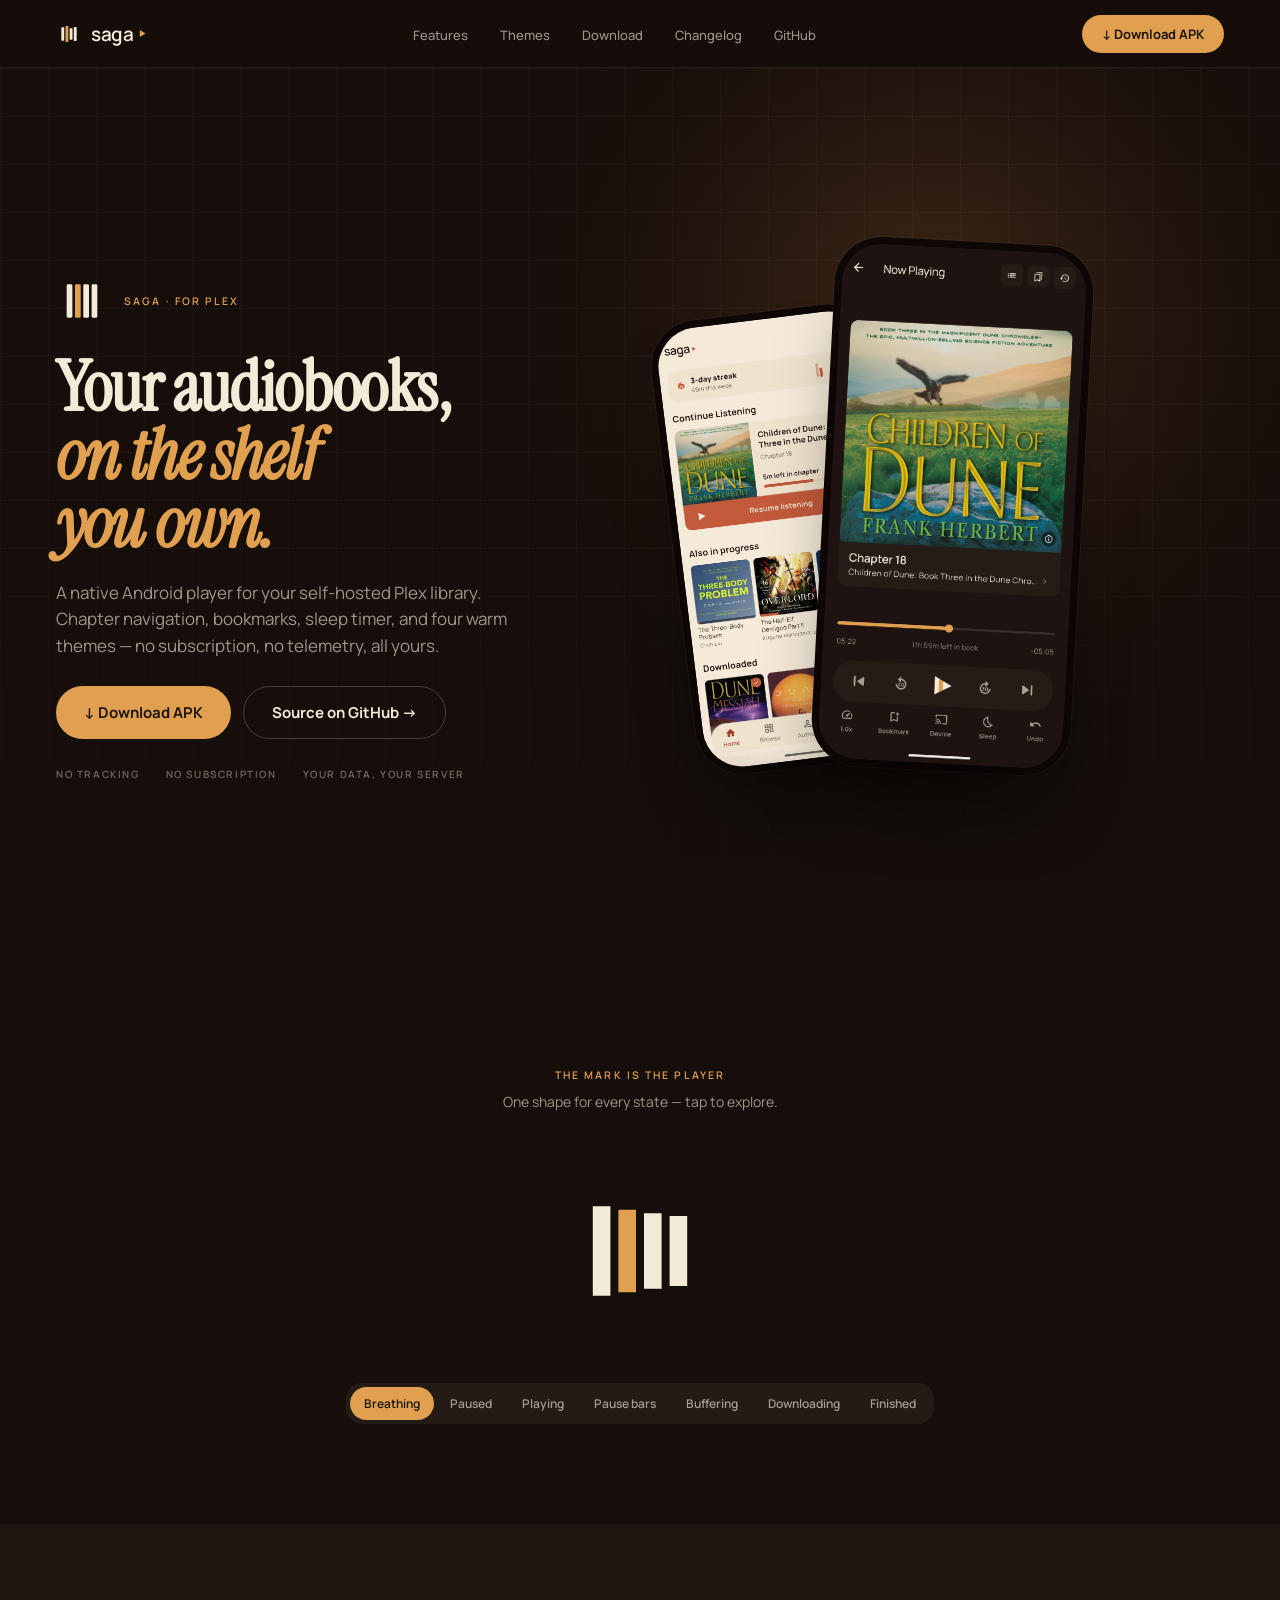
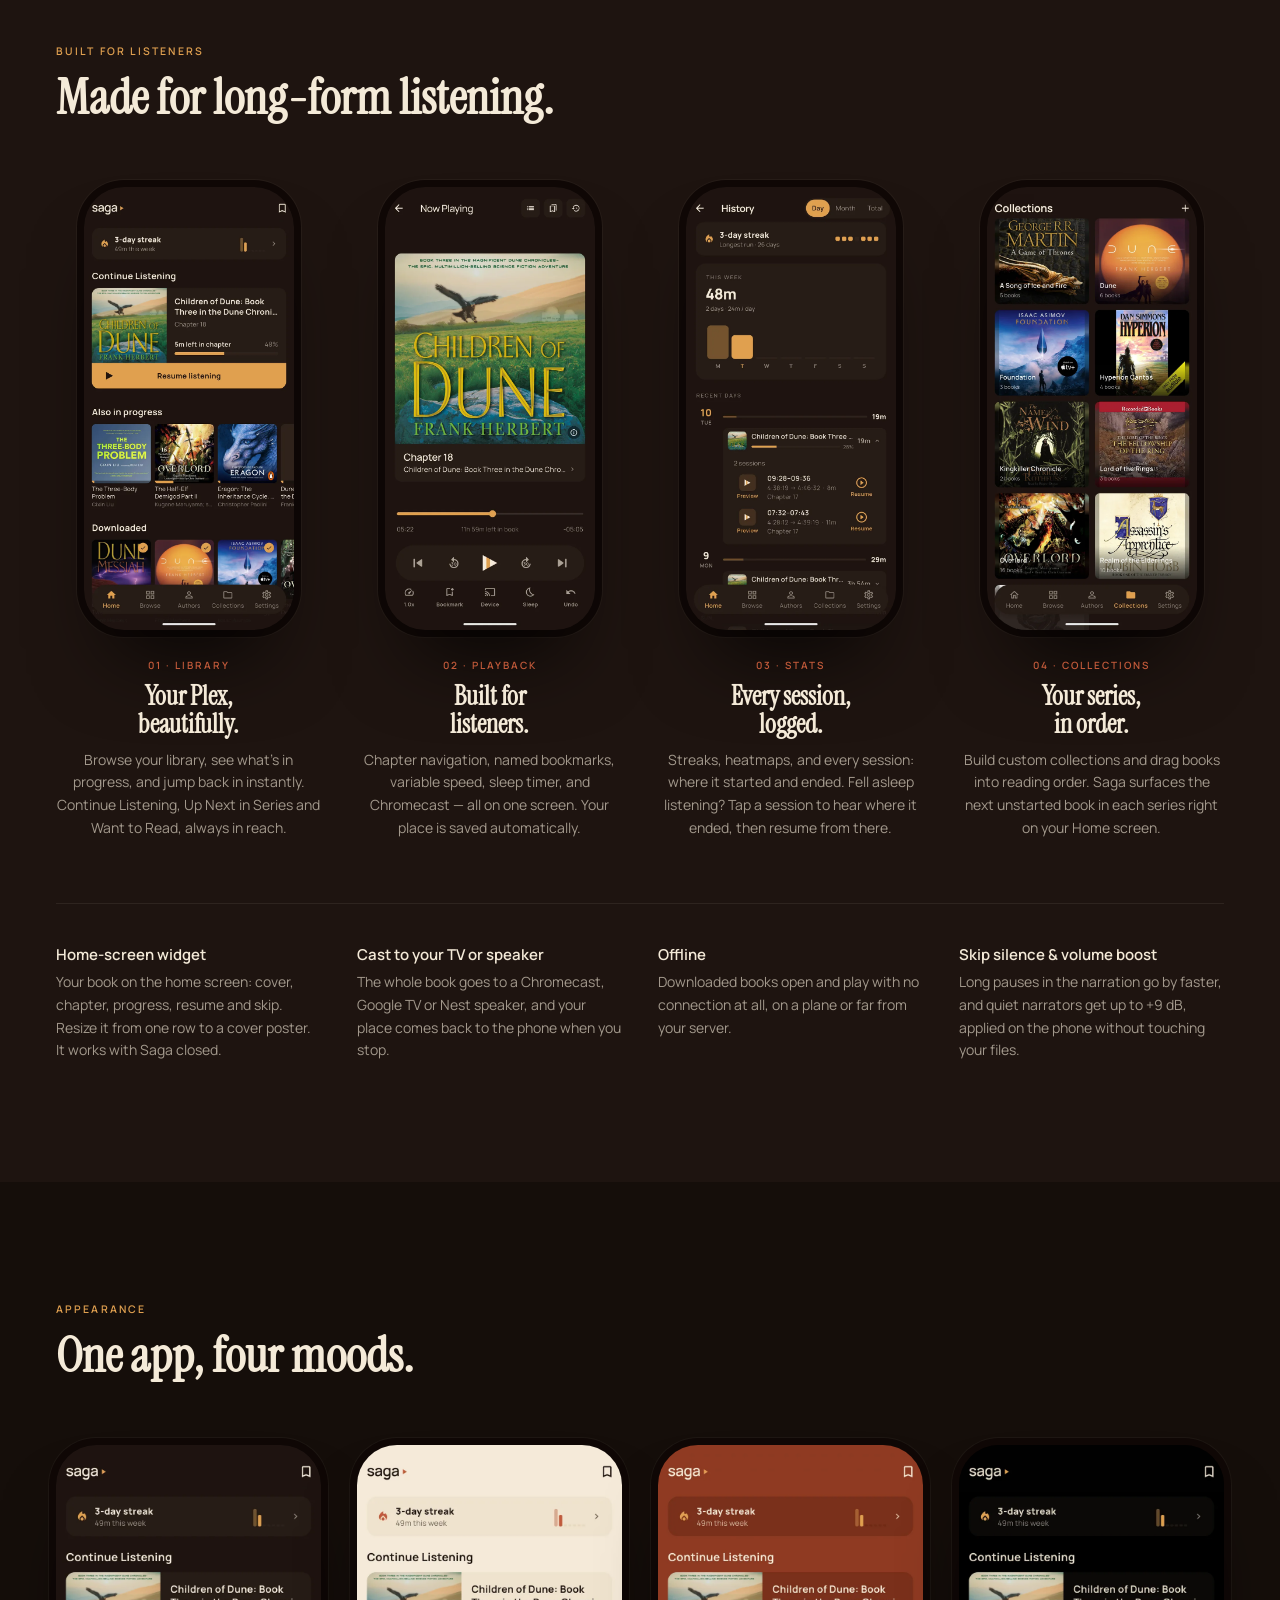
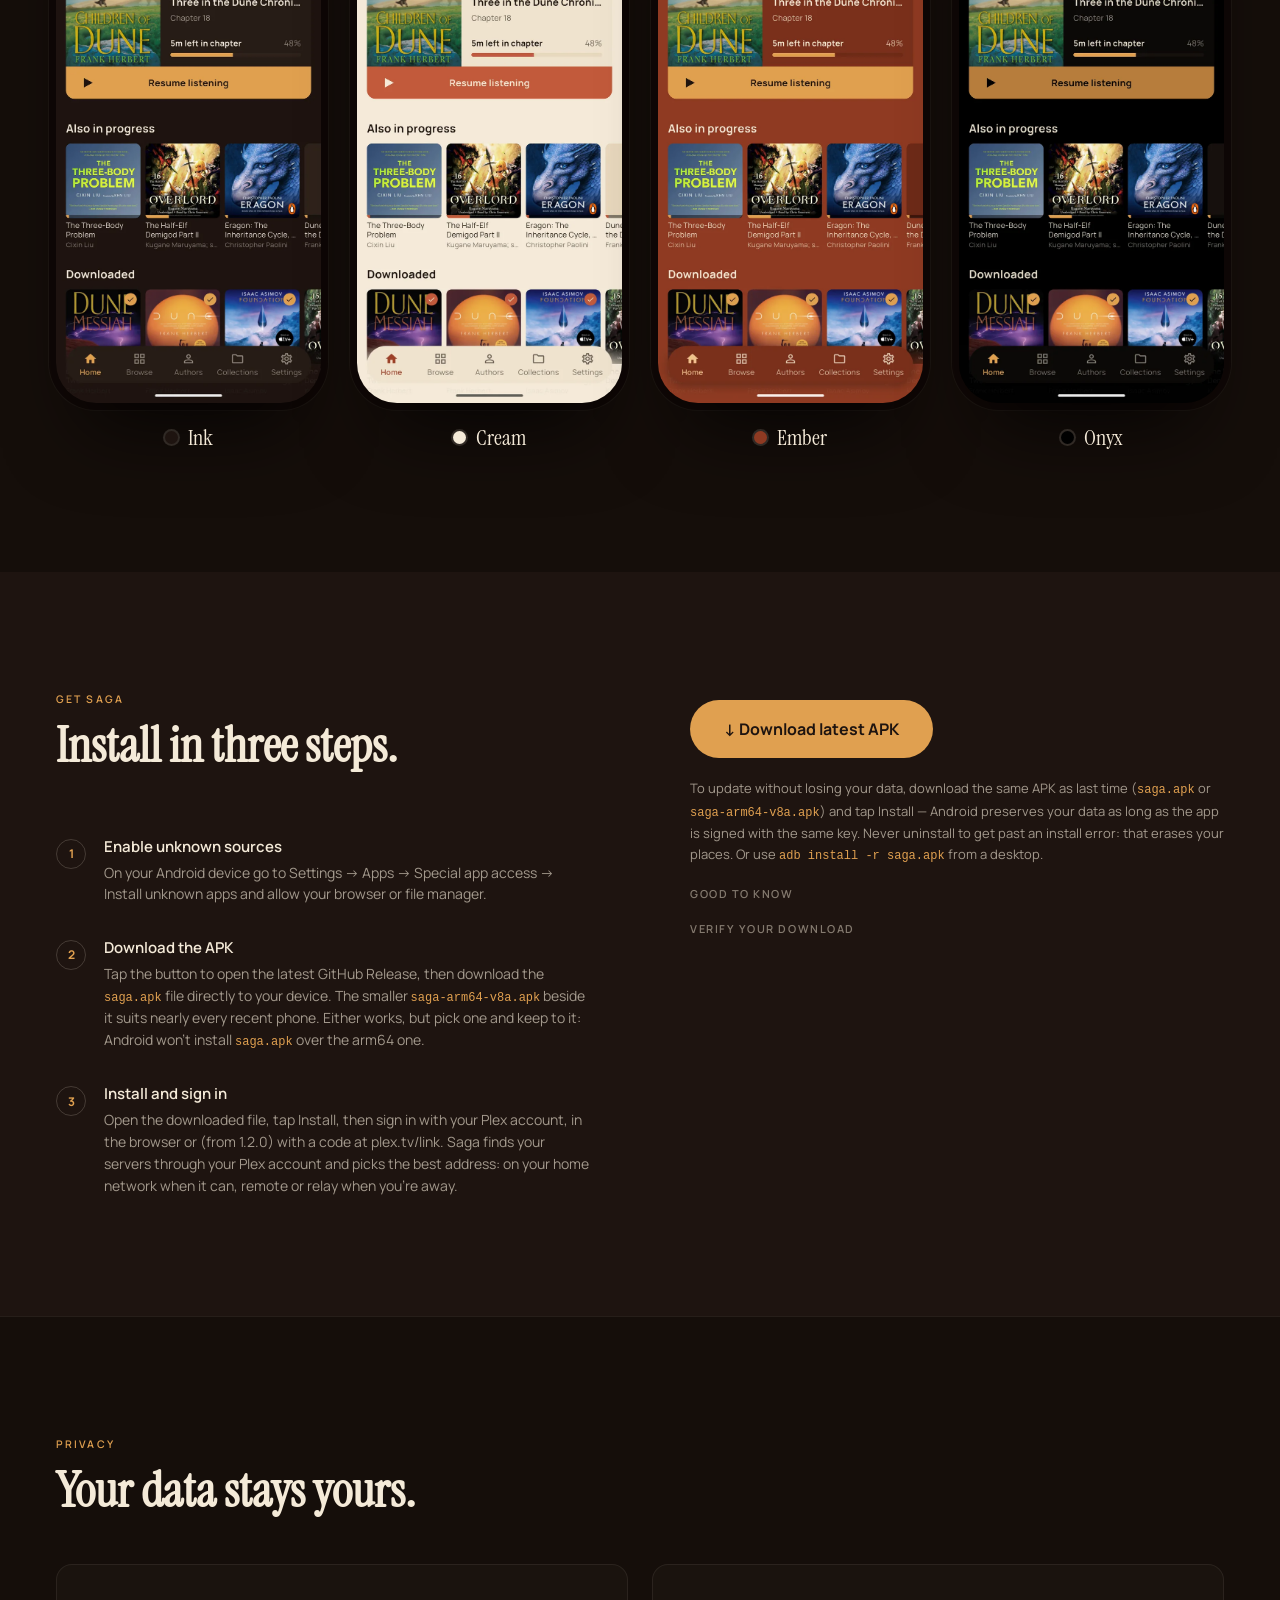
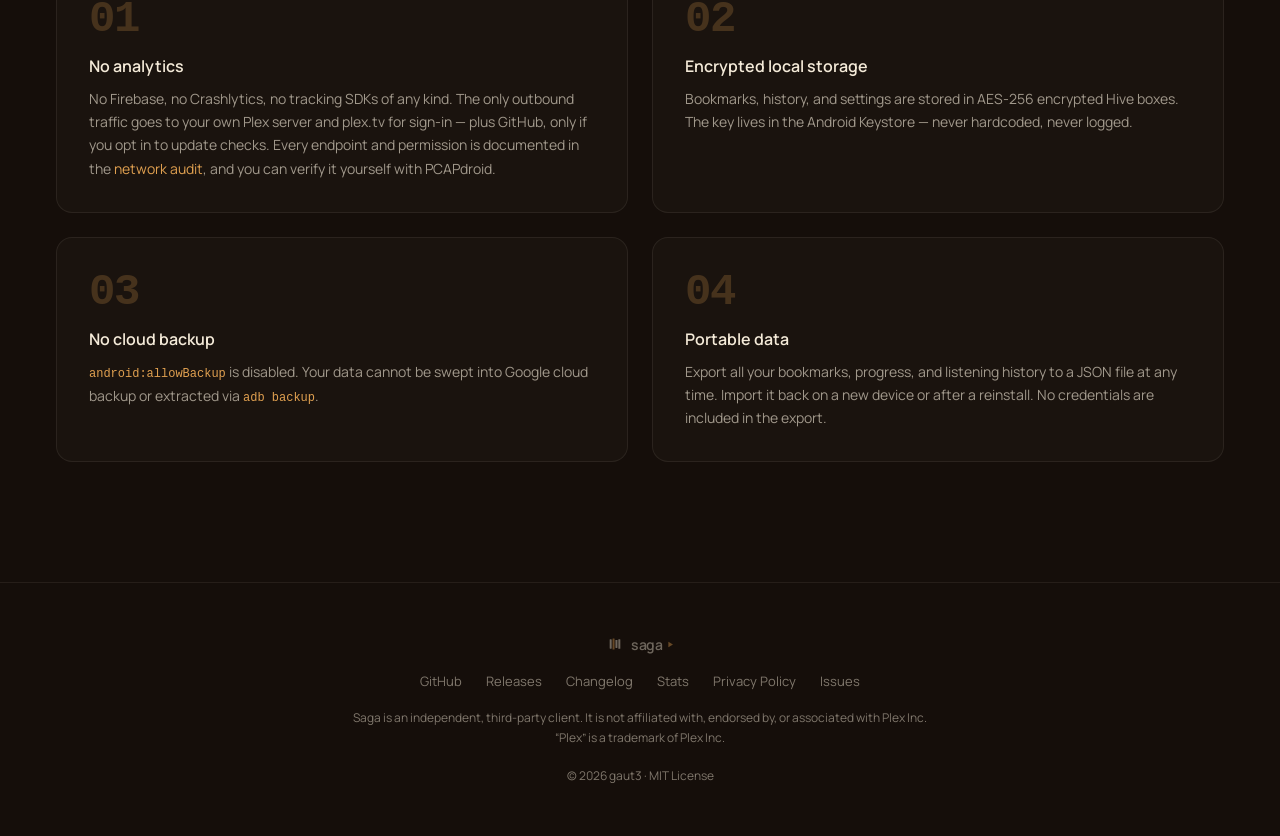
<file: docs/index.html>
<!doctype html>
<html lang="en">
<head>
  <meta charset="utf-8" />
  <title>Saga — Audiobook player for Plex</title>
  <meta name="viewport" content="width=device-width, initial-scale=1" />
  <meta name="description" content="A native Android audiobook player for your self-hosted Plex library. Stream, download offline, and track your listening. Free and open source." />
  <meta property="og:title" content="Saga — Audiobook player for Plex" />
  <meta property="og:description" content="Stream audiobooks from your Plex server. No subscription, no telemetry, all yours." />
  <meta property="og:type" content="website" />

  <link rel="icon" type="image/svg+xml" href="assets/svg/mark/saga-mark-ink-bg.svg" />
  <link rel="icon" type="image/png" sizes="96x96" href="favicon-96x96.png" />
  <link rel="icon" type="image/png" sizes="192x192" href="favicon-192x192.png" />
  <link rel="icon" href="favicon.ico" sizes="48x48" />
  <link rel="apple-touch-icon" href="apple-touch-icon.png" />

  <link rel="stylesheet" href="saga.css" />

  <style>
    body { overflow-x: hidden; }

    /* ─── ANIMATED MARK ─── */
    /* Uniform bar geometry for ALL animated states: y=36 h=128, centred at y=100.
       Logo-pose (varied heights) is static-only — nav and footer only. */
    .mark .sp, .demo-mark .sp {
      transform-box: fill-box;
      transform-origin: center center;
    }

    /* Scrolled out of view — stop repainting (toggled by the observer in JS). */
    .mark.offscreen .sp { animation-play-state: paused; }

    /* Playing — synthetic RMS envelope per spec:
       levels[i] = master + 0.18·sin(phase·rate[i] + off[i])
       rate=[1,1.6,1.3,2.0]  off=[0,1.1,2.3,3.4]  master≈0.68
       → periods from rate: 2.4 / rate[i] */
    @keyframes sp1 {
      0%,100% { transform: scaleY(0.78); }
      40%     { transform: scaleY(0.50); }
      70%     { transform: scaleY(0.86); }
    }
    @keyframes sp2 {
      0%,100% { transform: scaleY(0.72); }
      35%     { transform: scaleY(0.90); }
      65%     { transform: scaleY(0.50); }
    }
    @keyframes sp3 {
      0%,100% { transform: scaleY(0.80); }
      50%     { transform: scaleY(0.48); }
    }
    @keyframes sp4 {
      0%,100% { transform: scaleY(0.65); }
      30%     { transform: scaleY(0.94); }
      68%     { transform: scaleY(0.54); }
    }

    @media (prefers-reduced-motion: no-preference) {
      /* periods: 2.4s / rate;  delays: off/(2π) × period */
      .mark.playing .sp1 { animation: sp1 2.40s ease-in-out infinite 0.00s; }
      .mark.playing .sp2 { animation: sp2 1.50s ease-in-out infinite 0.26s; }
      .mark.playing .sp3 { animation: sp3 1.85s ease-in-out infinite 0.68s; }
      .mark.playing .sp4 { animation: sp4 1.20s ease-in-out infinite 0.65s; }
    }

    /* ─── PHONE FRAME ─── */
    .phone {
      border-radius: 40px; overflow: hidden; background: #060302;
      box-shadow:
        0 50px 80px -30px rgba(0,0,0,.75),
        0 0 0 7px #100806,
        0 0 0 8px rgba(244,234,216,.04);
      flex-shrink: 0;
    }
    /* height:auto lets the intrinsic width/height attrs reserve space without
       forcing the pixel height. */
    .phone img { display: block; width: 100%; height: auto; }

    /* ─── HERO ─── */
    #hero {
      position: relative; overflow: hidden;
      min-height: 100svh;
      display: flex; align-items: center;
      padding: 100px 56px 80px;
    }

    .hero-glow {
      position: absolute; right: -80px; top: -180px;
      width: 860px; height: 860px; pointer-events: none;
      /* No filter: blur() — an 18px blur on an 860px box forced a large offscreen
         buffer for softening a gradient that already falls off over ~390px.
         The extra stops carry the same tail at zero compositor cost. */
      background: radial-gradient(circle,
        rgba(224,160,80,.20)  0%,
        rgba(210,125,70,.11) 26%,
        rgba(194,90,58,.06)  45%,
        rgba(194,90,58,.02)  58%,
        transparent          72%);
    }

    .hero-grid {
      position: absolute; inset: 0; pointer-events: none; opacity: .032;
      background-image:
        linear-gradient(rgba(244,234,216,1) 1px, transparent 1px),
        linear-gradient(90deg, rgba(244,234,216,1) 1px, transparent 1px);
      background-size: 48px 48px;
      -webkit-mask-image: linear-gradient(to bottom, black 40%, transparent 100%);
      mask-image: linear-gradient(to bottom, black 40%, transparent 100%);
    }

    #hero::after {
      content: '';
      position: absolute; bottom: 0; left: 0; right: 0;
      height: 220px; pointer-events: none;
      background: linear-gradient(to bottom, transparent, var(--ink-bg));
    }

    .hero-inner {
      position: relative;
      max-width: 1240px; margin: 0 auto; width: 100%;
      display: grid; grid-template-columns: 1fr 1fr;
      gap: 80px; align-items: center;
    }

    .hero-copy { display: flex; flex-direction: column; gap: 22px; }

    .hero-h1 {
      font-family: var(--ff-display);
      font-size: clamp(50px, 5.5vw, 84px);
      line-height: .97; letter-spacing: -.02em;
    }
    .hero-h1 em { color: var(--amber); font-style: italic; }

    .hero-sub {
      font-size: 17px; line-height: 1.58;
      color: var(--sub); max-width: 460px;
    }

    .hero-ctas { display: flex; gap: 12px; flex-wrap: wrap; margin-top: 4px; }

    .hero-trust {
      display: flex; gap: 26px; flex-wrap: wrap; margin-top: 6px;
    }
    .hero-trust span {
      font-size: 10px; font-weight: 600;
      letter-spacing: .16em; text-transform: uppercase;
      color: var(--sub2);
    }

    .hero-phones {
      position: relative; height: 580px;
    }
    .hero-phones .phone-a {
      position: absolute; left: 0; top: 80px;
      width: 210px; transform: rotate(-7deg);
    }
    .hero-phones .phone-b {
      position: absolute; left: 150px; top: 10px;
      width: 245px; transform: rotate(3deg); z-index: 2;
    }

    /* ─── SHARED SECTION CHROME ─── */
    .section { padding: 120px 56px; }
    .section-inner { max-width: 1200px; margin: 0 auto; }

    .section-h2 {
      font-family: var(--ff-display);
      font-size: clamp(34px, 3.8vw, 52px);
      line-height: 1.05; margin: 14px 0 64px;
    }

    /* ─── MARK DEMO ─── */
    /* Animations are JS-driven (rAF morph engine). Only layout here. */
    #mark-demo { padding: 100px 56px; text-align: center; }
    .demo-caption { font-size: 14px; color: var(--sub); margin-top: 10px; }
    .demo-stage {
      display: flex; justify-content: center; align-items: center;
      height: 200px; margin: 40px 0 32px;
    }

    /* state bar */
    .state-bar {
      display: flex; flex-wrap: wrap; justify-content: center;
      background: rgba(244,234,216,0.06);
      border-radius: 16px; padding: 4px; gap: 2px;
      width: fit-content; max-width: 100%; margin: 0 auto;
    }
    .state-btn {
      font-family: var(--ff-body); font-size: 12px; font-weight: 600;
      color: var(--sub); background: transparent; border: none;
      padding: 8px 14px; border-radius: 99px; cursor: pointer;
      transition: background .15s, color .15s; white-space: nowrap;
    }
    .state-btn:hover { color: var(--cream); }
    .state-btn.active { background: var(--amber); color: var(--ink); }

    /* ─── FEATURES ─── */
    #features { background: var(--ink); }

    .features-grid {
      display: grid; grid-template-columns: repeat(4,1fr);
      gap: 36px; align-items: start;
    }

    .feature-card {
      display: flex; flex-direction: column;
      align-items: center; gap: 28px;
    }
    .feature-card .phone { width: min(210px, 100%); }

    .feature-copy { text-align: center; min-height: 100px; }
    .feature-copy .feature-eyebrow {
      font-size: 10px; font-weight: 600;
      letter-spacing: .2em; text-transform: uppercase;
      color: var(--terracotta); margin-bottom: 10px;
    }
    .feature-copy h3 {
      font-family: var(--ff-display);
      font-size: 26px; line-height: 1.1; margin-bottom: 10px;
    }
    .feature-copy p { font-size: 14px; line-height: 1.62; color: var(--sub); }

    .features-more {
      display: grid; grid-template-columns: repeat(auto-fit, minmax(200px, 1fr));
      gap: 28px 36px; margin-top: 64px; padding-top: 40px;
      border-top: 1px solid var(--border); text-align: left;
    }
    .features-more h4 { font-size: 15px; font-weight: 600; margin-bottom: 6px; }
    .features-more p { font-size: 14px; line-height: 1.62; color: var(--sub); }
    .beta-tag {
      display: inline-block; margin-left: 6px; padding: 1px 7px;
      border: 1px solid var(--amber); border-radius: 999px;
      font-size: 10px; font-weight: 600; letter-spacing: .08em;
      text-transform: uppercase; color: var(--amber); vertical-align: 2px;
    }
    .beta-note { margin-top: 28px; font-size: 13px; color: var(--sub); text-align: center; }
    .beta-note a { color: var(--amber); text-decoration: none; }

    /* ─── THEMES ─── */
    .themes-grid {
      display: grid; grid-template-columns: repeat(4,1fr);
      gap: 36px;
    }

    .theme-card {
      display: flex; flex-direction: column;
      align-items: center; gap: 20px;
    }
    .theme-card .phone { width: 100%; max-width: 300px; }

    .theme-label {
      display: flex; align-items: center; gap: 10px;
    }
    .theme-swatch {
      width: 13px; height: 13px; border-radius: 50%;
      box-shadow: 0 0 0 2px rgba(244,234,216,.14);
    }
    .theme-name {
      font-family: var(--ff-display); font-size: 22px;
    }

    /* ─── DOWNLOAD ─── */
    #download { background: var(--ink); }

    .download-layout {
      display: grid; grid-template-columns: 1fr 1fr;
      gap: 100px; align-items: start;
    }

    .steps { display: flex; flex-direction: column; gap: 32px; }

    .step { display: flex; gap: 18px; align-items: flex-start; }

    .step-num {
      width: 30px; height: 30px; border-radius: 50%; flex-shrink: 0;
      border: 1px solid rgba(244,234,216,.18);
      display: flex; align-items: center; justify-content: center;
      font-size: 12px; font-weight: 700; color: var(--amber);
      margin-top: 3px;
    }
    .step-body h4 { font-size: 15px; font-weight: 600; margin-bottom: 5px; }
    .step-body p  { font-size: 14px; line-height: 1.55; color: var(--sub); }

    .download-aside {
      display: flex; flex-direction: column; gap: 20px;
      padding-top: 8px; align-items: flex-start;
    }
    .download-note {
      font-size: 13px; line-height: 1.6; color: var(--sub2);
    }
    .download-note code {
      font-family: 'SF Mono', 'Fira Code', monospace;
      color: var(--amber); font-size: 12px;
    }
    .download-note--important { color: var(--sub); }
    .download-details { display: flex; flex-direction: column; gap: 14px; }
    .download-details summary {
      font-size: 11px; font-weight: 600;
      letter-spacing: .14em; text-transform: uppercase;
      color: var(--sub2); cursor: pointer; list-style: none;
      user-select: none;
    }
    .download-details summary::-webkit-details-marker { display: none; }

    /* ─── HERO MARK ─── */
    .hero-mark-wrap {
      display: flex; align-items: center; gap: 16px; margin-bottom: 4px;
    }

    /* ─── PRIVACY ─── */
    #privacy { border-top: 1px solid var(--border); }

    .privacy-grid {
      display: grid; grid-template-columns: repeat(2,1fr);
      gap: 24px; margin-top: 0;
    }

    .privacy-card {
      padding: 32px;
      border: 1px solid var(--border);
      border-radius: 16px;
      background: rgba(244,234,216,.025);
    }
    .privacy-card h3 { font-size: 16px; font-weight: 600; margin-bottom: 10px; }
    .privacy-card p  { font-size: 14px; line-height: 1.65; color: var(--sub); }
    .privacy-card::before {
      content: attr(data-index);
      display: block;
      font-family: 'SF Mono', 'Fira Code', monospace;
      font-size: 44px; font-weight: 700;
      color: var(--amber); opacity: 0.22;
      line-height: 1; margin-bottom: 14px;
      letter-spacing: -0.03em;
    }

    /* ─── RESPONSIVE ─── */
    @media (max-width: 860px) {
      #hero { padding: 80px 24px 60px; }
      .hero-inner { grid-template-columns: 1fr; gap: 56px; }
      .hero-copy { align-items: center; text-align: center; }
      .hero-ctas { justify-content: center; }
      .hero-phones { height: 340px; width: 300px; margin: 0 auto; }
      .hero-phones .phone-a { width: 160px; top: 40px; }
      .hero-phones .phone-b { left: 110px; top: 0; width: 190px; }

      .section { padding: 80px 24px; }
      .section-inner { text-align: center; }
      .section-inner .eyebrow { display: block; }

      .features-grid,
      .themes-grid,
      .download-layout { grid-template-columns: 1fr; gap: 40px; }

      .privacy-grid { grid-template-columns: 1fr; gap: 20px; }

      .feature-card { align-items: center; }
      .feature-card .phone,
      .theme-card .phone { max-width: 260px; }

      .download-layout > div { text-align: center; }
      .steps { text-align: left; display: inline-block; }
      .download-aside { align-items: center; }
    }
  </style>
</head>
<body>

<!-- NAV -->
<nav>
  <a class="nav-logo" href="#">
    <svg viewBox="0 0 200 200" width="26" height="26" aria-hidden="true">
      <rect x="41"  y="48" width="22" height="104" rx="5" fill="#F4EAD8"/>
      <rect x="73"  y="38" width="22" height="124" rx="5" fill="#E0A050"/>
      <rect x="105" y="56" width="22" height="88"  rx="5" fill="#F4EAD8"/>
      <rect x="137" y="46" width="22" height="108" rx="5" fill="#F4EAD8"/>
    </svg>
    <span class="nav-wordmark">saga<svg width="9" height="9" viewBox="0 0 40 40" aria-hidden="true"><path d="M8 4 L34 20 L8 36 Z" fill="#E0A050"/></svg></span>
  </a>
  <ul class="nav-links">
    <li><a href="#features">Features</a></li>
    <li><a href="#themes">Themes</a></li>
    <li><a href="#download">Download</a></li>
    <li><a href="changelog.html">Changelog</a></li>
    <li><a href="https://github.com/gaut3/saga" target="_blank" rel="noopener">GitHub</a></li>
  </ul>
  <button class="nav-toggle" id="nav-toggle" aria-label="Open navigation" aria-expanded="false">
    <svg width="18" height="14" viewBox="0 0 18 14" fill="none" aria-hidden="true">
      <rect y="0" width="18" height="2" rx="1" fill="currentColor"/>
      <rect y="6" width="18" height="2" rx="1" fill="currentColor"/>
      <rect y="12" width="18" height="2" rx="1" fill="currentColor"/>
    </svg>
  </button>
  <a class="btn btn-amber btn-sm" href="https://github.com/gaut3/saga/releases/latest">&#8595; Download APK</a>
</nav>

<!-- HERO -->
<section id="hero">
  <div class="hero-glow"></div>
  <div class="hero-grid"></div>
  <div class="hero-inner">

    <div class="hero-copy">
      <div class="hero-mark-wrap">
        <svg class="mark playing" viewBox="0 0 200 200" width="52" height="52" aria-hidden="true">
          <rect class="sp sp1" x="41"  y="36" width="22" height="128" rx="5" fill="#F4EAD8"/>
          <rect class="sp sp2" x="73"  y="36" width="22" height="128" rx="5" fill="#E0A050"/>
          <rect class="sp sp3" x="105" y="36" width="22" height="128" rx="5" fill="#F4EAD8"/>
          <rect class="sp sp4" x="137" y="36" width="22" height="128" rx="5" fill="#F4EAD8"/>
        </svg>
        <div class="eyebrow" id="hero-version">Saga &middot; For Plex</div>
      </div>
      <h1 class="hero-h1">
        Your audiobooks,<br>
        <em>on the shelf<br>you own.</em>
      </h1>
      <p class="hero-sub">
        A native Android player for your self-hosted Plex library.
        Chapter navigation, bookmarks, sleep timer, and four warm themes &mdash;
        no subscription, no telemetry, all yours.
      </p>
      <div class="hero-ctas">
        <a class="btn btn-amber btn-md" href="https://github.com/gaut3/saga/releases/latest">&#8595; Download APK</a>
        <a class="btn btn-ghost btn-md" href="https://github.com/gaut3/saga" target="_blank" rel="noopener">Source on GitHub &rarr;</a>
      </div>
      <div class="hero-trust">
        <span>No tracking</span>
        <span>No subscription</span>
        <span>Your data, your server</span>
      </div>
    </div>

    <div class="hero-phones">
      <div class="phone phone-a">
        <img src="screens/home-cream.webp" alt="Home screen, cream theme"
             width="720" height="1517" decoding="async" fetchpriority="high" />
      </div>
      <div class="phone phone-b">
        <img src="screens/player-ink.webp" alt="Now Playing screen"
             width="720" height="1517" decoding="async" fetchpriority="high" />
      </div>
    </div>

  </div>
</section>

<!-- MARK DEMO -->
<section id="mark-demo" class="section">
  <div class="section-inner">
    <div class="eyebrow">The mark is the player</div>
    <p class="demo-caption">One shape for every state &mdash; tap to explore.</p>
    <div class="demo-stage">
      <!-- JS morph engine sets polygon points each frame.
           4 polygons = 4 bar/triangle slices; z-order handles pause-bar colour. -->
      <!-- Click advances the state for pointer users; the state bar's real
           buttons are the accessible path, so the svg is hidden from AT rather
           than announced as a button a keyboard can't press. -->
      <svg id="demo-mark" viewBox="0 0 200 200" width="160" height="160" overflow="visible" style="cursor:pointer" aria-hidden="true">
        <polygon class="sp sp1" fill="#F4EAD8"/>
        <polygon class="sp sp2" fill="#E0A050"/>
        <polygon class="sp sp3" fill="#F4EAD8"/>
        <polygon class="sp sp4" fill="#F4EAD8"/>
      </svg>
    </div>
    <div class="state-bar">
      <button class="state-btn active" data-state="breathing">Breathing</button>
      <button class="state-btn" data-state="paused">Paused</button>
      <button class="state-btn" data-state="playing">Playing</button>
      <button class="state-btn" data-state="pausebars">Pause bars</button>
      <button class="state-btn" data-state="buffering">Buffering</button>
      <button class="state-btn" data-state="downloading">Downloading</button>
      <button class="state-btn" data-state="finished">Finished</button>
    </div>
  </div>
</section>

<!-- FEATURES -->
<section id="features" class="section">
  <div class="section-inner">
    <div class="eyebrow">Built for listeners</div>
    <h2 class="section-h2">Made for long-form listening.</h2>
    <div class="features-grid">

      <div class="feature-card">
        <div class="phone"><img src="screens/home-ink.webp" alt="Library screen" width="720" height="1517" loading="lazy" decoding="async" /></div>
        <div class="feature-copy">
          <div class="feature-eyebrow">01 &middot; Library</div>
          <h3>Your Plex,<br>beautifully.</h3>
          <p>Browse your library, see what&rsquo;s in progress, and jump back in instantly. Continue Listening, Up Next in Series and Want to Read, always in reach.</p>
        </div>
      </div>

      <div class="feature-card">
        <div class="phone"><img src="screens/player-ink.webp" alt="Player screen" width="720" height="1517" loading="lazy" decoding="async" /></div>
        <div class="feature-copy">
          <div class="feature-eyebrow">02 &middot; Playback</div>
          <h3>Built for<br>listeners.</h3>
          <p>Chapter navigation, named bookmarks, variable speed, sleep timer, and Chromecast &mdash; all on one screen. Your place is saved automatically.</p>
        </div>
      </div>

      <div class="feature-card">
        <div class="phone"><img src="screens/history-day-ink.webp" alt="History screen" width="720" height="1517" loading="lazy" decoding="async" /></div>
        <div class="feature-copy">
          <div class="feature-eyebrow">03 &middot; Stats</div>
          <h3>Every session,<br>logged.</h3>
          <p>Streaks, heatmaps, and every session: where it started and ended. Fell asleep listening? Tap a session to hear where it ended, then resume from there.</p>
        </div>
      </div>

      <div class="feature-card">
        <div class="phone"><img src="screens/collections-ink.webp" alt="Collections screen" width="720" height="1517" loading="lazy" decoding="async" /></div>
        <div class="feature-copy">
          <div class="feature-eyebrow">04 &middot; Collections</div>
          <h3>Your series,<br>in order.</h3>
          <p>Build custom collections and drag books into reading order. Saga surfaces the next unstarted book in each series right on your Home screen.</p>
        </div>
      </div>

    </div>
    <div class="features-more">
      <div>
        <h4>Home-screen widget</h4>
        <p>Your book on the home screen: cover, chapter, progress, resume and skip. Resize it from one row to a cover poster. It works with Saga closed.</p>
      </div>
      <div>
        <h4>Cast to your TV or speaker</h4>
        <p>The whole book goes to a Chromecast, Google TV or Nest speaker, and your place comes back to the phone when you stop.</p>
      </div>
      <div>
        <h4>Offline</h4>
        <p>Downloaded books open and play with no connection at all, on a plane or far from your server.</p>
      </div>
      <div>
        <h4>Skip silence &amp; volume boost</h4>
        <p>Long pauses in the narration go by faster, and quiet narrators get up to +9&nbsp;dB, applied on the phone without touching your files.</p>
      </div>
    </div>
  </div>
</section>

<!-- THEMES -->
<section id="themes" class="section">
  <div class="section-inner">
    <div class="eyebrow">Appearance</div>
    <h2 class="section-h2">One app, four moods.</h2>
    <div class="themes-grid">

      <div class="theme-card">
        <div class="phone"><img src="screens/home-ink.webp" alt="Ink theme" width="720" height="1517" loading="lazy" decoding="async" /></div>
        <div class="theme-label">
          <div class="theme-swatch" style="background:#1E1410"></div>
          <span class="theme-name">Ink</span>
        </div>
      </div>

      <div class="theme-card">
        <div class="phone"><img src="screens/home-cream.webp" alt="Cream theme" width="720" height="1517" loading="lazy" decoding="async" /></div>
        <div class="theme-label">
          <div class="theme-swatch" style="background:#F4EAD8"></div>
          <span class="theme-name">Cream</span>
        </div>
      </div>

      <div class="theme-card">
        <div class="phone"><img src="screens/home-ember.webp" alt="Ember theme" width="720" height="1517" loading="lazy" decoding="async" /></div>
        <div class="theme-label">
          <div class="theme-swatch" style="background:#8E3A22"></div>
          <span class="theme-name">Ember</span>
        </div>
      </div>

      <div class="theme-card">
        <div class="phone"><img src="screens/home-onyx.webp" alt="Onyx theme — true black for OLED" width="720" height="1517" loading="lazy" decoding="async" /></div>
        <div class="theme-label">
          <div class="theme-swatch" style="background:#000"></div>
          <span class="theme-name">Onyx</span>
        </div>
      </div>

    </div>
  </div>
</section>

<!-- DOWNLOAD -->
<section id="download" class="section">
  <div class="section-inner">
    <div class="download-layout">

      <div>
        <div class="eyebrow">Get Saga</div>
        <h2 class="section-h2">Install in three steps.</h2>
        <div class="steps">
          <div class="step">
            <div class="step-num">1</div>
            <div class="step-body">
              <h4>Enable unknown sources</h4>
              <p>On your Android device go to Settings &rarr; Apps &rarr; Special app access &rarr; Install unknown apps and allow your browser or file manager.</p>
            </div>
          </div>
          <div class="step">
            <div class="step-num">2</div>
            <div class="step-body">
              <h4>Download the APK</h4>
              <p>Tap the button to open the latest GitHub Release, then download the <code style="font-family:monospace;color:var(--amber);font-size:12px">saga.apk</code> file directly to your device. The smaller <code style="font-family:monospace;color:var(--amber);font-size:12px">saga-arm64-v8a.apk</code> beside it suits nearly every recent phone. Either works, but pick one and keep to it: Android won't install <code style="font-family:monospace;color:var(--amber);font-size:12px">saga.apk</code> over the arm64 one.</p>
            </div>
          </div>
          <div class="step">
            <div class="step-num">3</div>
            <div class="step-body">
              <h4>Install and sign in</h4>
              <p>Open the downloaded file, tap Install, then sign in with your Plex account, in the browser or (from 1.2.0) with a code at plex.tv/link. Saga finds your servers through your Plex account and picks the best address: on your home network when it can, remote or relay when you&rsquo;re away.</p>
            </div>
          </div>
        </div>
      </div>

      <div class="download-aside">
        <a class="btn btn-amber btn-lg" href="https://github.com/gaut3/saga/releases/latest">&#8595; Download latest APK</a>
        <p class="download-note download-note--important">
          To update without losing your data, download the same APK as last time
          (<code>saga.apk</code> or <code>saga-arm64-v8a.apk</code>) and tap Install &mdash; Android
          preserves your data as long as the app is signed with the same key. Never uninstall
          to get past an install error: that erases your places. Or use
          <code>adb install -r saga.apk</code> from a desktop.
        </p>
        <details class="download-details">
          <summary>Good to know</summary>
          <p class="download-note">Requires Android 7.0+. A running Plex Media Server with an audiobook library is required.</p>
          <p class="download-note">Prefer not to use mobile data? Enable Wi-Fi-only downloads in Settings &mdash; Saga checks your connection before each job and downloads only on Wi-Fi or ethernet.</p>
          <p class="download-note">Using Android Auto? It only lists apps from the Play Store until you allow others: in Android Auto's settings, tap <em>Version</em> about ten times, then &#8942; &rarr; Developer settings &rarr; Unknown sources. Without it, Saga&rsquo;s audio still plays through the car; you just can&rsquo;t pick books on the car&rsquo;s screen. <a href="https://github.com/gaut3/saga#troubleshooting" style="color:var(--amber);text-decoration:none">Step by step &rarr;</a></p>
          <p class="download-note">
            Prefer to build from source?<br>
            <a href="https://github.com/gaut3/saga" style="color:var(--amber);text-decoration:none">See the README &rarr;</a>
          </p>
        </details>
        <details class="download-details">
          <summary>Verify your download</summary>
          <p class="download-note">
            Every release ships a SHA-256 checksum. Compare it against the
            <code style="font-family:monospace;color:var(--amber);font-size:12px">saga.apk.sha256</code>
            file on the release page:<br>
            Windows: <code style="font-family:monospace;color:var(--amber);font-size:12px">certutil -hashfile saga.apk SHA256</code><br>
            Linux / macOS: <code style="font-family:monospace;color:var(--amber);font-size:12px">sha256sum saga.apk</code>
          </p>
          <p class="download-note">
            Releases also carry Sigstore build provenance &mdash; cryptographic proof the APK
            was built by GitHub Actions from this repository's public source. With the
            GitHub CLI:<br>
            <code style="font-family:monospace;color:var(--amber);font-size:12px">gh attestation verify saga.apk --repo gaut3/saga</code>
          </p>
          <p class="download-note">
            Releases are published <em>immutable</em>: assets cannot be modified or replaced
            after publishing.
          </p>
        </details>
      </div>

    </div>
  </div>
</section>

<!-- PRIVACY -->
<section id="privacy" class="section">
  <div class="section-inner">
    <div class="eyebrow">Privacy</div>
    <h2 class="section-h2" style="margin-bottom:48px">Your data stays yours.</h2>
    <div class="privacy-grid">

      <div class="privacy-card" data-index="01">
        <h3>No analytics</h3>
        <p>No Firebase, no Crashlytics, no tracking SDKs of any kind. The only outbound traffic goes to your own Plex server and plex.tv for sign-in &mdash; plus GitHub, only if you opt in to update checks. Every endpoint and permission is documented in the <a href="https://github.com/gaut3/saga#network-audit--every-endpoint-saga-contacts" style="color:var(--amber);text-decoration:none">network audit</a>, and you can verify it yourself with PCAPdroid.</p>
      </div>

      <div class="privacy-card" data-index="02">
        <h3>Encrypted local storage</h3>
        <p>Bookmarks, history, and settings are stored in AES-256 encrypted Hive boxes. The key lives in the Android Keystore &mdash; never hardcoded, never logged.</p>
      </div>

      <div class="privacy-card" data-index="03">
        <h3>No cloud backup</h3>
        <p><code style="font-family:monospace;font-size:12px;color:var(--amber)">android:allowBackup</code> is disabled. Your data cannot be swept into Google cloud backup or extracted via <code style="font-family:monospace;font-size:12px;color:var(--amber)">adb backup</code>.</p>
      </div>

      <div class="privacy-card" data-index="04">
        <h3>Portable data</h3>
        <p>Export all your bookmarks, progress, and listening history to a JSON file at any time. Import it back on a new device or after a reinstall. No credentials are included in the export.</p>
      </div>

    </div>
  </div>
</section>

<!-- FOOTER -->
<footer>
  <a href="#" style="display:inline-flex;align-items:center;gap:7px;text-decoration:none;opacity:.4;">
    <svg class="mark" viewBox="0 0 200 200" width="18" height="18" aria-hidden="true">
      <rect x="41"  y="48" width="22" height="104" rx="5" fill="#F4EAD8"/>
      <rect x="73"  y="38" width="22" height="124" rx="5" fill="#E0A050"/>
      <rect x="105" y="56" width="22" height="88"  rx="5" fill="#F4EAD8"/>
      <rect x="137" y="46" width="22" height="108" rx="5" fill="#F4EAD8"/>
    </svg>
    <span style="display:inline-flex;align-items:center;gap:4px;font-family:var(--ff-body);font-weight:600;font-size:14px;letter-spacing:-0.025em;color:var(--cream)">saga<svg width="7" height="7" viewBox="0 0 40 40" aria-hidden="true"><path d="M8 4 L34 20 L8 36 Z" fill="#E0A050"/></svg></span>
  </a>
  <div class="footer-links">
    <a href="https://github.com/gaut3/saga" target="_blank" rel="noopener">GitHub</a>
    <a href="https://github.com/gaut3/saga/releases" target="_blank" rel="noopener">Releases</a>
    <a href="changelog.html">Changelog</a>
    <a href="stats.html">Stats</a>
    <a href="https://github.com/gaut3/saga/blob/main/PRIVACY_POLICY.md" target="_blank" rel="noopener">Privacy Policy</a>
    <a href="https://github.com/gaut3/saga/issues" target="_blank" rel="noopener">Issues</a>
  </div>
  <p class="footer-legal">
    Saga is an independent, third-party client. It is not affiliated with, endorsed by,
    or associated with Plex&nbsp;Inc. &ldquo;Plex&rdquo; is a trademark of Plex&nbsp;Inc.
  </p>
  <p class="footer-legal">&copy; 2026 gaut3 &middot; MIT License</p>
</footer>

<script>
(function () {
  const svg = document.getElementById('demo-mark');
  if (!svg) return;
  const polys = Array.from(svg.querySelectorAll('.sp'));

  // ── Spec geometry (200×200 design box) ──────────────────────
  // TRI: four contiguous wedges that form the play triangle
  const TRI = [
    [[41,36],[70.5,52],[70.5,148],[41,164]],
    [[70.5,52],[100,68],[100,132],[70.5,148]],
    [[100,68],[129.5,84],[129.5,116],[100,132]],
    [[129.5,84],[159,100],[159,100],[129.5,116]]
  ];
  // BAR: four uniform upright spines (y=36 h=128, centred at y=100)
  const BAR = [
    [[41,36],[63,36],[63,164],[41,164]],
    [[73,36],[95,36],[95,164],[73,164]],
    [[105,36],[127,36],[127,164],[105,164]],
    [[137,36],[159,36],[159,164],[137,164]]
  ];
  // PB: pause-bars — bar0+1 merge amber-left, bar2+3 merge cream-right
  // z-order: bar1 (amber) paints over bar0 (cream) → left reads amber ✓
  const PB = [
    [[41,36],[95,36],[95,164],[41,164]],
    [[41,36],[95,36],[95,164],[41,164]],
    [[105,36],[159,36],[159,164],[105,164]],
    [[105,36],[159,36],[159,164],[105,164]]
  ];

  const SHAPES  = { paused:TRI, playing:BAR, buffering:BAR, downloading:BAR, breathing:BAR, pausebars:PB, finished:BAR };
  // downloading is the one bottom-anchored exception
  const ORIGINS = { paused:'c', playing:'c', buffering:'c', downloading:'b', breathing:'c', pausebars:'c', finished:'c' };

  const clamp = (v,lo,hi) => Math.max(lo, Math.min(hi, v));
  // easeInOutCubic — spec: cubic-bezier(.66,0,.34,1) ≈ easeInOutCubic
  const eic = t => t < .5 ? 4*t*t*t : 1 - Math.pow(-2*t+2, 3)/2;

  // Celebrate keyframes matching the app: 1 → 0.42 → 1.18 → 0.94 → 1
  // Overshoot at 0.54 pushes bars above their normal height (1.18 = 118%).
  function celebrate(u) {
    const pts = [[0,1.0],[0.26,0.42],[0.54,1.18],[0.76,0.94],[1.0,1.0]];
    for (let i = 0; i < pts.length-1; i++) {
      const [t0,v0] = pts[i], [t1,v1] = pts[i+1];
      if (u <= t1) {
        const f = (u-t0)/(t1-t0);
        const fe = f<.5 ? 2*f*f : 1-Math.pow(-2*f+2,2)/2; // easeInOut per segment
        return v0 + (v1-v0)*fe;
      }
    }
    return 1.0;
  }

  // ── Level functions per state (phase in seconds) ─────────────
  const LEVELS = {
    paused:     ()  => [1, 1, 1, 1],
    playing:     t  => { const r=[1,1.6,1.3,2.0], o=[0,1.1,2.3,3.4], m=0.68;
                         return r.map((v,i) => clamp(m + 0.18*Math.sin(t*v*2 + o[i]), .16, 1)); },
    buffering:   t  => [0,1,2,3].map(i => 0.3 + 0.7*((Math.sin(t*Math.PI*2/1.4 - i*0.5)+1)/2)),
    downloading: t  => { const p=(t%2.8)/2.8; return [0,1,2,3].map(i => clamp(p*4-i, .14, 1)); },
    breathing:   t  => [0,.15,.30,.45].map(s => 0.82 + 0.18*Math.sin(2*Math.PI*(t-s)/2.4)),
    pausebars:  ()  => [1, 1, 1, 1],
    // Matches the app exactly: 4.5s cycle, first half blooms via celebrate()
    // keyframes (overshoot to 1.18), second half rests on the logo pose heights.
    // Bell-weight envelope ensures bars start and end exactly on the logo pose.
    finished:    t  => {
      const logo = [0.78, 1.0, 0.66, 0.86];
      const c = (t / 4.5) % 1.0;
      if (c < 0.5) {
        const cb = c / 0.5;
        const w = Math.sin(Math.PI * cb); // bell: 0 at cycle edges, 1 at peak
        return logo.map((lp, i) => {
          const u = clamp(cb * 1.12 - i * 0.04, 0, 1);
          return clamp(lp + (celebrate(u) - lp) * w, 0.12, 1.4);
        });
      }
      return [...logo];
    },
  };

  // ── Morph state ───────────────────────────────────────────────
  const cp = b => b.map(r => r.map(p => [...p]));  // deep copy
  let state = 'playing';
  let fromShape = cp(BAR), toShape = cp(BAR);
  let morphT = 1, morphStart = null;
  const MORPH_DUR = 470;  // ms, per spec
  let phase = 0, lastTs = null;

  // States whose levels never change: once the morph settles there is nothing left
  // to draw, so the loop stops outright rather than spinning on identical frames.
  const STATIC = new Set(['paused', 'pausebars']);
  const reduceMotion = window.matchMedia('(prefers-reduced-motion: reduce)');
  let rafId = null;                    // null = loop not running
  let inView = false;                  // driven by the IntersectionObserver below
  const lastPoints = ['', '', '', ''];

  function lerpShape(a, b, t) {
    return a.map((bar,i) => bar.map((_,k) => [
      a[i][k][0] + (b[i][k][0]-a[i][k][0])*t,
      a[i][k][1] + (b[i][k][1]-a[i][k][1])*t
    ]));
  }

  // Apply level scaling around bar centre (or bottom for downloading)
  function applyLevel(pts, lv, mt, origin) {
    const el = 1 + (lv-1)*mt;  // blends to 1 at morphT=0 so shape transition is clean
    const cy = origin==='b'
      ? Math.max(pts[2][1], pts[3][1])        // bottom edge
      : (pts[0][1] + pts[2][1]) / 2;          // vertical centre
    return pts.map(p => [p[0], cy + (p[1]-cy)*el]);
  }

  // Draws one frame. Returns false when the mark has nothing further to animate.
  function draw(dt, ts) {
    phase += dt;

    if (morphStart !== null) morphT = Math.min(1, (ts-morphStart)/MORPH_DUR);
    const et = eic(morphT);
    const shape = lerpShape(fromShape, toShape, et);
    const levels = LEVELS[state](phase);
    const origin = ORIGINS[state];

    polys.forEach((poly, i) => {
      const pts = applyLevel(shape[i], levels[i], et, origin);
      const s = pts.map(p => p.map(v => v.toFixed(1)).join(',')).join(' ');
      // The attribute write is the costly half; skip it when geometry is unchanged.
      if (s !== lastPoints[i]) { poly.setAttribute('points', s); lastPoints[i] = s; }
    });

    if (morphT >= 1) morphStart = null;
    return !(morphT >= 1 && STATIC.has(state));
  }

  function tick(ts) {
    const dt = lastTs === null ? 0 : (ts-lastTs)/1000;
    lastTs = ts;
    rafId = (draw(dt, ts) && inView) ? requestAnimationFrame(tick) : null;
  }

  function start() {
    if (rafId !== null || !inView || reduceMotion.matches) return;
    lastTs = null;                 // resume where we paused — no phase jump
    rafId = requestAnimationFrame(tick);
  }

  function stop() {
    if (rafId !== null) { cancelAnimationFrame(rafId); rafId = null; }
  }

  // Reduced motion: no loop at all, just the settled shape for the chosen state.
  function drawStatic() {
    morphT = 1; morphStart = null;
    fromShape = cp(toShape);
    draw(0, 0);
  }

  // Init to breathing (idle/splash state — mark just sits quietly)
  state = 'breathing';
  fromShape = cp(BAR); toShape = cp(BAR);
  polys.forEach((p,i) => {
    lastPoints[i] = BAR[i].map(pt=>pt.join(',')).join(' ');
    p.setAttribute('points', lastPoints[i]);
  });

  // Only run while the demo is actually on screen.
  if ('IntersectionObserver' in window) {
    new IntersectionObserver(entries => {
      inView = entries[0].isIntersecting;
      if (inView) start(); else stop();
    }, { rootMargin: '120px' }).observe(svg);
  } else {
    inView = true;
    start();
  }

  if (reduceMotion.addEventListener) {
    reduceMotion.addEventListener('change', () => {
      if (reduceMotion.matches) { stop(); drawStatic(); } else start();
    });
  }

  // ── State switching ───────────────────────────────────────────
  function setState(s) {
    if (!SHAPES[s]) return;
    const et = eic(morphT);
    fromShape = lerpShape(fromShape, toShape, et);
    toShape   = cp(SHAPES[s]);
    state     = s;
    if (reduceMotion.matches) { drawStatic(); return; }
    morphT    = 0;
    morphStart = performance.now();
    start();                       // restart if a static state had stopped the loop
  }

  // Cycle order — mirrors the natural app experience
  const CYCLE = ['breathing', 'paused', 'playing', 'pausebars', 'buffering', 'downloading', 'finished'];
  let cycleIdx = 0;  // starts at breathing

  function setActiveBtn(s) {
    document.querySelectorAll('.state-btn').forEach(b => {
      b.classList.toggle('active', b.dataset.state === s);
    });
  }

  // Click the mark → advance to next state in cycle
  svg.addEventListener('click', () => {
    cycleIdx = (cycleIdx + 1) % CYCLE.length;
    const s = CYCLE[cycleIdx];
    setState(s);
    setActiveBtn(s);
  });

  // State-bar buttons → jump to that state and sync cycle position
  document.querySelectorAll('.state-btn').forEach(btn => {
    btn.addEventListener('click', () => {
      const s = btn.dataset.state;
      cycleIdx = CYCLE.indexOf(s);
      setState(s);
      setActiveBtn(s);
    });
  });
})();

// Pause the hero mark's CSS animation once it scrolls out of view.
(function () {
  const heroMark = document.querySelector('#hero .mark');
  if (!heroMark || !('IntersectionObserver' in window)) return;
  new IntersectionObserver(entries => {
    heroMark.classList.toggle('offscreen', !entries[0].isIntersecting);
  }, { rootMargin: '80px' }).observe(heroMark);
})();

// Nav toggle
(function () {
  const toggle = document.getElementById('nav-toggle');
  if (!toggle) return;
  const nav = toggle.closest('nav');
  toggle.addEventListener('click', () => {
    const open = nav.classList.toggle('nav-open');
    toggle.setAttribute('aria-expanded', String(open));
  });
  document.addEventListener('click', e => {
    if (!e.target.closest('nav') && nav.classList.contains('nav-open')) {
      nav.classList.remove('nav-open');
      toggle.setAttribute('aria-expanded', 'false');
    }
  });
})();

// Fetch latest release tag and inject into hero eyebrow
fetch('https://api.github.com/repos/gaut3/saga/releases/latest')
  .then(r => r.ok ? r.json() : null)
  .then(data => {
    if (data && data.tag_name) {
      const el = document.getElementById('hero-version');
      if (el) el.textContent = 'Saga · ' + data.tag_name + ' · For Plex';
    }
  })
  .catch(() => {});
</script>
</body>
</html>
</file>
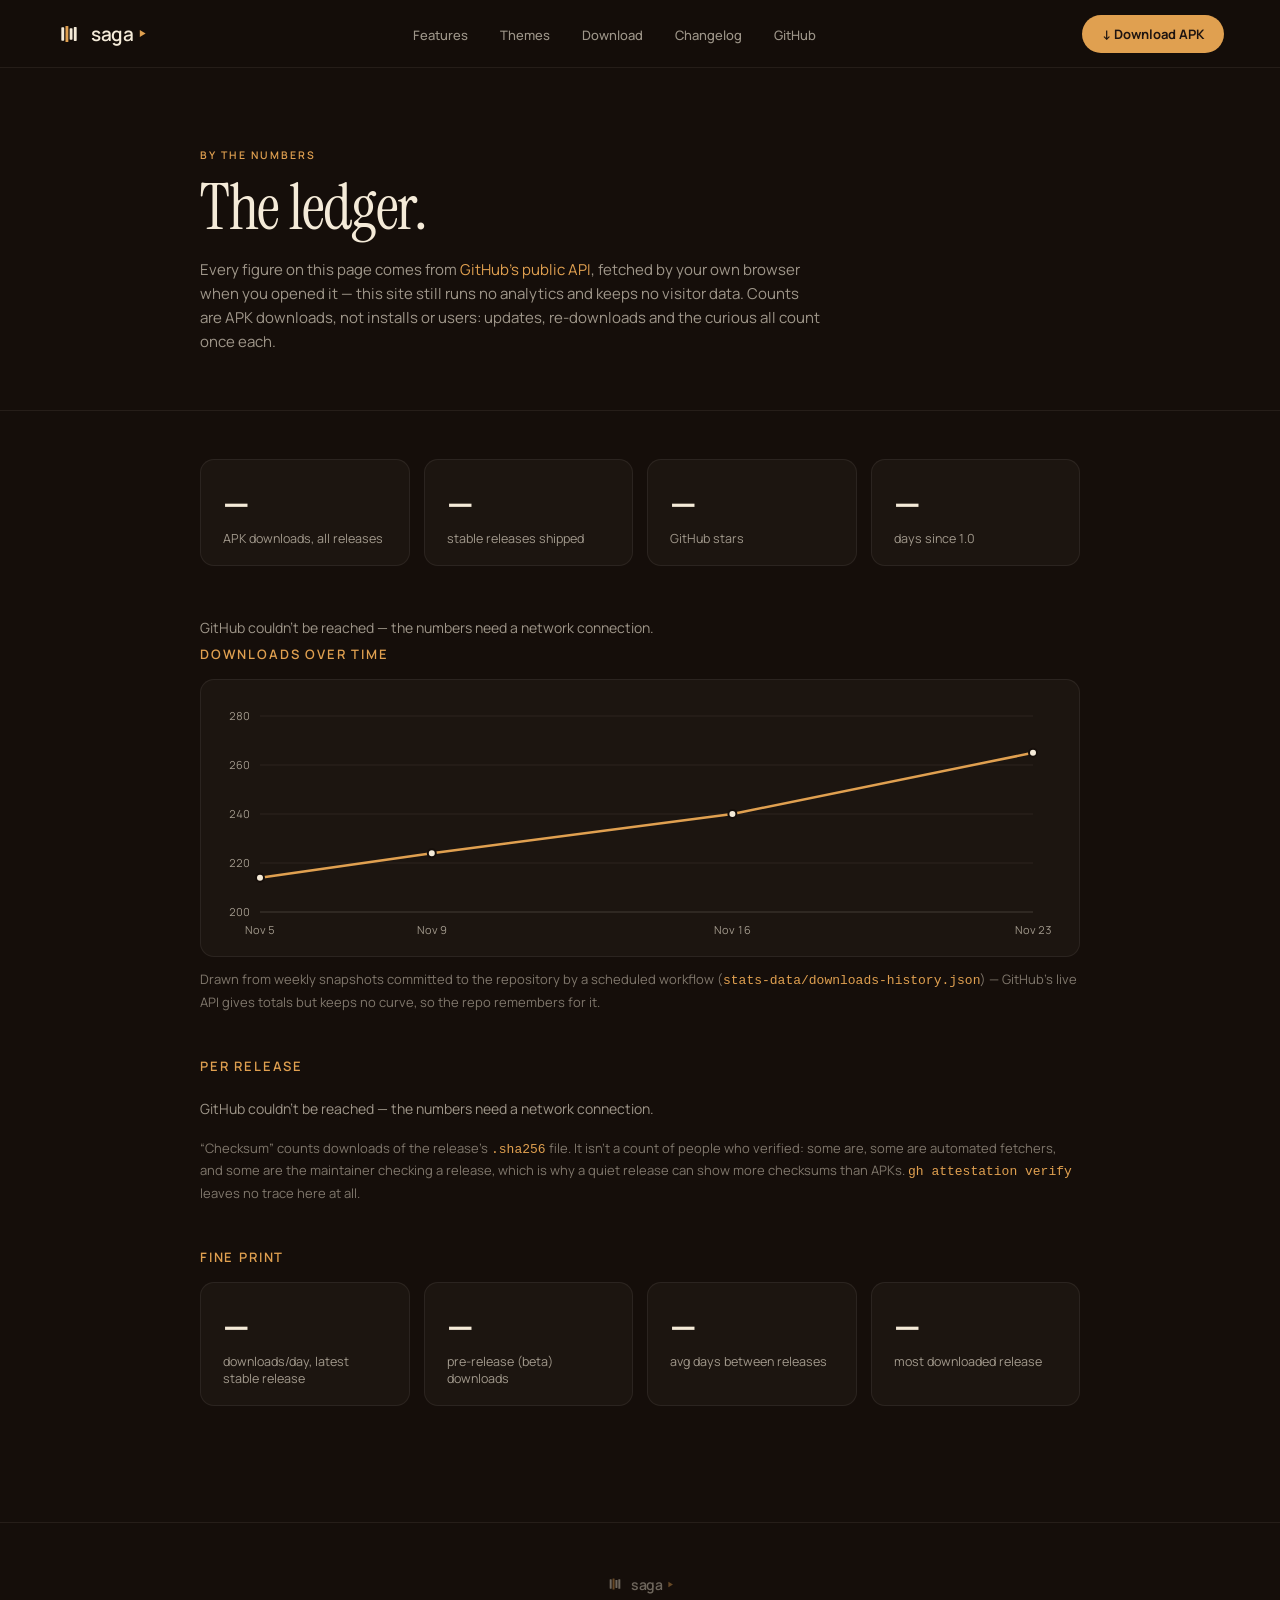
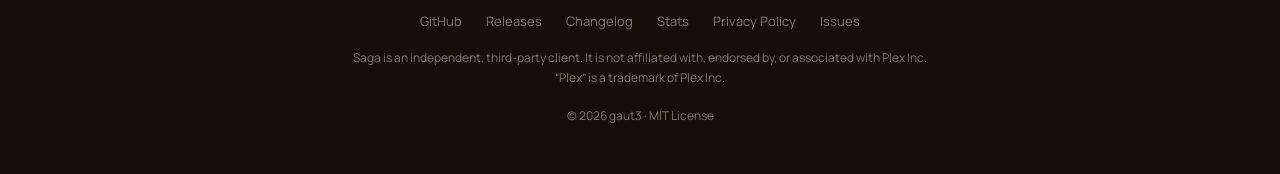
<file: docs/stats.html>
<!doctype html>
<html lang="en">
<head>
  <meta charset="utf-8" />
  <title>Stats — Saga</title>
  <meta name="viewport" content="width=device-width, initial-scale=1" />
  <meta name="description" content="Saga by the numbers — downloads, releases, and project activity, straight from GitHub's public API." />

  <link rel="icon" type="image/svg+xml" href="assets/svg/mark/saga-mark-ink-bg.svg" />
  <link rel="icon" type="image/png" sizes="96x96" href="favicon-96x96.png" />
  <link rel="icon" type="image/png" sizes="192x192" href="favicon-192x192.png" />
  <link rel="icon" href="favicon.ico" sizes="48x48" />
  <link rel="apple-touch-icon" href="apple-touch-icon.png" />

  <link rel="stylesheet" href="saga.css" />

  <style>
    /* ─── PAGE HEADER (same pattern as changelog.html) ─── */
    .page-header { padding: 80px 56px 56px; border-bottom: 1px solid var(--border); }
    .page-header-inner { max-width: 880px; margin: 0 auto; }
    .eyebrow { margin-bottom: 14px; }
    .page-h1 {
      font-family: var(--ff-display);
      font-size: clamp(40px, 5vw, 64px);
      line-height: 1.0; letter-spacing: -.02em; font-weight: 400;
    }
    .page-sub { margin-top: 18px; font-size: 15px; line-height: 1.6; color: var(--sub); max-width: 620px; }
    .page-sub a { color: var(--amber); text-decoration: none; }

    .content { padding: 48px 56px 72px; }
    .content-inner { max-width: 880px; margin: 0 auto; }

    /* ─── STAT CARDS ─── */
    .stat-grid {
      display: grid; grid-template-columns: repeat(4, minmax(0,1fr));
      gap: 14px; margin-bottom: 44px;
    }
    .stat-card {
      border: 1px solid var(--border); border-radius: 14px;
      background: rgba(244,234,216,.03);
      padding: 20px 22px 18px;
    }
    .stat-card .n {
      font-size: clamp(26px, 3vw, 34px); font-weight: 700;
      letter-spacing: -.02em; color: var(--cream);
      font-variant-numeric: tabular-nums;
    }
    .stat-card .n em { font-style: normal; color: var(--amber); }
    .stat-card .l { margin-top: 4px; font-size: 12.5px; color: var(--sub); }

    /* ─── SECTIONS ─── */
    .sec { margin-bottom: 44px; }
    .sec h2 {
      font-size: 13px; font-weight: 600; letter-spacing: .14em;
      text-transform: uppercase; color: var(--amber);
      margin-bottom: 16px;
    }
    .sec .note { font-size: 13px; color: var(--sub2); line-height: 1.6; margin-top: 12px; }

    /* ─── CHART ─── */
    .chart-wrap {
      border: 1px solid var(--border); border-radius: 14px;
      background: rgba(244,234,216,.03); padding: 22px 22px 14px;
    }
    .chart-inner { position: relative; }
    .chart-wrap svg {
      width: 100%; display: block; cursor: crosshair;
      touch-action: pan-y; outline: none; border-radius: 6px;
    }
    .chart-wrap svg:focus-visible { outline: 2px solid var(--amber); outline-offset: 4px; }
    .chart-axis {
      font-size: 11px; fill: var(--sub); font-family: var(--ff-body);
      font-variant-numeric: tabular-nums;
    }
    .chart-tip {
      position: absolute; pointer-events: none; white-space: nowrap;
      background: #2A1D17; border: 1px solid rgba(244,234,216,.16);
      border-radius: 10px; padding: 9px 12px 10px;
      box-shadow: 0 8px 24px rgba(0,0,0,.4);
    }
    .chart-tip .d { font-size: 11.5px; color: var(--sub); }
    .chart-tip .v {
      font-size: 15px; font-weight: 700; color: var(--cream);
      font-variant-numeric: tabular-nums; margin-top: 1px;
    }
    .chart-tip .c { font-size: 11.5px; color: var(--amber); margin-top: 2px; }

    /* ─── RELEASE TABLE ─── */
    table { width: 100%; border-collapse: collapse; font-size: 14px; }
    th {
      text-align: left; font-size: 11px; font-weight: 600;
      letter-spacing: .12em; text-transform: uppercase; color: var(--sub2);
      padding: 0 12px 10px; border-bottom: 1px solid var(--border);
    }
    td {
      padding: 11px 12px; border-bottom: 1px solid var(--border);
      color: var(--cream); font-variant-numeric: tabular-nums;
    }
    td.r, th.r { text-align: right; }
    td .tag { font-weight: 600; }
    td.sub { color: var(--sub); }
    tr.latest td { background: rgba(224,160,80,.05); }

    .state-msg { font-size: 14px; color: var(--sub); padding: 8px 0; }
    /* .btn sets display, which would otherwise beat the hidden attribute. */
    [hidden] { display: none !important; }

    @media (max-width: 860px) {
      .page-header, .content { padding-left: 24px; padding-right: 24px; }
      .stat-grid { grid-template-columns: repeat(2, minmax(0,1fr)); }
    }
    @media (max-width: 520px) {
      th:nth-child(2), td:nth-child(2) { display: none; } /* date column */
    }
  </style>
</head>
<body>

<nav>
  <a class="nav-logo" href="index.html">
    <svg viewBox="0 0 200 200" width="26" height="26" aria-hidden="true">
      <rect x="41"  y="48" width="22" height="104" rx="5" fill="#F4EAD8"/>
      <rect x="73"  y="38" width="22" height="124" rx="5" fill="#E0A050"/>
      <rect x="105" y="56" width="22" height="88"  rx="5" fill="#F4EAD8"/>
      <rect x="137" y="46" width="22" height="108" rx="5" fill="#F4EAD8"/>
    </svg>
    <span class="nav-wordmark">saga<svg width="9" height="9" viewBox="0 0 40 40" aria-hidden="true"><path d="M8 4 L34 20 L8 36 Z" fill="#E0A050"/></svg></span>
  </a>
  <ul class="nav-links">
    <li><a href="index.html#features">Features</a></li>
    <li><a href="index.html#themes">Themes</a></li>
    <li><a href="index.html#download">Download</a></li>
    <li><a href="changelog.html">Changelog</a></li>
    <li><a href="https://github.com/gaut3/saga" target="_blank" rel="noopener">GitHub</a></li>
  </ul>
  <a class="btn btn-amber btn-sm" href="https://github.com/gaut3/saga/releases/latest">&#8595; Download APK</a>
</nav>

<!-- PAGE HEADER -->
<div class="page-header">
  <div class="page-header-inner">
    <div class="eyebrow">By the numbers</div>
    <h1 class="page-h1">The ledger.</h1>
    <p class="page-sub">
      Every figure on this page comes from
      <a href="https://docs.github.com/en/rest/releases" target="_blank" rel="noopener">GitHub's public API</a>,
      fetched by your own browser when you opened it &mdash; this site still runs no analytics
      and keeps no visitor data. Counts are APK downloads, not installs or users: updates,
      re-downloads and the curious all count once each.
    </p>
  </div>
</div>

<div class="content">
  <div class="content-inner">

    <!-- HERO STATS -->
    <div class="stat-grid" id="hero-stats">
      <div class="stat-card"><div class="n" id="s-total">&mdash;</div><div class="l">APK downloads, all releases</div></div>
      <div class="stat-card"><div class="n" id="s-releases">&mdash;</div><div class="l">stable releases shipped</div></div>
      <div class="stat-card"><div class="n" id="s-stars">&mdash;</div><div class="l">GitHub stars</div></div>
      <div class="stat-card"><div class="n" id="s-days">&mdash;</div><div class="l">days since 1.0</div></div>
    </div>
    <p class="state-msg" id="api-state" hidden></p>

    <!-- DOWNLOADS OVER TIME -->
    <div class="sec">
      <h2>Downloads over time</h2>
      <div class="chart-wrap" id="chart-wrap">
        <p class="state-msg" id="chart-state">Loading history&hellip;</p>
      </div>
      <p class="note">
        Drawn from weekly snapshots committed to the repository by a scheduled workflow
        (<code style="color:var(--amber)">stats-data/downloads-history.json</code>) &mdash;
        GitHub's live API gives totals but keeps no curve, so the repo remembers for it.
      </p>
    </div>

    <!-- PER-RELEASE TABLE -->
    <div class="sec">
      <h2>Per release</h2>
      <table id="rel-table" hidden>
        <thead>
          <tr><th>Release</th><th>Published</th><th class="r">APK</th><th class="r">Checksum</th></tr>
        </thead>
        <tbody id="rel-body"></tbody>
      </table>
      <button type="button" class="btn btn-ghost btn-sm" id="rel-more" hidden style="margin-top:16px"></button>
      <p class="state-msg" id="rel-state">Loading releases&hellip;</p>
      <p class="note">
        &ldquo;Checksum&rdquo; counts downloads of the release's <code style="color:var(--amber)">.sha256</code>
        file. It isn't a count of people who verified: some are, some are automated fetchers,
        and some are the maintainer checking a release, which is why a quiet release can show
        more checksums than APKs. <code style="color:var(--amber)">gh attestation verify</code>
        leaves no trace here at all.
      </p>
    </div>

    <!-- BETA TABLE (kept apart so a run of betas can't push the releases out of view) -->
    <div class="sec" id="beta-sec" hidden>
      <h2>Betas</h2>
      <table id="beta-table">
        <thead>
          <tr><th>Beta</th><th>Published</th><th class="r">APK</th><th class="r">Checksum</th></tr>
        </thead>
        <tbody id="beta-body"></tbody>
      </table>
      <button type="button" class="btn btn-ghost btn-sm" id="beta-more" hidden style="margin-top:16px"></button>
    </div>

    <!-- FINE PRINT -->
    <div class="sec">
      <h2>Fine print</h2>
      <div class="stat-grid">
        <div class="stat-card"><div class="n" id="f-velocity">&mdash;</div><div class="l">downloads/day, latest stable release</div></div>
        <div class="stat-card"><div class="n" id="f-beta">&mdash;</div><div class="l">pre-release (beta) downloads</div></div>
        <div class="stat-card"><div class="n" id="f-cadence">&mdash;</div><div class="l">avg days between releases</div></div>
        <div class="stat-card"><div class="n" id="f-top">&mdash;</div><div class="l" id="f-top-l">most downloaded release</div></div>
      </div>
    </div>

  </div>
</div>

<!-- FOOTER -->
<footer>
  <a href="index.html" style="display:inline-flex;align-items:center;gap:7px;text-decoration:none;opacity:.4;">
    <svg viewBox="0 0 200 200" width="18" height="18" aria-hidden="true">
      <rect x="41"  y="48" width="22" height="104" rx="5" fill="#F4EAD8"/>
      <rect x="73"  y="38" width="22" height="124" rx="5" fill="#E0A050"/>
      <rect x="105" y="56" width="22" height="88"  rx="5" fill="#F4EAD8"/>
      <rect x="137" y="46" width="22" height="108" rx="5" fill="#F4EAD8"/>
    </svg>
    <span style="display:inline-flex;align-items:center;gap:4px;font-family:var(--ff-body);font-weight:600;font-size:14px;letter-spacing:-0.025em;color:var(--cream)">saga<svg width="7" height="7" viewBox="0 0 40 40" aria-hidden="true"><path d="M8 4 L34 20 L8 36 Z" fill="#E0A050"/></svg></span>
  </a>
  <div class="footer-links">
    <a href="https://github.com/gaut3/saga" target="_blank" rel="noopener">GitHub</a>
    <a href="https://github.com/gaut3/saga/releases" target="_blank" rel="noopener">Releases</a>
    <a href="changelog.html">Changelog</a>
    <a href="stats.html">Stats</a>
    <a href="https://github.com/gaut3/saga/blob/main/PRIVACY_POLICY.md" target="_blank" rel="noopener">Privacy Policy</a>
    <a href="https://github.com/gaut3/saga/issues" target="_blank" rel="noopener">Issues</a>
  </div>
  <p class="footer-legal">
    Saga is an independent, third-party client. It is not affiliated with, endorsed by,
    or associated with Plex&nbsp;Inc. &ldquo;Plex&rdquo; is a trademark of Plex&nbsp;Inc.
  </p>
  <p class="footer-legal">&copy; 2026 gaut3 &middot; MIT License</p>
</footer>

<script>
(function () {
  'use strict';
  var REPO = 'gaut3/saga';
  var fmt = function (n) { return n.toLocaleString('en-US'); };
  var $ = function (id) { return document.getElementById(id); };

  // Four outcomes, told apart (a check whose failure looks like success is broken
  // regardless of which is happening): ok / rate-limited / network / unexpected.
  function apiProblem(msg) {
    var el = $('api-state');
    el.hidden = false;
    el.textContent = msg;
    $('rel-state').textContent = msg;
  }

  function isApk(name)  { return /\.apk$/i.test(name); }
  function isSha(name)  { return /\.sha256$/i.test(name); }
  function sumAssets(rel, pred) {
    return (rel.assets || []).reduce(function (s, a) {
      return s + (pred(a.name || '') ? (a.download_count || 0) : 0);
    }, 0);
  }

  // ── Releases + repo ────────────────────────────────────────────────────────
  Promise.all([
    fetch('https://api.github.com/repos/' + REPO + '/releases?per_page=100'),
    fetch('https://api.github.com/repos/' + REPO)
  ]).then(function (rs) {
    if (rs[0].status === 403 || rs[0].status === 429) {
      throw { limited: true };
    }
    if (!rs[0].ok || !rs[1].ok) { throw { status: rs[0].status || rs[1].status }; }
    return Promise.all([rs[0].json(), rs[1].json()]);
  }).then(function (data) {
    var rels = data[0], repo = data[1];
    if (!Array.isArray(rels) || rels.length === 0) {
      apiProblem('No releases found.');
      return;
    }

    // Newest first, as the API returns them.
    var total = 0, betaTotal = 0;
    var stable = [];
    rels.forEach(function (r) {
      var apk = sumAssets(r, isApk);
      total += apk;
      if (r.prerelease) { betaTotal += apk; } else { stable.push(r); }
    });

    // Hero cards.
    $('s-total').innerHTML = '<em>' + fmt(total) + '</em>';
    $('s-releases').textContent = fmt(stable.length);
    $('s-stars').textContent = fmt(repo.stargazers_count || 0);
    var first = rels[rels.length - 1];
    var days = Math.max(1, Math.round((Date.now() - new Date(first.published_at)) / 864e5));
    $('s-days').textContent = fmt(days);

    // Fine print.
    var latest = stable[0];
    if (latest) {
      var ldays = Math.max(1, Math.round((Date.now() - new Date(latest.published_at)) / 864e5));
      $('f-velocity').textContent = (sumAssets(latest, isApk) / ldays).toFixed(1);
    }
    $('f-beta').textContent = fmt(betaTotal);
    if (stable.length > 1) {
      var span = (new Date(stable[0].published_at) - new Date(stable[stable.length - 1].published_at)) / 864e5;
      $('f-cadence').textContent = (span / (stable.length - 1)).toFixed(1);
    } else {
      $('f-cadence').textContent = '—';
    }
    var top = rels.reduce(function (a, r) { return sumAssets(r, isApk) > sumAssets(a, isApk) ? r : a; });
    $('f-top').textContent = top.tag_name;
    $('f-top-l').textContent = 'most downloaded release (' + fmt(sumAssets(top, isApk)) + ')';

    // Tables: stable releases and betas apart, each showing its latest
    // `shown` rows with the rest behind a button.
    function fillTable(list, bodyId, moreId, shown, noun) {
      var body = $(bodyId);
      list.forEach(function (r, i) {
        var tr = document.createElement('tr');
        if (i === 0) { tr.className = 'latest'; }
        if (i >= shown) { tr.hidden = true; }
        var sha = sumAssets(r, isSha);
        tr.innerHTML =
          '<td><span class="tag">' + r.tag_name + '</span></td>' +
          '<td class="sub">' + (r.published_at || '').slice(0, 10) + '</td>' +
          '<td class="r">' + fmt(sumAssets(r, isApk)) + '</td>' +
          '<td class="r sub">' + (sha ? fmt(sha) : '·') + '</td>';
        body.appendChild(tr);
      });
      if (list.length > shown) {
        var more = $(moreId);
        more.textContent = 'Show all ' + list.length + ' ' + noun;
        more.hidden = false;
        more.addEventListener('click', function () {
          Array.prototype.forEach.call(body.rows, function (row) { row.hidden = false; });
          more.hidden = true;
        });
      }
    }
    var betas = rels.filter(function (r) { return r.prerelease; });
    fillTable(stable, 'rel-body', 'rel-more', 10, 'releases');
    if (betas.length) {
      fillTable(betas, 'beta-body', 'beta-more', 5, 'betas');
      $('beta-sec').hidden = false;
    }
    $('rel-state').hidden = true;
    $('rel-table').hidden = false;
  }).catch(function (e) {
    if (e && e.limited) {
      apiProblem("GitHub's API rate limit for your network is spent (60/hour, shared by IP). The numbers return within the hour — nothing is wrong with the project or your connection.");
    } else if (e && e.status) {
      apiProblem('GitHub answered ' + e.status + ' — try again in a minute.');
    } else {
      apiProblem("GitHub couldn't be reached — the numbers need a network connection.");
    }
  });

  // ── History chart (same-origin snapshot file; absent until the workflow's
  //    first run — that absence is a normal state, not an error) ──────────────
  fetch('stats-data/downloads-history.json').then(function (r) {
    if (r.status === 404) { throw { nofile: true }; }
    if (!r.ok) { throw {}; }
    return r.json();
  }).then(function (hist) {
    var pts = (hist.snapshots || []).map(function (s) {
      return { d: s.date, t: s.total_apk };
    }).filter(function (p) { return p.d && typeof p.t === 'number'; });

    var wrap = $('chart-wrap');
    if (pts.length === 0) { throw { nofile: true }; }
    if (pts.length === 1) {
      $('chart-state').textContent = 'One snapshot so far (' + pts[0].d + ': ' +
        fmt(pts[0].t) + ' downloads). The curve starts at two.';
      return;
    }

    // Zero-dependency SVG line chart. Drawn at the box's real pixel width (and
    // redrawn when that changes) so the labels stay 11px on a phone instead of
    // shrinking with a scaled viewBox. The whole plot is the hover target: the
    // pointer snaps to the nearest snapshot, so nobody has to hit a dot.
    pts.forEach(function (p) { p.x = new Date(p.d).getTime(); });
    pts = pts.filter(function (p) { return isFinite(p.x); });
    if (pts.length < 2) { throw {}; }
    var day = function (ms, year) {
      return new Date(ms).toLocaleDateString('en-US', year
        ? { month: 'short', day: 'numeric', year: 'numeric', timeZone: 'UTC' }
        : { month: 'short', day: 'numeric', timeZone: 'UTC' });
    };

    // Y axis: round ticks around the data. A cumulative total that only ever
    // grows reads as a flat line when the axis is pinned to zero, so the axis
    // starts just below the first snapshot unless zero is close anyway.
    var ys = pts.map(function (p) { return p.t; });
    var yMin = Math.min.apply(null, ys), yMax = Math.max.apply(null, ys);
    var raw = Math.max(1, (yMax - yMin) / 4);
    var mag = Math.pow(10, Math.floor(Math.log(raw) / Math.LN10));
    var step = [1, 2, 5, 10].map(function (m) { return m * mag; })
      .filter(function (s) { return s >= raw; })[0];
    var y0 = Math.floor(yMin / step) * step, y1 = Math.ceil(yMax / step) * step;
    if (y0 < y1 * 0.3) { y0 = 0; }
    if (y1 === y0) { y1 = y0 + step; }
    var yTicks = [];
    for (var v = y0; v <= y1 + step / 2; v += Math.max(step, (y1 - y0) / 6)) { yTicks.push(Math.round(v)); }
    var x0 = pts[0].x, x1 = pts[pts.length - 1].x;

    wrap.innerHTML = '<div class="chart-inner"><svg tabindex="0" role="img"></svg>' +
      '<div class="chart-tip" hidden><div class="d"></div><div class="v"></div><div class="c"></div></div></div>';
    var inner = wrap.firstChild, svg = inner.firstChild, tip = inner.lastChild;
    svg.setAttribute('aria-label', 'Total APK downloads over time, from ' + fmt(ys[0]) + ' on ' +
      pts[0].d + ' to ' + fmt(ys[ys.length - 1]) + ' on ' + pts[pts.length - 1].d +
      '. Arrow keys step through the snapshots.');

    var active = -1, W = 0, H = 240, P, X, Y;

    function draw() {
      W = inner.clientWidth;
      if (!W) { return; }
      P = { l: fmt(y1).length * 7 + 16, r: 24, t: 14, b: 30 };
      var pw = W - P.l - P.r;
      X = function (v) { return P.l + pw * (x1 === x0 ? 0.5 : (v - x0) / (x1 - x0)); };
      Y = function (v) { return H - P.b - (H - P.t - P.b) * (v - y0) / (y1 - y0); };

      var s = '';
      yTicks.forEach(function (t, i) {
        s += '<line x1="' + P.l + '" x2="' + (W - P.r) + '" y1="' + Y(t).toFixed(1) + '" y2="' + Y(t).toFixed(1) +
          '" stroke="rgba(244,234,216,' + (i ? '.07' : '.18') + ')"/>' +
          '<text class="chart-axis" x="' + (P.l - 10) + '" y="' + (Y(t) + 4).toFixed(1) + '" text-anchor="end">' + fmt(t) + '</text>';
      });
      // Date labels sit under real snapshots; walk back from the newest and
      // drop any that would collide with one already placed.
      var lastX = Infinity;
      for (var i = pts.length - 1; i >= 0; i--) {
        var px = X(pts[i].x);
        if (lastX - px < 56) { continue; }
        lastX = px;
        s += '<text class="chart-axis" x="' + px.toFixed(1) + '" y="' + (H - 8) + '" text-anchor="middle">' + day(pts[i].x) + '</text>';
      }
      s += '<line class="chart-guide" y1="' + P.t + '" y2="' + (H - P.b) + '" stroke="rgba(244,234,216,.3)" stroke-dasharray="3 3" visibility="hidden"/>';
      s += '<path d="' + pts.map(function (p, i) {
        return (i ? 'L' : 'M') + X(p.x).toFixed(1) + ' ' + Y(p.t).toFixed(1);
      }).join(' ') + '" fill="none" stroke="#E0A050" stroke-width="2.5" stroke-linejoin="round" stroke-linecap="round"/>';
      // Dots only while there is room for them; the hover marker covers the rest.
      if (pw / pts.length >= 14) {
        pts.forEach(function (p) {
          s += '<circle cx="' + X(p.x).toFixed(1) + '" cy="' + Y(p.t).toFixed(1) + '" r="4" fill="#F4EAD8" stroke="#150E0A" stroke-width="2"/>';
        });
      }
      s += '<circle class="chart-mark" r="6.5" fill="#E0A050" stroke="#F4EAD8" stroke-width="2.5" visibility="hidden"/>';
      svg.setAttribute('viewBox', '0 0 ' + W + ' ' + H);
      svg.setAttribute('height', H);
      svg.innerHTML = s;
      show(active);
    }

    function show(i) {
      active = i;
      var guide = svg.querySelector('.chart-guide'), mark = svg.querySelector('.chart-mark');
      if (!guide) { return; }
      if (i < 0) {
        tip.hidden = true;
        guide.setAttribute('visibility', 'hidden');
        mark.setAttribute('visibility', 'hidden');
        return;
      }
      var p = pts[i], px = X(p.x), py = Y(p.t);
      guide.setAttribute('x1', px); guide.setAttribute('x2', px);
      guide.setAttribute('visibility', 'visible');
      mark.setAttribute('cx', px); mark.setAttribute('cy', py);
      mark.setAttribute('visibility', 'visible');
      tip.children[0].textContent = day(p.x, true);
      tip.children[1].textContent = fmt(p.t) + ' downloads';
      tip.children[2].textContent = i
        ? '+' + fmt(p.t - pts[i - 1].t) + ' since ' + day(pts[i - 1].x)
        : 'first snapshot';
      tip.hidden = false;
      var tw = tip.offsetWidth, th = tip.offsetHeight;
      var left = Math.max(0, Math.min(W - tw, px - tw / 2));
      var top = py - th - 14;
      if (top < 0) { top = py + 14; }
      tip.style.left = left + 'px';
      tip.style.top = top + 'px';
    }

    function nearest(clientX) {
      var mx = clientX - svg.getBoundingClientRect().left, best = 0;
      pts.forEach(function (p, i) {
        if (Math.abs(X(p.x) - mx) < Math.abs(X(pts[best].x) - mx)) { best = i; }
      });
      return best;
    }
    svg.addEventListener('pointermove', function (e) { show(nearest(e.clientX)); });
    svg.addEventListener('pointerdown', function (e) { show(nearest(e.clientX)); });
    // A finger lifting also "leaves"; keep the reading up on touch.
    svg.addEventListener('pointerleave', function (e) { if (e.pointerType === 'mouse') { show(-1); } });
    svg.addEventListener('blur', function () { show(-1); });
    svg.addEventListener('keydown', function (e) {
      var d = e.key === 'ArrowLeft' ? -1 : e.key === 'ArrowRight' ? 1 : 0;
      if (!d) { return; }
      e.preventDefault();
      show(active < 0 ? pts.length - 1 : Math.max(0, Math.min(pts.length - 1, active + d)));
    });

    draw();
    if (window.ResizeObserver) {
      new ResizeObserver(function () { if (inner.clientWidth !== W) { draw(); } }).observe(inner);
    }
  }).catch(function (e) {
    $('chart-state').textContent = (e && e.nofile)
      ? 'No snapshots yet — the curve begins with the snapshot workflow’s first weekly run. Live totals above are unaffected.'
      : 'The history file couldn’t be read — live totals above are unaffected.';
  });
})();
</script>
</body>
</html>
</file>
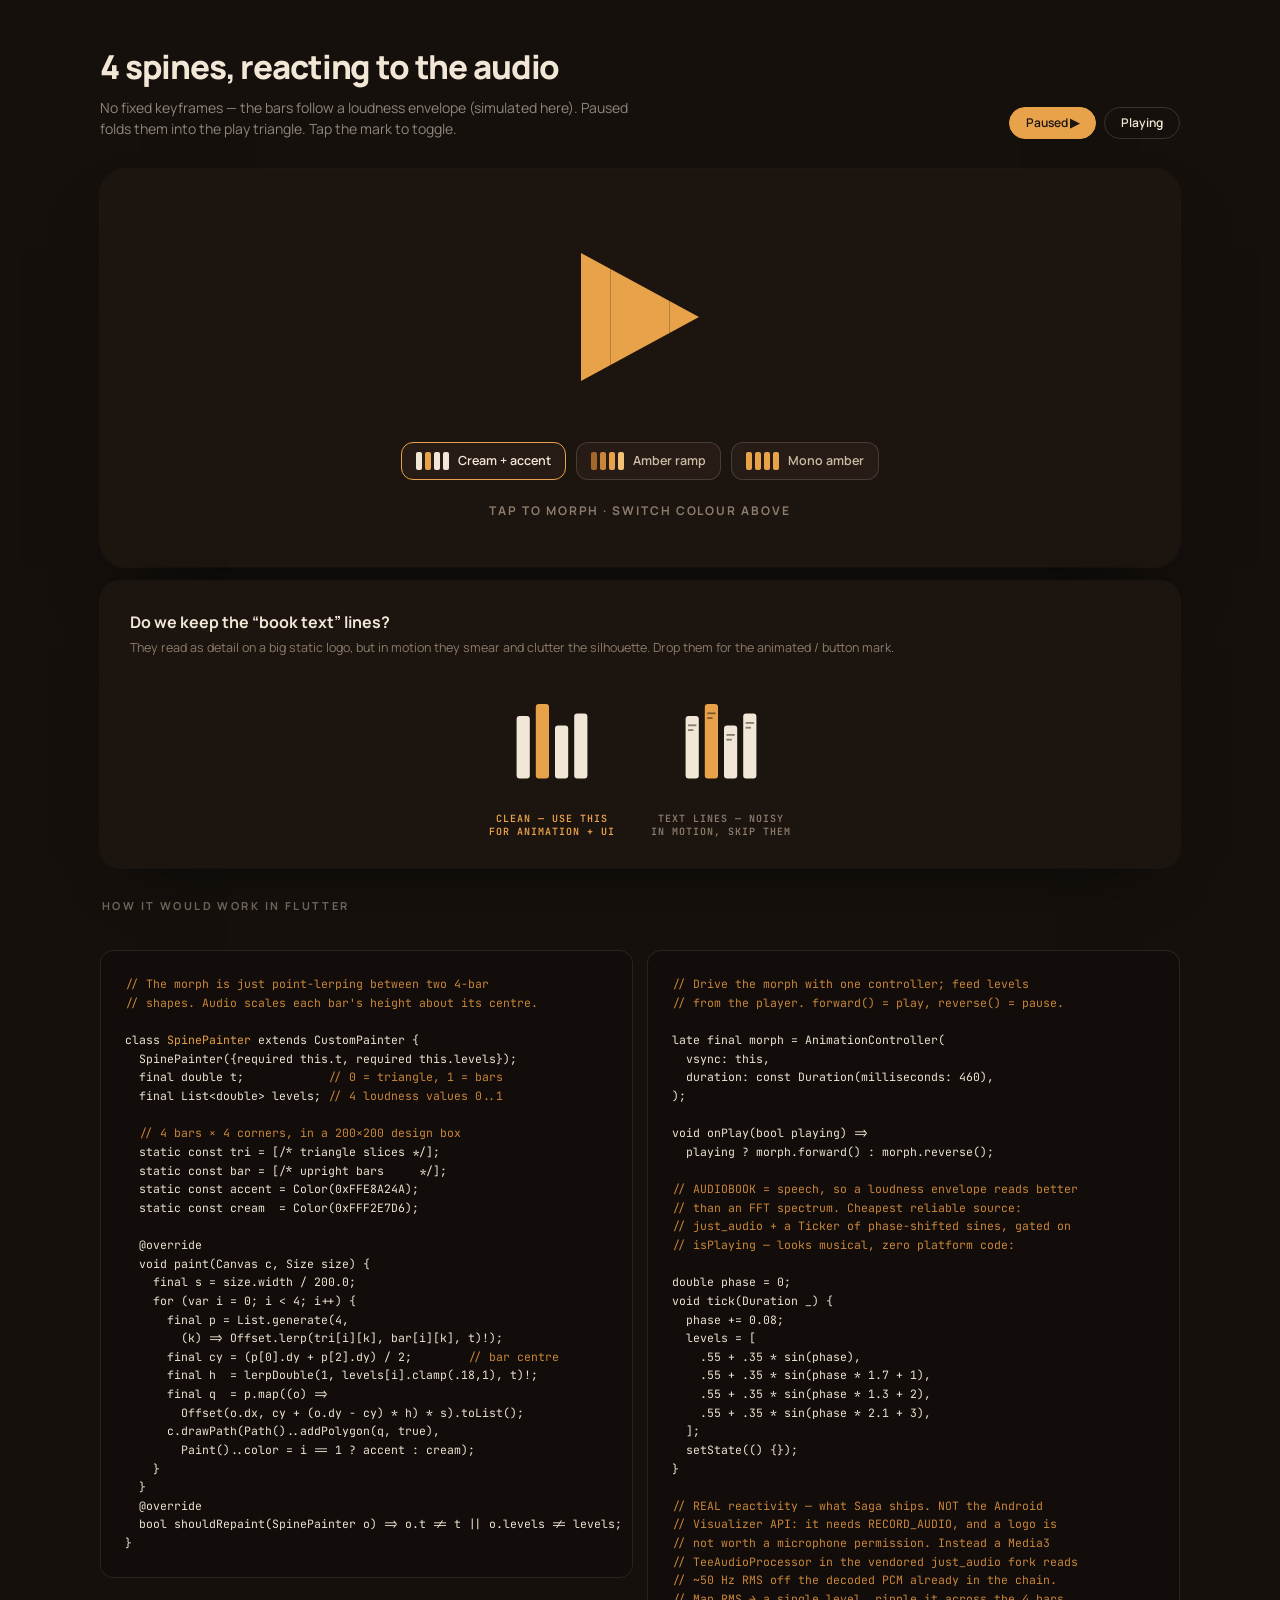
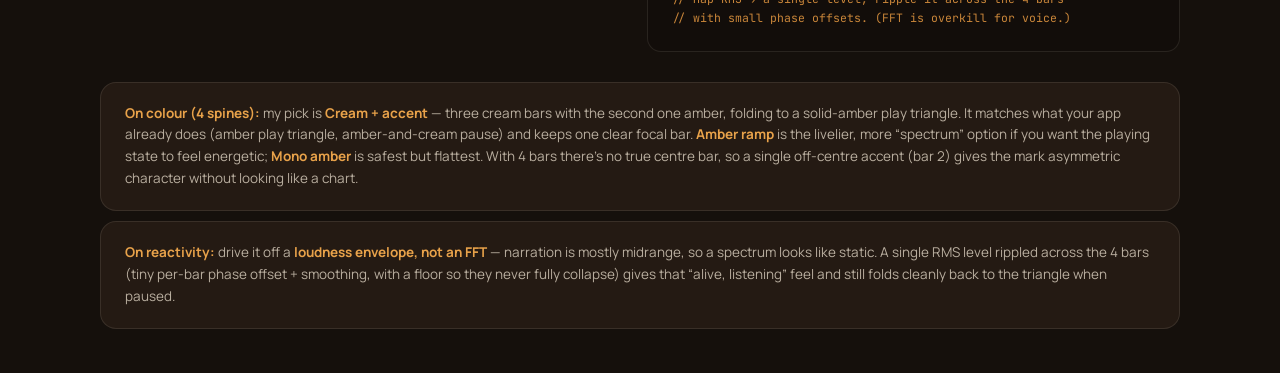
<file: brand/02-mark/Saga 4-Spine Audio-reactive.html>
<!doctype html>
<html lang="en">
<head>
<meta charset="utf-8" />
<title>Saga — 4-spine, audio-reactive</title>
<meta name="viewport" content="width=device-width, initial-scale=1" />
<link rel="preconnect" href="https://fonts.googleapis.com" />
<link rel="preconnect" href="https://fonts.gstatic.com" crossorigin />
<link href="https://fonts.googleapis.com/css2?family=Manrope:wght@400;500;600;700;800&family=JetBrains+Mono:wght@400;500&display=swap" rel="stylesheet" />
<style>
  :root{
    --bg:#1C140F; --card:#271C15; --elev:#241A13;
    --amber:#E8A24A; --cream:#F2E7D6; --sub:#CDBBA6; --muted:#8C7C6C;
    --line:rgba(242,231,214,0.10); --line2:rgba(242,231,214,0.16);
  }
  *{box-sizing:border-box;}
  html,body{margin:0;}
  body{background:#15100C; color:var(--cream); font-family:'Manrope',sans-serif; min-height:100vh; padding:44px; -webkit-font-smoothing:antialiased;}
  .wrap{max-width:1080px; margin:0 auto;}
  .head{display:flex; justify-content:space-between; align-items:flex-end; gap:28px; flex-wrap:wrap; margin-bottom:30px;}
  .head h1{font-weight:800; letter-spacing:-0.035em; font-size:33px; margin:0 0 8px;}
  .head p{margin:0; color:rgba(242,231,214,0.55); font-size:14px; line-height:1.5; max-width:560px;}
  .ctrls{display:flex; gap:8px;}
  .ctrls button{background:transparent; color:var(--cream); border:1px solid var(--line2); padding:9px 16px; border-radius:99px; font:600 12px/1 'Manrope'; cursor:pointer; transition:.18s;}
  .ctrls button:hover{border-color:rgba(242,231,214,0.4);}
  .ctrls button.on{background:var(--amber); color:#1C140F; border-color:var(--amber);}

  .hero{background:var(--bg); border-radius:26px; padding:48px; display:flex; flex-direction:column; align-items:center; gap:22px; box-shadow:0 40px 80px -40px rgba(0,0,0,0.7), 0 0 0 1px rgba(255,255,255,0.03); margin-bottom:14px;}
  .ppbtn{background:none; border:none; padding:0; cursor:pointer; display:grid; place-items:center; -webkit-tap-highlight-color:transparent;}
  .ppbtn:focus-visible{outline:3px solid var(--amber); outline-offset:6px; border-radius:10px;}
  .hint{font-size:12px; letter-spacing:0.16em; text-transform:uppercase; color:var(--muted); font-weight:700;}

  /* swatch row */
  .themes{display:flex; gap:10px; justify-content:center;}
  .themes button{display:flex; align-items:center; gap:9px; background:var(--card); border:1px solid var(--line2); color:var(--sub); border-radius:12px; padding:9px 14px; cursor:pointer; font:600 12.5px/1 'Manrope'; transition:.16s;}
  .themes button.on{border-color:var(--amber); color:var(--cream);}
  .themes .sw{display:flex; gap:3px;}
  .themes .sw i{width:6px; height:18px; border-radius:2px; display:block;}

  /* the 4-spine glyph */
  .g4 .sp{transition:d .48s cubic-bezier(.66,0,.34,1), fill .35s ease, transform .12s linear;}
  /* paused → solid amber play triangle (4 contiguous slices) */
  body[data-state="paused"] .sa{d:path("M41 36 L70.5 52 L70.5 148 L41 164 Z");}
  body[data-state="paused"] .sb{d:path("M70.5 52 L100 68 L100 132 L70.5 148 Z");}
  body[data-state="paused"] .sc{d:path("M100 68 L129.5 84 L129.5 116 L100 132 Z");}
  body[data-state="paused"] .sd{d:path("M129.5 84 L159 100 L159 100 L129.5 116 Z");}
  body[data-state="paused"] .sp{fill:var(--amber); transform:none;}
  /* playing → 4 upright spines, height driven by JS var(--h) */
  body[data-state="playing"] .sa{d:path("M41 36 L63 36 L63 164 L41 164 Z");}
  body[data-state="playing"] .sb{d:path("M73 36 L95 36 L95 164 L73 164 Z");}
  body[data-state="playing"] .sc{d:path("M105 36 L127 36 L127 164 L105 164 Z");}
  body[data-state="playing"] .sd{d:path("M137 36 L159 36 L159 164 L137 164 Z");}
  body[data-state="playing"] .sp{transform-box:fill-box; transform-origin:center; transform:scaleY(var(--h,0.6));}

  /* colour treatments (applied while playing) */
  body[data-state="playing"] .col-accent .sa{fill:var(--cream);} body[data-state="playing"] .col-accent .sb{fill:var(--amber);} body[data-state="playing"] .col-accent .sc{fill:var(--cream);} body[data-state="playing"] .col-accent .sd{fill:var(--cream);}
  body[data-state="playing"] .col-mono .sp{fill:var(--amber);}
  body[data-state="playing"] .col-ramp .sa{fill:#A4672B;} body[data-state="playing"] .col-ramp .sb{fill:#C9863A;} body[data-state="playing"] .col-ramp .sc{fill:#E8A24A;} body[data-state="playing"] .col-ramp .sd{fill:#F4C277;}

  .grid2{display:grid; grid-template-columns:1fr 1fr; gap:14px; margin-top:26px;}
  .grid2>*{min-width:0;}
  pre.code{max-width:100%;}
  @media(max-width:820px){.grid2{grid-template-columns:1fr;}}
  .panel{background:var(--bg); border-radius:20px; padding:30px; box-shadow:0 30px 60px -36px rgba(0,0,0,0.7), 0 0 0 1px rgba(255,255,255,0.03);}
  .panel h3{margin:0 0 6px; font-size:16px; font-weight:700;}
  .panel .sub{font-size:12.5px; color:var(--muted); margin:0 0 22px; line-height:1.5;}
  .stripe-row{display:flex; gap:36px; align-items:center; justify-content:center;}
  .stripe-cell{display:flex; flex-direction:column; align-items:center; gap:12px;}
  .stripe-cell .cl{font:600 10px/1.3 'JetBrains Mono',monospace; letter-spacing:0.1em; text-transform:uppercase; color:var(--muted); text-align:center;}
  .stripe-cell.good .cl{color:var(--amber);}

  .sec-lab{font-size:11px; letter-spacing:0.22em; text-transform:uppercase; color:rgba(242,231,214,0.4); font-weight:700; margin:30px 2px 14px;}
  pre.code{background:#120D0A; color:#EDE2D2; padding:24px; border-radius:14px; font-family:'JetBrains Mono',monospace; font-size:11.5px; line-height:1.62; overflow:auto; border:1px solid var(--line);}
  pre.code .c{color:#C9863A;} pre.code .k{color:#E8A24A;} pre.code .s{color:#9FBE8F;}
  .note{margin-top:18px; background:var(--elev); border:1px solid var(--line); border-radius:16px; padding:20px 24px; font-size:13.5px; line-height:1.62; color:rgba(242,231,214,0.72);}
  .note b{color:var(--amber); font-weight:700;}
  .note + .note{margin-top:10px;}
</style>
</head>
<body data-state="paused">
<div class="wrap">
  <div class="head">
    <div>
      <h1>4 spines, reacting to the audio</h1>
      <p>No fixed keyframes — the bars follow a loudness envelope (simulated here). Paused folds them into the play triangle. Tap the mark to toggle.</p>
    </div>
    <div class="ctrls">
      <button data-set="paused" class="on">Paused ▶</button>
      <button data-set="playing">Playing</button>
    </div>
  </div>

  <div class="hero">
    <button class="ppbtn js-toggle" aria-label="Play or pause">
      <div class="demo col-accent" id="demo">
        <svg class="g4" width="200" height="200" viewBox="0 0 200 200">
          <path class="sp sa" d="M41 36 L70.5 52 L70.5 148 L41 164 Z"></path>
          <path class="sp sb" d="M70.5 52 L100 68 L100 132 L70.5 148 Z"></path>
          <path class="sp sc" d="M100 68 L129.5 84 L129.5 116 L100 132 Z"></path>
          <path class="sp sd" d="M129.5 84 L159 100 L159 100 L129.5 116 Z"></path>
        </svg>
      </div>
    </button>
    <div class="themes">
      <button data-theme="col-accent" class="on"><span class="sw"><i style="background:#F2E7D6"></i><i style="background:#E8A24A"></i><i style="background:#F2E7D6"></i><i style="background:#F2E7D6"></i></span>Cream + accent</button>
      <button data-theme="col-ramp"><span class="sw"><i style="background:#A4672B"></i><i style="background:#C9863A"></i><i style="background:#E8A24A"></i><i style="background:#F4C277"></i></span>Amber ramp</button>
      <button data-theme="col-mono"><span class="sw"><i style="background:#E8A24A"></i><i style="background:#E8A24A"></i><i style="background:#E8A24A"></i><i style="background:#E8A24A"></i></span>Mono amber</button>
    </div>
    <div class="hint">tap to morph · switch colour above</div>
  </div>

  <!-- stripes question -->
  <div class="panel">
    <h3>Do we keep the “book text” lines?</h3>
    <p class="sub">They read as detail on a big static logo, but in motion they smear and clutter the silhouette. Drop them for the animated / button mark.</p>
    <div class="stripe-row">
      <div class="stripe-cell good">
        <svg width="120" height="120" viewBox="0 0 200 200">
          <rect x="41" y="60" width="22" height="104" rx="5" fill="#F2E7D6"/>
          <rect x="73" y="40" width="22" height="124" rx="5" fill="#E8A24A"/>
          <rect x="105" y="76" width="22" height="88" rx="5" fill="#F2E7D6"/>
          <rect x="137" y="56" width="22" height="108" rx="5" fill="#F2E7D6"/>
        </svg>
        <div class="cl">clean — use this<br>for animation + UI</div>
      </div>
      <div class="stripe-cell">
        <svg width="120" height="120" viewBox="0 0 200 200">
          <rect x="41" y="60" width="22" height="104" rx="5" fill="#F2E7D6"/>
          <rect x="73" y="40" width="22" height="124" rx="5" fill="#E8A24A"/>
          <rect x="105" y="76" width="22" height="88" rx="5" fill="#F2E7D6"/>
          <rect x="137" y="56" width="22" height="108" rx="5" fill="#F2E7D6"/>
          <g opacity="0.5">
            <rect x="45" y="74" width="14" height="3" fill="#1C140F"/><rect x="45" y="82" width="9" height="3" fill="#1C140F"/>
            <rect x="77" y="54" width="14" height="3" fill="#1C140F"/><rect x="77" y="62" width="9" height="3" fill="#1C140F"/>
            <rect x="109" y="90" width="14" height="3" fill="#1C140F"/><rect x="109" y="98" width="9" height="3" fill="#1C140F"/>
            <rect x="141" y="70" width="14" height="3" fill="#1C140F"/><rect x="141" y="78" width="9" height="3" fill="#1C140F"/>
          </g>
        </svg>
        <div class="cl">text lines — noisy<br>in motion, skip them</div>
      </div>
    </div>
  </div>

  <div class="sec-lab">How it would work in Flutter</div>
  <div class="grid2">
    <div>
      <pre class="code"><span class="c">// The morph is just point-lerping between two 4-bar</span>
<span class="c">// shapes. Audio scales each bar's height about its centre.</span>

class <span class="k">SpinePainter</span> extends CustomPainter {
  SpinePainter({required this.t, required this.levels});
  final double t;            <span class="c">// 0 = triangle, 1 = bars</span>
  final List&lt;double&gt; levels; <span class="c">// 4 loudness values 0..1</span>

  <span class="c">// 4 bars × 4 corners, in a 200×200 design box</span>
  static const tri = [/* triangle slices */];
  static const bar = [/* upright bars     */];
  static const accent = Color(0xFFE8A24A);
  static const cream  = Color(0xFFF2E7D6);

  @override
  void paint(Canvas c, Size size) {
    final s = size.width / 200.0;
    for (var i = 0; i &lt; 4; i++) {
      final p = List.generate(4,
        (k) =&gt; Offset.lerp(tri[i][k], bar[i][k], t)!);
      final cy = (p[0].dy + p[2].dy) / 2;        <span class="c">// bar centre</span>
      final h  = lerpDouble(1, levels[i].clamp(.18,1), t)!;
      final q  = p.map((o) =&gt;
        Offset(o.dx, cy + (o.dy - cy) * h) * s).toList();
      c.drawPath(Path()..addPolygon(q, true),
        Paint()..color = i == 1 ? accent : cream);
    }
  }
  @override
  bool shouldRepaint(SpinePainter o) =&gt; o.t != t || o.levels != levels;
}</pre>
    </div>
    <div>
      <pre class="code"><span class="c">// Drive the morph with one controller; feed levels</span>
<span class="c">// from the player. forward() = play, reverse() = pause.</span>

late final morph = AnimationController(
  vsync: this,
  duration: const Duration(milliseconds: 460),
);

void onPlay(bool playing) =&gt;
  playing ? morph.forward() : morph.reverse();

<span class="c">// AUDIOBOOK = speech, so a loudness envelope reads better</span>
<span class="c">// than an FFT spectrum. Cheapest reliable source:</span>
<span class="c">// just_audio + a Ticker of phase-shifted sines, gated on</span>
<span class="c">// isPlaying — looks musical, zero platform code:</span>

double phase = 0;
void tick(Duration _) {
  phase += 0.08;
  levels = [
    .55 + .35 * sin(phase),
    .55 + .35 * sin(phase * 1.7 + 1),
    .55 + .35 * sin(phase * 1.3 + 2),
    .55 + .35 * sin(phase * 2.1 + 3),
  ];
  setState(() {});
}

<span class="c">// REAL reactivity — what Saga ships. NOT the Android</span>
<span class="c">// Visualizer API: it needs RECORD_AUDIO, and a logo is</span>
<span class="c">// not worth a microphone permission. Instead a Media3</span>
<span class="c">// TeeAudioProcessor in the vendored just_audio fork reads</span>
<span class="c">// ~50 Hz RMS off the decoded PCM already in the chain.</span>
<span class="c">// Map RMS → a single level, ripple it across the 4 bars</span>
<span class="c">// with small phase offsets. (FFT is overkill for voice.)</span></pre>
    </div>
  </div>

  <div class="note">
    <b>On colour (4 spines):</b> my pick is <b>Cream + accent</b> — three cream bars with the second one amber, folding to a solid-amber play triangle. It matches what your app already does (amber play triangle, amber-and-cream pause) and keeps one clear focal bar. <b>Amber ramp</b> is the livelier, more “spectrum” option if you want the playing state to feel energetic; <b>Mono amber</b> is safest but flattest. With 4 bars there’s no true centre bar, so a single off-centre accent (bar 2) gives the mark asymmetric character without looking like a chart.
  </div>
  <div class="note">
    <b>On reactivity:</b> drive it off a <b>loudness envelope, not an FFT</b> — narration is mostly midrange, so a spectrum looks like static. A single RMS level rippled across the 4 bars (tiny per-bar phase offset + smoothing, with a floor so they never fully collapse) gives that “alive, listening” feel and still folds cleanly back to the triangle when paused.
  </div>
</div>

<script>
  const demo = document.getElementById('demo');
  const bars = ['sa','sb','sc','sd'].map(c=>demo.querySelector('.'+c));

  // simulated loudness envelope: one master level rippled across 4 bars
  let phase=0, master=0.6, mTarget=0.6;
  function frame(){
    if(document.body.dataset.state==='playing'){
      phase += 0.09;
      if(Math.random()<0.04) mTarget = 0.4 + Math.random()*0.55;   // new "loudness" target
      master += (mTarget-master)*0.12;                              // smooth toward it
      const off=[0,1.1,2.3,3.4], rate=[1,1.6,1.3,2.0];
      bars.forEach((b,i)=>{
        let h = master + 0.18*Math.sin(phase*rate[i]+off[i]);
        h = Math.max(0.18, Math.min(1, h));
        b.style.setProperty('--h', h.toFixed(3));
      });
    }
    requestAnimationFrame(frame);
  }
  requestAnimationFrame(frame);

  function setState(s){
    document.body.dataset.state = s;
    document.querySelectorAll('.ctrls button[data-set]').forEach(x=>x.classList.toggle('on', x.dataset.set===s));
  }
  document.querySelectorAll('.js-toggle').forEach(b=>b.addEventListener('click',()=>setState(document.body.dataset.state==='playing'?'paused':'playing')));
  document.querySelectorAll('.ctrls button[data-set]').forEach(b=>b.addEventListener('click',()=>setState(b.dataset.set)));

  // colour treatment switch
  document.querySelectorAll('.themes button').forEach(b=>b.addEventListener('click',()=>{
    demo.classList.remove('col-accent','col-ramp','col-mono');
    demo.classList.add(b.dataset.theme);
    document.querySelectorAll('.themes button').forEach(x=>x.classList.toggle('on', x===b));
  }));
</script>
</body>
</html>
</file>
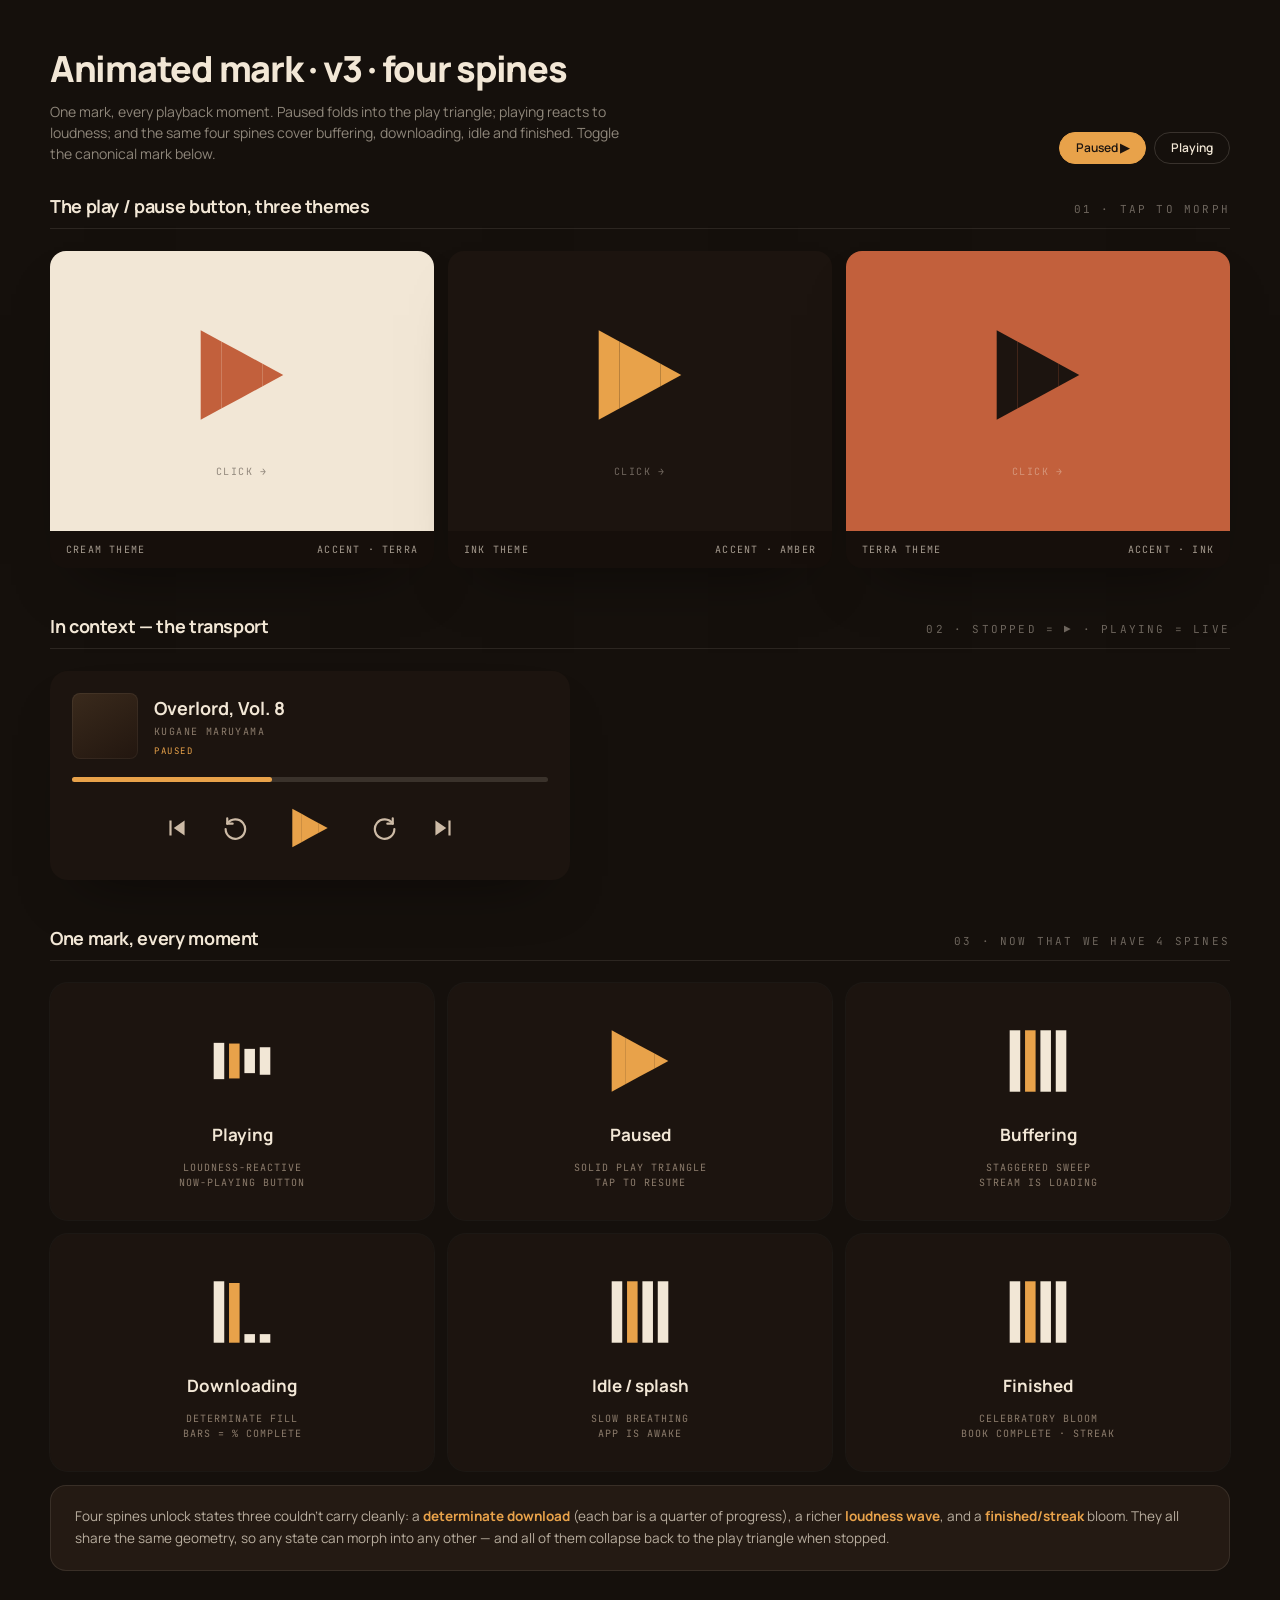
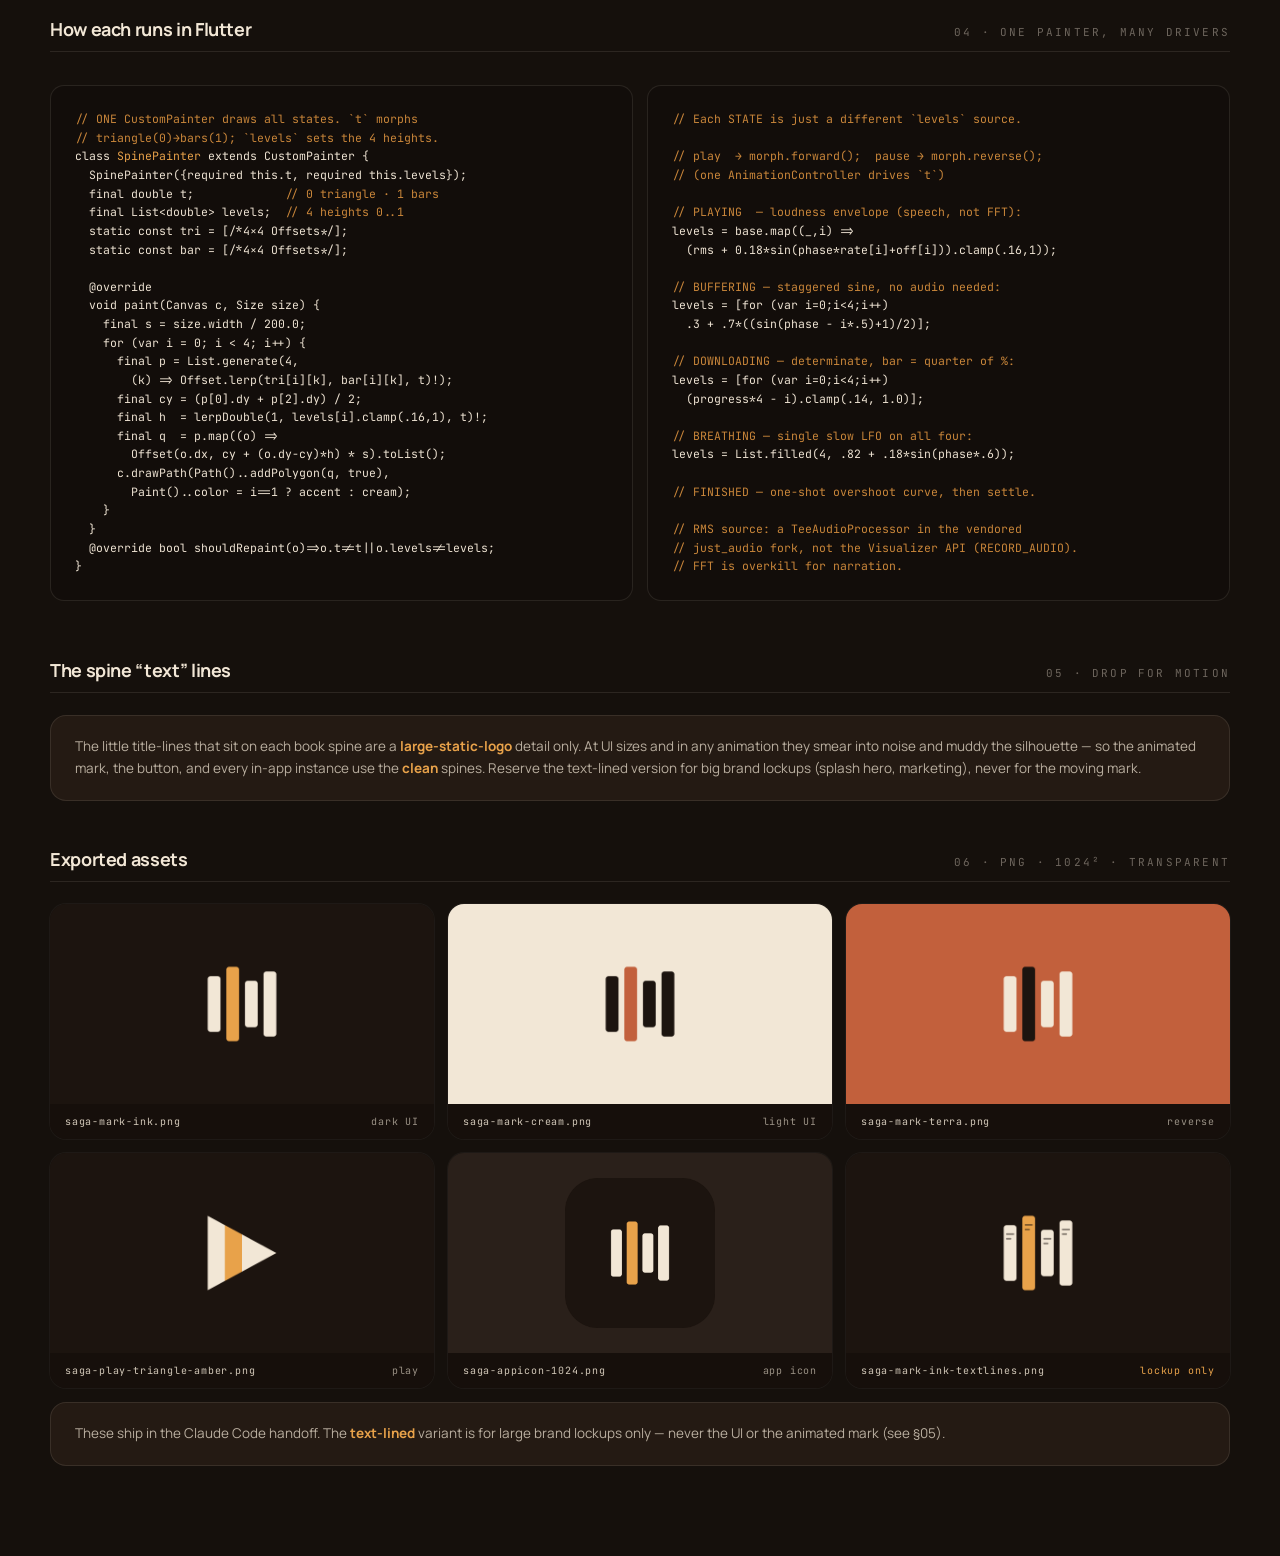
<file: brand/02-mark/Saga Animated Mark v3.html>
<!doctype html>
<html lang="en">
<head>
<meta charset="utf-8" />
<title>Saga — Animated mark v3 (4 spines)</title>
<meta name="viewport" content="width=device-width, initial-scale=1" />
<link rel="preconnect" href="https://fonts.googleapis.com" />
<link rel="preconnect" href="https://fonts.gstatic.com" crossorigin />
<link href="https://fonts.googleapis.com/css2?family=Manrope:wght@400;500;600;700;800&family=JetBrains+Mono:wght@400;500&display=swap" rel="stylesheet" />
<style>
  :root{
    --bg:#1C140F; --card:#271C15; --elev:#241A13; --ink:#1C140F;
    --amber:#E8A24A; --cream:#F2E7D6; --terra:#C2603C; --sub:#CDBBA6; --muted:#8C7C6C;
    --line:rgba(242,231,214,0.10); --line2:rgba(242,231,214,0.16);
  }
  *{box-sizing:border-box;}
  html,body{margin:0;}
  body{background:#15100C; color:var(--cream); font-family:'Manrope',sans-serif; min-height:100vh; padding:44px; -webkit-font-smoothing:antialiased;}
  .wrap{max-width:1180px; margin:0 auto;}
  .head{display:flex; justify-content:space-between; align-items:flex-end; gap:28px; flex-wrap:wrap; margin-bottom:30px;}
  .head h1{font-weight:800; letter-spacing:-0.035em; font-size:36px; margin:0 0 8px;}
  .head p{margin:0; color:rgba(242,231,214,0.55); font-size:14px; line-height:1.5; max-width:580px;}
  .ctrls{display:flex; gap:8px;}
  .ctrls button{background:transparent; color:var(--cream); border:1px solid var(--line2); padding:9px 16px; border-radius:99px; font:600 12px/1 'Manrope'; cursor:pointer; transition:.18s;}
  .ctrls button:hover{border-color:rgba(242,231,214,0.4);}
  .ctrls button.on{background:var(--amber); color:#1C140F; border-color:var(--amber);}

  .sec{margin-bottom:46px;}
  .sec-head{display:flex; justify-content:space-between; align-items:baseline; padding-bottom:10px; margin-bottom:22px; border-bottom:1px solid var(--line);}
  .sec-head h2{font-weight:700; font-size:18px; letter-spacing:-0.02em; margin:0;}
  .sec-num{font-family:'JetBrains Mono',monospace; font-size:11px; letter-spacing:0.2em; color:rgba(242,231,214,0.4);}

  /* ── the 4-spine mark ───────────────────────────────────────── */
  .g4 .sp{transition:d .48s cubic-bezier(.66,0,.34,1), fill .35s ease;}
  .g4 .sa,.g4 .sc,.g4 .sd{fill:currentColor;}
  .g4 .sb{fill:var(--accent);}
  /* default geometry = 4 upright spines */
  .g4 .sa{d:path("M41 36 L63 36 L63 164 L41 164 Z");}
  .g4 .sb{d:path("M73 36 L95 36 L95 164 L73 164 Z");}
  .g4 .sc{d:path("M105 36 L127 36 L127 164 L105 164 Z");}
  .g4 .sd{d:path("M137 36 L159 36 L159 164 L137 164 Z");}
  /* PAUSED → solid accent play triangle */
  .g4[data-state="paused"] .sa{d:path("M41 36 L70.5 52 L70.5 148 L41 164 Z"); fill:var(--accent);}
  .g4[data-state="paused"] .sb{d:path("M70.5 52 L100 68 L100 132 L70.5 148 Z"); fill:var(--accent);}
  .g4[data-state="paused"] .sc{d:path("M100 68 L129.5 84 L129.5 116 L100 132 Z"); fill:var(--accent);}
  .g4[data-state="paused"] .sd{d:path("M129.5 84 L159 100 L159 100 L129.5 116 Z"); fill:var(--accent);}

  .g4 .sp{transform-box:fill-box;}
  /* PLAYING → loudness-driven heights (JS sets --h), centred */
  .g4[data-state="playing"] .sp{transform-origin:center; transform:scaleY(var(--h,0.6));}
  /* DOWNLOADING → determinate fill from the floor (JS sets --h) */
  .g4[data-state="downloading"] .sp{transform-origin:center bottom; transform:scaleY(var(--h,0.2));}
  /* BREATHING → gentle synchronized swell */
  .g4[data-state="breathing"] .sp{transform-origin:center; animation:breathe 2.4s ease-in-out infinite;}
  .g4[data-state="breathing"] .sb{animation-delay:.15s;} .g4[data-state="breathing"] .sc{animation-delay:.3s;} .g4[data-state="breathing"] .sd{animation-delay:.45s;}
  /* BUFFERING → staggered fill sweep */
  .g4[data-state="buffering"] .sp{transform-origin:center bottom; animation:load 1.4s ease-in-out infinite;}
  .g4[data-state="buffering"] .sb{animation-delay:.12s;} .g4[data-state="buffering"] .sc{animation-delay:.24s;} .g4[data-state="buffering"] .sd{animation-delay:.36s;}
  /* FINISHED → celebratory overshoot */
  .g4[data-state="finished"] .sp{transform-origin:center bottom; animation:celebrate 1.4s ease-in-out infinite;}
  .g4[data-state="finished"] .sb{animation-delay:.08s;} .g4[data-state="finished"] .sc{animation-delay:.16s;} .g4[data-state="finished"] .sd{animation-delay:.24s;}

  @keyframes breathe{0%,100%{transform:scaleY(1);opacity:1;}50%{transform:scaleY(.82);opacity:.85;}}
  @keyframes load{0%,100%{transform:scaleY(.3);}50%{transform:scaleY(1);}}
  @keyframes celebrate{0%{transform:scaleY(1);}26%{transform:scaleY(.42);}54%{transform:scaleY(1.18);}76%{transform:scaleY(.94);}100%{transform:scaleY(1);}}
  @media(prefers-reduced-motion:reduce){.g4 .sp{animation:none!important;}}

  /* themes set text-colour (neutral spines) + --accent */
  .t-ink{color:var(--cream); --accent:var(--amber);}
  .t-cream{color:var(--ink); --accent:var(--terra);}
  .t-terra{color:var(--cream); --accent:var(--ink);}

  .ppbtn{background:none; border:none; padding:0; cursor:pointer; display:grid; place-items:center; -webkit-tap-highlight-color:transparent;}
  .ppbtn:focus-visible{outline:3px solid var(--amber); outline-offset:5px; border-radius:8px;}

  /* stages */
  .row3{display:grid; grid-template-columns:repeat(3,1fr); gap:14px;}
  @media(max-width:900px){.row3{grid-template-columns:1fr;}}
  .stage-wrap{border-radius:16px; overflow:hidden; box-shadow:0 30px 60px -34px rgba(0,0,0,0.55);}
  .stage{padding:48px 24px; min-height:280px; display:flex; flex-direction:column; align-items:center; gap:20px; justify-content:center;}
  .s-ink{background:var(--ink);} .s-cream{background:var(--cream);} .s-terra{background:var(--terra);}
  .stage-meta{background:#160F0B; padding:12px 16px; display:flex; justify-content:space-between; font-family:'JetBrains Mono',monospace; font-size:10px; letter-spacing:0.12em; text-transform:uppercase; color:rgba(242,231,214,0.65);}
  .hint{font-family:'JetBrains Mono',monospace; font-size:10px; letter-spacing:0.14em; text-transform:uppercase; color:rgba(242,231,214,0.4);}
  .s-cream .hint{color:rgba(28,20,15,0.45);}

  /* state grid */
  .states{display:grid; grid-template-columns:repeat(3,1fr); gap:14px;}
  @media(max-width:860px){.states{grid-template-columns:1fr 1fr;}}
  @media(max-width:560px){.states{grid-template-columns:1fr;}}
  .scell{background:var(--bg); border-radius:18px; padding:30px 22px; display:flex; flex-direction:column; align-items:center; gap:14px; box-shadow:0 0 0 1px rgba(255,255,255,0.03);}
  .scell .nm{font-size:17px; font-weight:700;}
  .scell .ds{font-family:'JetBrains Mono',monospace; font-size:10px; letter-spacing:0.1em; text-transform:uppercase; color:var(--muted); text-align:center; line-height:1.5; min-height:28px;}

  /* player */
  .player{background:var(--ink); color:var(--cream); border-radius:18px; padding:22px; box-shadow:0 30px 60px -34px rgba(0,0,0,0.55); max-width:520px;}
  .ptop{display:grid; grid-template-columns:auto 1fr; gap:16px; align-items:center;}
  .cover{width:66px; height:66px; border-radius:8px; background:linear-gradient(150deg,#3a2a1c,#22160f); box-shadow:inset 0 0 0 1px rgba(242,231,214,0.06);}
  .meta .title{font-size:18px; font-weight:700;}
  .meta .auth{font-family:'JetBrains Mono',monospace; font-size:10px; letter-spacing:0.14em; text-transform:uppercase; color:var(--muted); margin-top:5px;}
  .meta .st{font-family:'JetBrains Mono',monospace; font-size:9px; letter-spacing:0.18em; text-transform:uppercase; color:var(--amber); margin-top:7px;}
  .track{height:5px; background:rgba(242,231,214,0.14); border-radius:99px; position:relative; margin:18px 0 16px;}
  .track::after{content:""; position:absolute; left:0; top:0; height:5px; width:42%; background:var(--amber); border-radius:99px;}
  .transport{display:flex; align-items:center; justify-content:center; gap:26px;}
  .tb{background:none; border:none; cursor:pointer; padding:4px; color:var(--sub); display:grid; place-items:center;}
  .tb:hover{color:var(--cream);} .tb svg{width:26px; height:26px;}

  pre.code{background:#120D0A; color:#EDE2D2; padding:24px; border-radius:14px; font-family:'JetBrains Mono',monospace; font-size:11.5px; line-height:1.62; overflow:auto; border:1px solid var(--line); max-width:100%;}
  pre.code .c{color:#C9863A;} pre.code .k{color:#E8A24A;} pre.code .s{color:#9FBE8F;}
  .code2{display:grid; grid-template-columns:1fr 1fr; gap:14px;} .code2>*{min-width:0;}
  @media(max-width:820px){.code2{grid-template-columns:1fr;}}
  .assets{display:grid; grid-template-columns:repeat(3,1fr); gap:14px;}
  @media(max-width:860px){.assets{grid-template-columns:1fr 1fr;}}
  @media(max-width:560px){.assets{grid-template-columns:1fr;}}
  .acard{border-radius:16px; overflow:hidden; box-shadow:0 0 0 1px rgba(255,255,255,0.04);}
  .acard .stagebox{height:200px; display:grid; place-items:center;}
  .acard .stagebox img{width:120px; height:120px; object-fit:contain;}
  .acard.icon .stagebox img{width:150px; height:150px; border-radius:0;}
  .acard .ameta{background:#160F0B; padding:11px 15px; display:flex; justify-content:space-between; align-items:center; gap:10px; font-family:'JetBrains Mono',monospace; font-size:10px; letter-spacing:0.08em; color:rgba(242,231,214,0.6);}
  .acard .ameta .fn{color:rgba(242,231,214,0.85);}
  .acard .ameta .warn{color:var(--amber);}
  .bx-ink{background:var(--ink);} .bx-cream{background:var(--cream);} .bx-terra{background:var(--terra);} .bx-neutral{background:#2a201a;}

  .note{margin-top:14px; background:var(--elev); border:1px solid var(--line); border-radius:16px; padding:20px 24px; font-size:13.5px; line-height:1.62; color:rgba(242,231,214,0.72);}
  .note b{color:var(--amber); font-weight:700;}
</style>
</head>
<body>
<div class="wrap">
  <div class="head">
    <div>
      <h1>Animated mark · v3 · four spines</h1>
      <p>One mark, every playback moment. Paused folds into the play triangle; playing reacts to loudness; and the same four spines cover buffering, downloading, idle and finished. Toggle the canonical mark below.</p>
    </div>
    <div class="ctrls">
      <button data-set="paused" class="on">Paused ▶</button>
      <button data-set="playing">Playing</button>
    </div>
  </div>

  <!-- 01 button in themes -->
  <section class="sec">
    <div class="sec-head"><h2>The play / pause button, three themes</h2><div class="sec-num">01 · TAP TO MORPH</div></div>
    <div class="row3">
      <div class="stage-wrap">
        <div class="stage s-cream">
          <button class="ppbtn"><span class="markhost sync t-cream" data-state="paused" data-size="140"></span></button>
          <div class="hint">click →</div>
        </div>
        <div class="stage-meta"><span>Cream theme</span><span>accent · terra</span></div>
      </div>
      <div class="stage-wrap">
        <div class="stage s-ink">
          <button class="ppbtn"><span class="markhost sync t-ink" data-state="paused" data-size="140"></span></button>
          <div class="hint">click →</div>
        </div>
        <div class="stage-meta"><span>Ink theme</span><span>accent · amber</span></div>
      </div>
      <div class="stage-wrap">
        <div class="stage s-terra">
          <button class="ppbtn"><span class="markhost sync t-terra" data-state="paused" data-size="140"></span></button>
          <div class="hint">click →</div>
        </div>
        <div class="stage-meta"><span>Terra theme</span><span>accent · ink</span></div>
      </div>
    </div>
  </section>

  <!-- 02 in context -->
  <section class="sec">
    <div class="sec-head"><h2>In context — the transport</h2><div class="sec-num">02 · STOPPED = ▶ · PLAYING = LIVE</div></div>
    <div class="player">
      <div class="ptop">
        <div class="cover"></div>
        <div class="meta"><div class="title">Overlord, Vol. 8</div><div class="auth">Kugane Maruyama</div><div class="st js-st">Paused</div></div>
      </div>
      <div class="track"></div>
      <div class="transport">
        <button class="tb" aria-label="Previous"><svg viewBox="0 0 24 24" fill="currentColor"><path d="M7 5v14H5V5h2zm12 0L9 12l10 7V5z"/></svg></button>
        <button class="tb" aria-label="Back 30"><svg viewBox="0 0 24 24" fill="none" stroke="currentColor" stroke-width="2" stroke-linecap="round" stroke-linejoin="round"><path d="M3 8a9 9 0 1 1-1.5 5"/><path d="M3 3v5h5"/></svg></button>
        <button class="ppbtn js-toggle"><span class="markhost sync t-ink" data-state="paused" data-size="60"></span></button>
        <button class="tb" aria-label="Forward 30"><svg viewBox="0 0 24 24" fill="none" stroke="currentColor" stroke-width="2" stroke-linecap="round" stroke-linejoin="round"><path d="M21 8a9 9 0 1 0 1.5 5"/><path d="M21 3v5h-5"/></svg></button>
        <button class="tb" aria-label="Next"><svg viewBox="0 0 24 24" fill="currentColor"><path d="M17 5v14h2V5h-2zM5 5l10 7L5 19V5z"/></svg></button>
      </div>
    </div>
  </section>

  <!-- 03 the expressive state set -->
  <section class="sec">
    <div class="sec-head"><h2>One mark, every moment</h2><div class="sec-num">03 · NOW THAT WE HAVE 4 SPINES</div></div>
    <div class="states">
      <div class="scell"><span class="markhost t-ink" data-state="playing" data-size="96"></span><div class="nm">Playing</div><div class="ds">loudness-reactive<br>now-playing button</div></div>
      <div class="scell"><span class="markhost t-ink" data-state="paused" data-size="96"></span><div class="nm">Paused</div><div class="ds">solid play triangle<br>tap to resume</div></div>
      <div class="scell"><span class="markhost t-ink" data-state="buffering" data-size="96"></span><div class="nm">Buffering</div><div class="ds">staggered sweep<br>stream is loading</div></div>
      <div class="scell"><span class="markhost t-ink" data-state="downloading" data-size="96"></span><div class="nm">Downloading</div><div class="ds">determinate fill<br>bars = % complete</div></div>
      <div class="scell"><span class="markhost t-ink" data-state="breathing" data-size="96"></span><div class="nm">Idle / splash</div><div class="ds">slow breathing<br>app is awake</div></div>
      <div class="scell"><span class="markhost t-ink" data-state="finished" data-size="96"></span><div class="nm">Finished</div><div class="ds">celebratory bloom<br>book complete · streak</div></div>
    </div>
    <div class="note">Four spines unlock states three couldn’t carry cleanly: a <b>determinate download</b> (each bar is a quarter of progress), a richer <b>loudness wave</b>, and a <b>finished/streak</b> bloom. They all share the same geometry, so any state can morph into any other — and all of them collapse back to the play triangle when stopped.</div>
  </section>

  <!-- 04 flutter -->
  <section class="sec">
    <div class="sec-head"><h2>How each runs in Flutter</h2><div class="sec-num">04 · ONE PAINTER, MANY DRIVERS</div></div>
    <div class="code2">
      <pre class="code"><span class="c">// ONE CustomPainter draws all states. `t` morphs</span>
<span class="c">// triangle(0)→bars(1); `levels` sets the 4 heights.</span>
class <span class="k">SpinePainter</span> extends CustomPainter {
  SpinePainter({required this.t, required this.levels});
  final double t;             <span class="c">// 0 triangle · 1 bars</span>
  final List&lt;double&gt; levels;  <span class="c">// 4 heights 0..1</span>
  static const tri = [/*4×4 Offsets*/];
  static const bar = [/*4×4 Offsets*/];

  @override
  void paint(Canvas c, Size size) {
    final s = size.width / 200.0;
    for (var i = 0; i &lt; 4; i++) {
      final p = List.generate(4,
        (k) =&gt; Offset.lerp(tri[i][k], bar[i][k], t)!);
      final cy = (p[0].dy + p[2].dy) / 2;
      final h  = lerpDouble(1, levels[i].clamp(.16,1), t)!;
      final q  = p.map((o) =&gt;
        Offset(o.dx, cy + (o.dy-cy)*h) * s).toList();
      c.drawPath(Path()..addPolygon(q, true),
        Paint()..color = i==1 ? accent : cream);
    }
  }
  @override bool shouldRepaint(o)=&gt;o.t!=t||o.levels!=levels;
}</pre>
      <pre class="code"><span class="c">// Each STATE is just a different `levels` source.</span>

<span class="c">// play  → morph.forward();  pause → morph.reverse();</span>
<span class="c">// (one AnimationController drives `t`)</span>

<span class="c">// PLAYING  — loudness envelope (speech, not FFT):</span>
levels = base.map((_,i) =&gt;
  (rms + 0.18*sin(phase*rate[i]+off[i])).clamp(.16,1));

<span class="c">// BUFFERING — staggered sine, no audio needed:</span>
levels = [for (var i=0;i&lt;4;i++)
  .3 + .7*((sin(phase - i*.5)+1)/2)];

<span class="c">// DOWNLOADING — determinate, bar = quarter of %:</span>
levels = [for (var i=0;i&lt;4;i++)
  (progress*4 - i).clamp(.14, 1.0)];

<span class="c">// BREATHING — single slow LFO on all four:</span>
levels = List.filled(4, .82 + .18*sin(phase*.6));

<span class="c">// FINISHED — one-shot overshoot curve, then settle.</span>

<span class="c">// RMS source: a TeeAudioProcessor in the vendored</span>
<span class="c">// just_audio fork, not the Visualizer API (RECORD_AUDIO).</span>
<span class="c">// FFT is overkill for narration.</span></pre>
    </div>
  </section>

  <!-- 05 stripes -->
  <section class="sec">
    <div class="sec-head"><h2>The spine “text” lines</h2><div class="sec-num">05 · DROP FOR MOTION</div></div>
    <div class="note">The little title-lines that sit on each book spine are a <b>large-static-logo</b> detail only. At UI sizes and in any animation they smear into noise and muddy the silhouette — so the animated mark, the button, and every in-app instance use the <b>clean</b> spines. Reserve the text-lined version for big brand lockups (splash hero, marketing), never for the moving mark.</div>
  </section>

  <!-- 06 exported assets -->
  <section class="sec">
    <div class="sec-head"><h2>Exported assets</h2><div class="sec-num">06 · PNG · 1024² · TRANSPARENT</div></div>
    <div class="assets">
      <div class="acard"><div class="stagebox bx-ink"><img src="assets/saga-mark-ink.png" alt="Saga mark, ink theme"></div><div class="ameta"><span class="fn">saga-mark-ink.png</span><span>dark UI</span></div></div>
      <div class="acard"><div class="stagebox bx-cream"><img src="assets/saga-mark-cream.png" alt="Saga mark, cream theme"></div><div class="ameta"><span class="fn">saga-mark-cream.png</span><span>light UI</span></div></div>
      <div class="acard"><div class="stagebox bx-terra"><img src="assets/saga-mark-terra.png" alt="Saga mark, terra theme"></div><div class="ameta"><span class="fn">saga-mark-terra.png</span><span>reverse</span></div></div>
      <div class="acard"><div class="stagebox bx-ink"><img src="assets/saga-play-triangle-amber.png" alt="Saga play triangle"></div><div class="ameta"><span class="fn">saga-play-triangle-amber.png</span><span>play</span></div></div>
      <div class="acard icon"><div class="stagebox bx-neutral"><img src="assets/saga-appicon-1024.png" alt="Saga app icon"></div><div class="ameta"><span class="fn">saga-appicon-1024.png</span><span>app icon</span></div></div>
      <div class="acard"><div class="stagebox bx-ink"><img src="assets/saga-mark-ink-textlines.png" alt="Saga mark with spine text lines"></div><div class="ameta"><span class="fn">saga-mark-ink-textlines.png</span><span class="warn">lockup only</span></div></div>
    </div>
    <div class="note">These ship in the Claude Code handoff. The <b>text-lined</b> variant is for large brand lockups only — never the UI or the animated mark (see §05).</div>
  </section>
</div>

<script>
  const TRI = {
    sa:"M41 36 L70.5 52 L70.5 148 L41 164 Z", sb:"M70.5 52 L100 68 L100 132 L70.5 148 Z",
    sc:"M100 68 L129.5 84 L129.5 116 L100 132 Z", sd:"M129.5 84 L159 100 L159 100 L129.5 116 Z"
  };
  const BAR = {
    sa:"M41 36 L63 36 L63 164 L41 164 Z", sb:"M73 36 L95 36 L95 164 L73 164 Z",
    sc:"M105 36 L127 36 L127 164 L105 164 Z", sd:"M137 36 L159 36 L159 164 L137 164 Z"
  };
  function buildMark(host){
    const st = host.dataset.state || 'paused';
    const d = st==='paused' ? TRI : BAR;
    const sync = host.classList.contains('sync') ? ' sync' : '';
    host.innerHTML =
      `<svg class="g4${sync}" data-state="${st}" width="100%" height="100%" viewBox="0 0 200 200" aria-hidden="true">`+
      `<path class="sp sa" d="${d.sa}"></path><path class="sp sb" d="${d.sb}"></path>`+
      `<path class="sp sc" d="${d.sc}"></path><path class="sp sd" d="${d.sd}"></path></svg>`;
    const sz = host.dataset.size;
    if(sz){ host.style.width = sz+'px'; host.style.height = sz+'px'; host.style.display='inline-block'; }
  }
  document.querySelectorAll('.markhost').forEach(buildMark);

  const svgs = [...document.querySelectorAll('svg.g4')];

  // simulated loudness + progress drivers
  let phase=0, master=0.6, mTarget=0.6;
  function frame(ts){
    phase += 0.09;
    if(Math.random()<0.04) mTarget = 0.4 + Math.random()*0.55;
    master += (mTarget-master)*0.12;
    const off=[0,1.1,2.3,3.4], rate=[1,1.6,1.3,2.0];
    const prog = (ts % 3600) / 3600;
    svgs.forEach(svg=>{
      const st = svg.dataset.state;
      const bars = svg.querySelectorAll('.sp');
      if(st==='playing'){
        bars.forEach((b,i)=>{ let h=master+0.18*Math.sin(phase*rate[i]+off[i]); h=Math.max(0.16,Math.min(1,h)); b.style.setProperty('--h',h.toFixed(3)); });
      } else if(st==='downloading'){
        bars.forEach((b,i)=>{ let h=Math.max(0.14,Math.min(1,prog*4-i)); b.style.setProperty('--h',h.toFixed(3)); });
      }
    });
    requestAnimationFrame(frame);
  }
  requestAnimationFrame(frame);

  // interactions
  function flip(svg){ const ns = svg.dataset.state==='playing'?'paused':'playing'; svg.dataset.state=ns; }
  document.querySelectorAll('.js-toggle').forEach(el=>el.addEventListener('click',()=>{
    const svg = el.querySelector('svg.g4'); flip(svg);
    const st = el.closest('.player')?.querySelector('.js-st'); if(st) st.textContent = svg.dataset.state==='playing'?'Now playing':'Paused';
  }));
  document.querySelectorAll('.stage .ppbtn').forEach(el=>el.addEventListener('click',()=>flip(el.querySelector('svg.g4'))));
  document.querySelectorAll('.ctrls button[data-set]').forEach(b=>b.addEventListener('click',()=>{
    document.querySelectorAll('.ctrls button[data-set]').forEach(x=>x.classList.toggle('on',x===b));
    document.querySelectorAll('svg.g4.sync').forEach(svg=>svg.dataset.state=b.dataset.set);
    document.querySelectorAll('.js-st').forEach(s=>s.textContent=b.dataset.set==='playing'?'Now playing':'Paused');
  }));
</script>
</body>
</html>
</file>
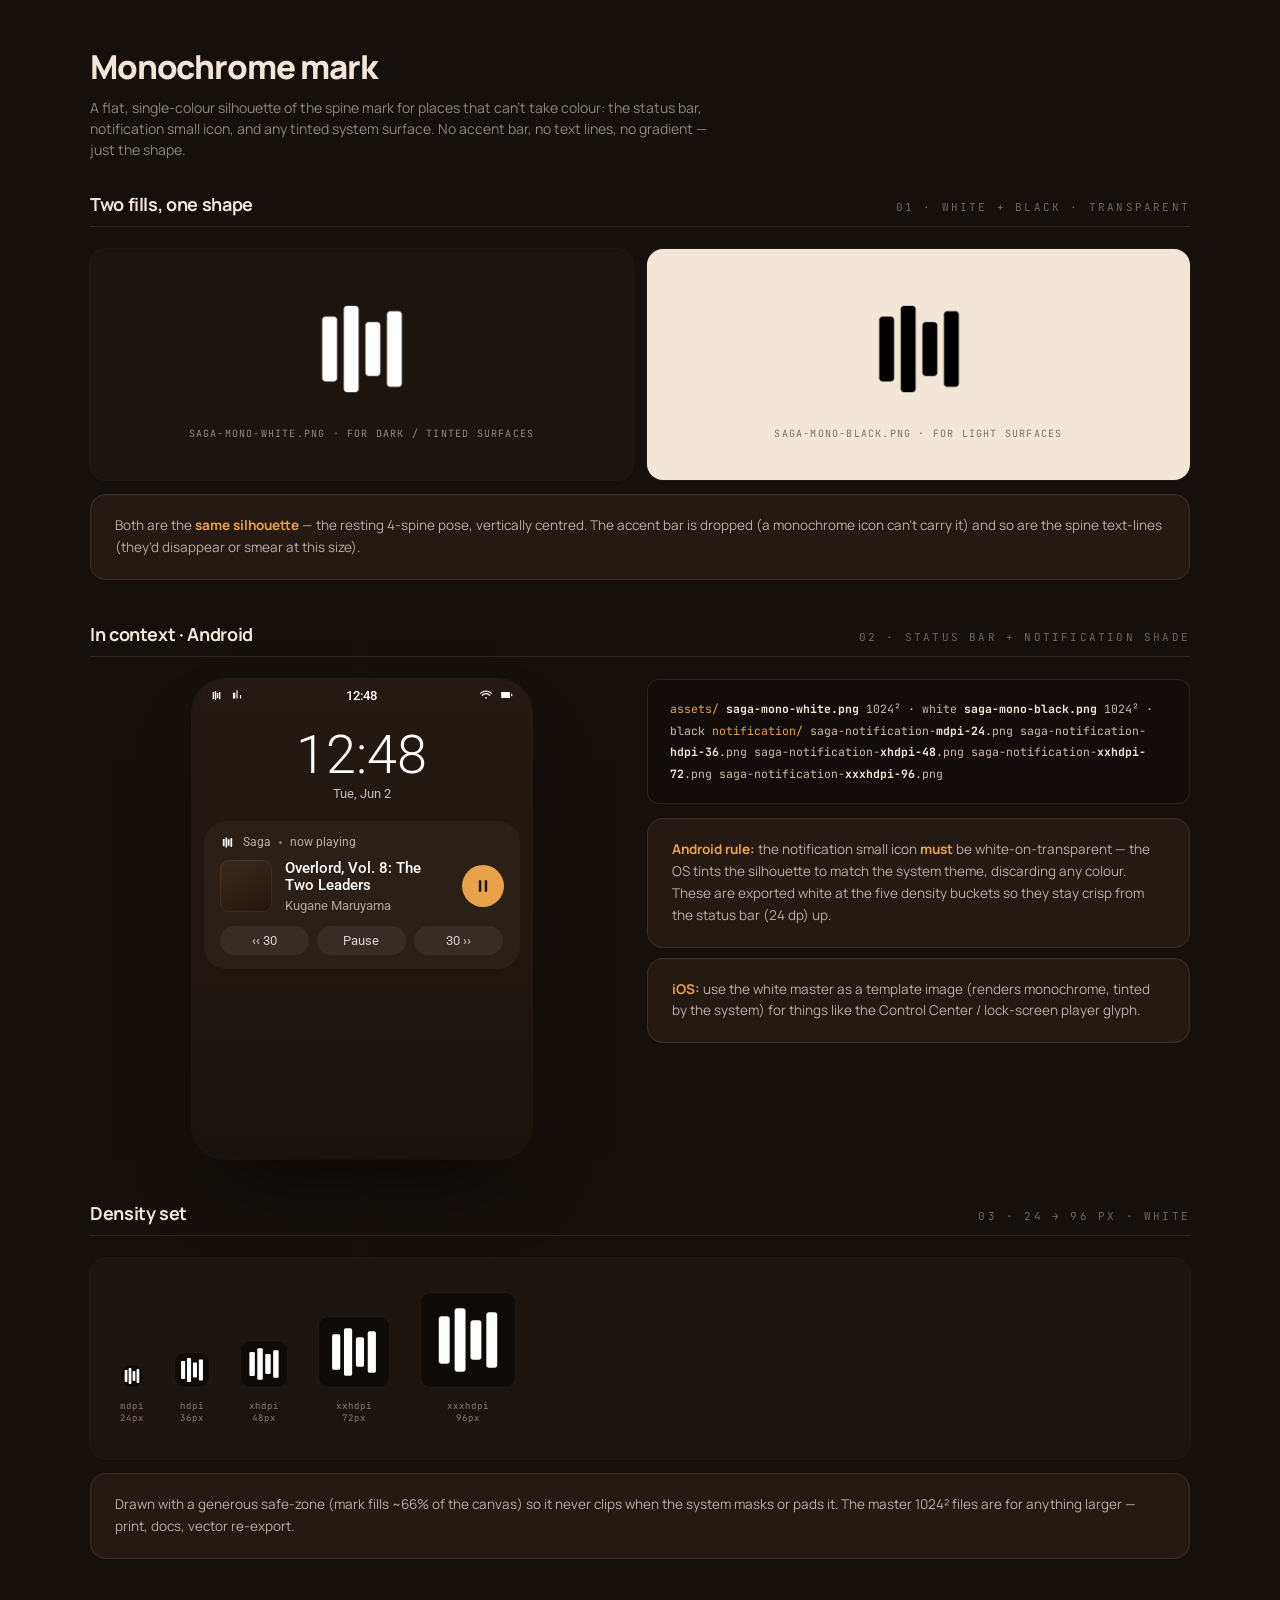
<file: brand/02-mark/Saga Monochrome Mark.html>
<!doctype html>
<html lang="en">
<head>
<meta charset="utf-8" />
<title>Saga — Monochrome mark</title>
<meta name="viewport" content="width=device-width, initial-scale=1" />
<link rel="preconnect" href="https://fonts.googleapis.com" />
<link rel="preconnect" href="https://fonts.gstatic.com" crossorigin />
<link href="https://fonts.googleapis.com/css2?family=Manrope:wght@400;500;600;700;800&family=JetBrains+Mono:wght@400;500&family=Roboto:wght@400;500;700&display=swap" rel="stylesheet" />
<style>
  :root{
    --bg:#1C140F; --card:#271C15; --elev:#241A13; --ink:#1C140F;
    --amber:#E8A24A; --cream:#F2E7D6; --terra:#C2603C; --sub:#CDBBA6; --muted:#8C7C6C;
    --line:rgba(242,231,214,0.10); --line2:rgba(242,231,214,0.16);
  }
  *{box-sizing:border-box;}
  html,body{margin:0;}
  body{background:#15100C; color:var(--cream); font-family:'Manrope',sans-serif; min-height:100vh; padding:44px; -webkit-font-smoothing:antialiased;}
  .wrap{max-width:1100px; margin:0 auto;}
  .head{margin-bottom:32px;}
  .head h1{font-weight:800; letter-spacing:-0.035em; font-size:33px; margin:0 0 8px;}
  .head p{margin:0; color:rgba(242,231,214,0.55); font-size:14px; line-height:1.5; max-width:620px;}
  .sec{margin-bottom:42px;}
  .sec-head{display:flex; justify-content:space-between; align-items:baseline; padding-bottom:10px; margin-bottom:22px; border-bottom:1px solid var(--line);}
  .sec-head h2{font-weight:700; font-size:18px; letter-spacing:-0.02em; margin:0;}
  .sec-num{font-family:'JetBrains Mono',monospace; font-size:11px; letter-spacing:0.2em; color:rgba(242,231,214,0.4);}

  .grid{display:grid; grid-template-columns:1fr 1fr; gap:14px;}
  @media(max-width:820px){.grid{grid-template-columns:1fr;}}

  /* swatches */
  .swatches{display:grid; grid-template-columns:1fr 1fr; gap:14px;}
  .sw{border-radius:16px; padding:40px; display:flex; flex-direction:column; align-items:center; gap:18px; box-shadow:0 0 0 1px rgba(255,255,255,0.04);}
  .sw img{width:120px; height:120px;}
  .sw.dark{background:var(--ink);} .sw.light{background:var(--cream); color:var(--ink);}
  .sw .cap{font-family:'JetBrains Mono',monospace; font-size:10px; letter-spacing:0.12em; text-transform:uppercase; opacity:0.55;}
  .sw.light .cap{color:var(--ink);}

  /* android phone mock */
  .device{width:340px; margin:0 auto; border-radius:34px; overflow:hidden; background:#0E0B08; box-shadow:0 40px 80px -40px rgba(0,0,0,0.8), 0 0 0 1px rgba(255,255,255,0.05);}
  .shade{background:linear-gradient(180deg,#241A13,#1A130D); min-height:480px; padding:0 0 20px;}
  .sysbar{display:flex; justify-content:space-between; align-items:center; padding:9px 18px 7px; font-family:'Roboto',sans-serif; font-size:12.5px; color:#fff; font-weight:500;}
  .sysbar .icons{display:flex; align-items:center; gap:7px;}
  .sysbar .icons img{width:13px; height:13px; opacity:0.95;}
  .sysbar .icons svg{width:14px; height:14px;}
  .shclock{text-align:center; padding:18px 0 6px; font-family:'Roboto',sans-serif;}
  .shclock .t{font-size:54px; font-weight:300; color:#fff; line-height:1;}
  .shclock .d{font-size:13px; color:rgba(255,255,255,0.7); margin-top:4px;}
  .notif{background:#2B2018; margin:14px 12px 0; border-radius:22px; padding:14px 16px; font-family:'Roboto',sans-serif;}
  .notif .nhead{display:flex; align-items:center; gap:8px; font-size:12px; color:rgba(255,255,255,0.65); margin-bottom:10px;}
  .notif .nhead img{width:15px; height:15px;}
  .notif .nhead .dot{width:3px; height:3px; border-radius:50%; background:rgba(255,255,255,0.4);}
  .nbody{display:grid; grid-template-columns:auto 1fr auto; gap:13px; align-items:center;}
  .nbody .art{width:52px; height:52px; border-radius:9px; background:linear-gradient(150deg,#3a2a1c,#22160f); box-shadow:inset 0 0 0 1px rgba(242,231,214,0.08); flex:none;}
  .nbody .nt .a{color:#fff; font-size:14.5px; font-weight:500; line-height:1.2;}
  .nbody .nt .b{color:rgba(255,255,255,0.6); font-size:12.5px; margin-top:3px;}
  .nbody .np{width:42px; height:42px; border-radius:50%; background:var(--amber); display:grid; place-items:center; flex:none;}
  .nbody .np svg{width:20px; height:20px;}
  .nrow{display:flex; gap:8px; margin-top:13px;}
  .nrow .chip{flex:1; text-align:center; font-size:12.5px; color:rgba(255,255,255,0.8); padding:7px; border-radius:99px; background:rgba(255,255,255,0.06);}

  .lockchip{display:flex; align-items:center; gap:7px; background:rgba(255,255,255,0.07); border-radius:99px; padding:5px 12px 5px 8px; font-family:'Roboto'; font-size:12px; color:rgba(255,255,255,0.8);}
  .lockchip img{width:14px; height:14px;}

  /* density strip */
  .density{display:flex; align-items:flex-end; gap:30px; background:var(--bg); border-radius:16px; padding:34px 30px; flex-wrap:wrap; box-shadow:0 0 0 1px rgba(255,255,255,0.03);}
  .dcell{display:flex; flex-direction:column; align-items:center; gap:12px;}
  .dchip{background:#0E0B08; border-radius:10px; display:grid; place-items:center; box-shadow:inset 0 0 0 1px rgba(255,255,255,0.06);}
  .dcell .dl{font-family:'JetBrains Mono',monospace; font-size:9px; letter-spacing:0.1em; color:var(--muted); text-align:center; line-height:1.4;}

  .files{font-family:'JetBrains Mono',monospace; font-size:11.5px; line-height:1.9; color:var(--sub); background:#120D0A; border:1px solid var(--line); border-radius:12px; padding:18px 22px;}
  .files b{color:var(--cream);}
  .files .dir{color:var(--amber);}

  .note{margin-top:14px; background:var(--elev); border:1px solid var(--line); border-radius:16px; padding:20px 24px; font-size:13.5px; line-height:1.62; color:rgba(242,231,214,0.72);}
  .note b{color:var(--amber); font-weight:700;}
  .note + .note{margin-top:10px;}
</style>
</head>
<body>
<div class="wrap">
  <div class="head">
    <h1>Monochrome mark</h1>
    <p>A flat, single-colour silhouette of the spine mark for places that can’t take colour: the status bar, notification small icon, and any tinted system surface. No accent bar, no text lines, no gradient — just the shape.</p>
  </div>

  <!-- 01 the two fills -->
  <section class="sec">
    <div class="sec-head"><h2>Two fills, one shape</h2><div class="sec-num">01 · WHITE + BLACK · TRANSPARENT</div></div>
    <div class="swatches">
      <div class="sw dark"><img src="assets/saga-mono-white.png" alt="White monochrome mark"><div class="cap">saga-mono-white.png · for dark / tinted surfaces</div></div>
      <div class="sw light"><img src="assets/saga-mono-black.png" alt="Black monochrome mark"><div class="cap">saga-mono-black.png · for light surfaces</div></div>
    </div>
    <div class="note">Both are the <b>same silhouette</b> — the resting 4-spine pose, vertically centred. The accent bar is dropped (a monochrome icon can’t carry it) and so are the spine text-lines (they’d disappear or smear at this size).</div>
  </section>

  <!-- 02 in context: android -->
  <section class="sec">
    <div class="sec-head"><h2>In context · Android</h2><div class="sec-num">02 · STATUS BAR + NOTIFICATION SHADE</div></div>
    <div class="grid">
      <div class="device">
        <div class="shade">
          <div class="sysbar">
            <div class="icons">
              <!-- saga small icon sits among status icons, tinted white -->
              <img src="assets/notification/saga-notification-xhdpi-48.png" alt="Saga status icon">
              <svg viewBox="0 0 24 24" fill="#fff"><path d="M5 18h4V8H5v10zm6 0h2V4h-2v14zm6 0h2v-6h-2v6z"/></svg>
            </div>
            <span>12:48</span>
            <div class="icons">
              <svg viewBox="0 0 24 24" fill="none" stroke="#fff" stroke-width="2"><path d="M2 9.5a14 14 0 0 1 20 0"/><path d="M5 13a9 9 0 0 1 14 0"/><circle cx="12" cy="17" r="1.4" fill="#fff" stroke="none"/></svg>
              <svg viewBox="0 0 24 24" fill="#fff"><path d="M2 7h15v10H2z"/><path d="M19 10h2v4h-2z"/></svg>
            </div>
          </div>
          <div class="shclock"><div class="t">12:48</div><div class="d">Tue, Jun 2</div></div>

          <div class="notif">
            <div class="nhead"><img src="assets/notification/saga-notification-xhdpi-48.png" alt="Saga"><span>Saga</span><span class="dot"></span><span>now playing</span></div>
            <div class="nbody">
              <div class="art"></div>
              <div class="nt"><div class="a">Overlord, Vol. 8: The Two Leaders</div><div class="b">Kugane Maruyama</div></div>
              <div class="np"><svg viewBox="0 0 24 24" fill="#1C140F"><path d="M7 5h3v14H7zM14 5h3v14h-3z"/></svg></div>
            </div>
            <div class="nrow"><div class="chip">‹‹ 30</div><div class="chip">Pause</div><div class="chip">30 ››</div></div>
          </div>
        </div>
      </div>

      <div>
        <div class="files">
<span class="dir">assets/</span>
  <b>saga-mono-white.png</b>      1024² · white
  <b>saga-mono-black.png</b>      1024² · black
  <span class="dir">notification/</span>
    saga-notification-<b>mdpi-24</b>.png
    saga-notification-<b>hdpi-36</b>.png
    saga-notification-<b>xhdpi-48</b>.png
    saga-notification-<b>xxhdpi-72</b>.png
    saga-notification-<b>xxxhdpi-96</b>.png
        </div>
        <div class="note"><b>Android rule:</b> the notification small icon <b>must</b> be white-on-transparent — the OS tints the silhouette to match the system theme, discarding any colour. These are exported white at the five density buckets so they stay crisp from the status bar (24 dp) up.</div>
        <div class="note"><b>iOS:</b> use the white master as a template image (renders monochrome, tinted by the system) for things like the Control Center / lock-screen player glyph.</div>
      </div>
    </div>
  </section>

  <!-- 03 density set -->
  <section class="sec">
    <div class="sec-head"><h2>Density set</h2><div class="sec-num">03 · 24 → 96 PX · WHITE</div></div>
    <div class="density">
      <div class="dcell"><div class="dchip" style="width:24px;height:24px"><img src="assets/notification/saga-notification-mdpi-24.png" style="width:24px;height:24px"></div><div class="dl">mdpi<br>24px</div></div>
      <div class="dcell"><div class="dchip" style="width:36px;height:36px"><img src="assets/notification/saga-notification-hdpi-36.png" style="width:36px;height:36px"></div><div class="dl">hdpi<br>36px</div></div>
      <div class="dcell"><div class="dchip" style="width:48px;height:48px"><img src="assets/notification/saga-notification-xhdpi-48.png" style="width:48px;height:48px"></div><div class="dl">xhdpi<br>48px</div></div>
      <div class="dcell"><div class="dchip" style="width:72px;height:72px"><img src="assets/notification/saga-notification-xxhdpi-72.png" style="width:72px;height:72px"></div><div class="dl">xxhdpi<br>72px</div></div>
      <div class="dcell"><div class="dchip" style="width:96px;height:96px"><img src="assets/notification/saga-notification-xxxhdpi-96.png" style="width:96px;height:96px"></div><div class="dl">xxxhdpi<br>96px</div></div>
    </div>
    <div class="note">Drawn with a generous safe-zone (mark fills ~66% of the canvas) so it never clips when the system masks or pads it. The master 1024² files are for anything larger — print, docs, vector re-export.</div>
  </section>
</div>
</body>
</html>
</file>
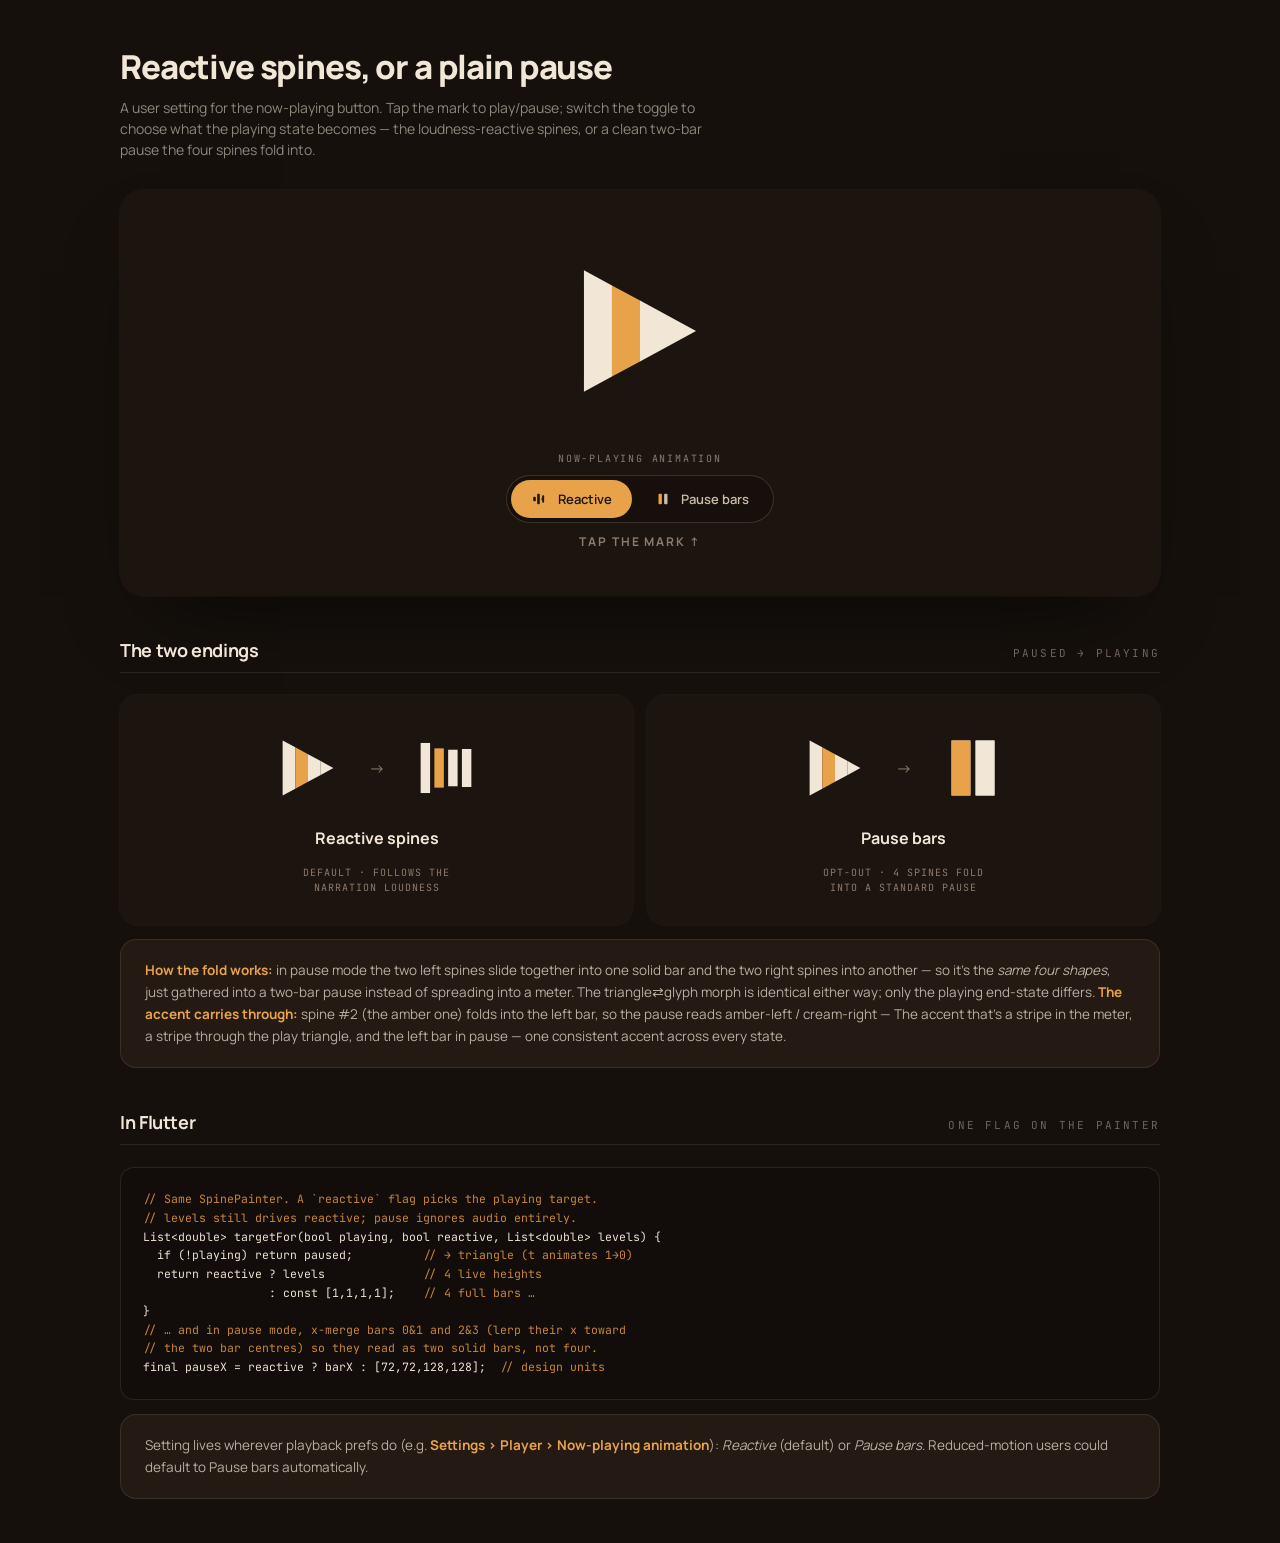
<file: brand/02-mark/Saga Pause-bar Option.html>
<!doctype html>
<html lang="en">
<head>
<meta charset="utf-8" />
<title>Saga — Reactive vs pause-bar</title>
<meta name="viewport" content="width=device-width, initial-scale=1" />
<link rel="preconnect" href="https://fonts.googleapis.com" />
<link rel="preconnect" href="https://fonts.gstatic.com" crossorigin />
<link href="https://fonts.googleapis.com/css2?family=Manrope:wght@400;500;600;700;800&family=JetBrains+Mono:wght@400;500&display=swap" rel="stylesheet" />
<style>
  :root{
    --bg:#1C140F; --card:#271C15; --elev:#241A13; --ink:#1C140F;
    --amber:#E8A24A; --cream:#F2E7D6; --terra:#C2603C; --sub:#CDBBA6; --muted:#8C7C6C;
    --line:rgba(242,231,214,0.10); --line2:rgba(242,231,214,0.16);
  }
  *{box-sizing:border-box;}
  html,body{margin:0;}
  body{background:#15100C; color:var(--cream); font-family:'Manrope',sans-serif; min-height:100vh; padding:44px; -webkit-font-smoothing:antialiased;}
  .wrap{max-width:1040px; margin:0 auto;}
  .head{margin-bottom:30px;}
  .head h1{font-weight:800; letter-spacing:-0.035em; font-size:33px; margin:0 0 8px;}
  .head p{margin:0; color:rgba(242,231,214,0.55); font-size:14px; line-height:1.5; max-width:600px;}
  .sec-num{font-family:'JetBrains Mono',monospace; font-size:11px; letter-spacing:0.2em; color:rgba(242,231,214,0.4);}
  .sec-head{display:flex; justify-content:space-between; align-items:baseline; padding-bottom:10px; margin:42px 0 22px; border-bottom:1px solid var(--line);}
  .sec-head h2{font-weight:700; font-size:18px; letter-spacing:-0.02em; margin:0;}

  /* hero */
  .hero{background:var(--bg); border-radius:24px; padding:46px; display:flex; flex-direction:column; align-items:center; gap:26px; box-shadow:0 40px 80px -40px rgba(0,0,0,0.7), 0 0 0 1px rgba(255,255,255,0.03);}
  .ppbtn{background:none; border:none; padding:0; cursor:pointer; display:grid; place-items:center; -webkit-tap-highlight-color:transparent;}
  .ppbtn:focus-visible{outline:3px solid var(--amber); outline-offset:6px; border-radius:12px;}
  .hint{font-size:12px; letter-spacing:0.16em; text-transform:uppercase; color:var(--muted); font-weight:700;}

  /* segmented control (the user setting) */
  .seg{display:inline-flex; background:#160F0B; border:1px solid var(--line2); border-radius:99px; padding:4px; gap:2px;}
  .seg button{border:none; background:none; color:var(--sub); font:600 13px/1 'Manrope'; padding:10px 20px; border-radius:99px; cursor:pointer; transition:.18s; display:flex; align-items:center; gap:9px;}
  .seg button .ic{width:18px; height:18px; display:block;}
  .seg button.on{background:var(--amber); color:#1C140F;}
  .setlabel{font-family:'JetBrains Mono',monospace; font-size:10px; letter-spacing:0.18em; text-transform:uppercase; color:var(--muted);}

  /* the mark */
  .g4 .sp{transition:d .46s cubic-bezier(.66,0,.34,1), fill .3s ease, transform .12s linear;}
  /* fills */
  .g4 .sp{fill:var(--fg, var(--cream));}
  .g4 .sb{fill:var(--accent, var(--amber));}
  /* PAUSED → solid accent play triangle */
  .g4[data-state="paused"] .sa{d:path("M41 36 L70.5 52 L70.5 148 L41 164 Z");}
  .g4[data-state="paused"] .sb{d:path("M70.5 52 L100 68 L100 132 L70.5 148 Z");}
  .g4[data-state="paused"] .sc{d:path("M100 68 L129.5 84 L129.5 116 L100 132 Z");}
  .g4[data-state="paused"] .sd{d:path("M129.5 84 L159 100 L159 100 L129.5 116 Z");}
  .g4[data-state="paused"] .sp{transform:none;}
  /* accent stripe runs through the play triangle too: slice #2 is amber, rest cream */
  .g4[data-state="paused"] .sa,
  .g4[data-state="paused"] .sc,
  .g4[data-state="paused"] .sd{fill:var(--fg,var(--cream));}
  .g4[data-state="paused"] .sb{fill:var(--accent,var(--amber));}
  /* PLAYING · reactive → 4 upright spines, JS sets --h */
  .g4[data-state="playing"][data-mode="reactive"] .sa{d:path("M41 36 L63 36 L63 164 L41 164 Z"); fill:var(--fg,var(--cream));}
  .g4[data-state="playing"][data-mode="reactive"] .sb{d:path("M73 36 L95 36 L95 164 L73 164 Z");}
  .g4[data-state="playing"][data-mode="reactive"] .sc{d:path("M105 36 L127 36 L127 164 L105 164 Z"); fill:var(--fg,var(--cream));}
  .g4[data-state="playing"][data-mode="reactive"] .sd{d:path("M137 36 L159 36 L159 164 L137 164 Z"); fill:var(--fg,var(--cream));}
  .g4[data-state="playing"][data-mode="reactive"] .sp{transform-box:fill-box; transform-origin:center; transform:scaleY(var(--h,.6));}
  /* PLAYING · pause → spines merge into 2 solid bars (sa+sb left, sc+sd right) */
  .g4[data-state="playing"][data-mode="pause"] .sa{d:path("M50 36 L94 36 L94 164 L50 164 Z");}
  .g4[data-state="playing"][data-mode="pause"] .sb{d:path("M50 36 L94 36 L94 164 L50 164 Z");}
  .g4[data-state="playing"][data-mode="pause"] .sc{d:path("M106 36 L150 36 L150 164 L106 164 Z");}
  .g4[data-state="playing"][data-mode="pause"] .sd{d:path("M106 36 L150 36 L150 164 L106 164 Z");}
  .g4[data-state="playing"][data-mode="pause"] .sp{transform:none;}
  /* accent carries through: the accent spine (#2) folds into the LEFT bar → amber left, cream right */
  .g4[data-state="playing"][data-mode="pause"] .sa,
  .g4[data-state="playing"][data-mode="pause"] .sc,
  .g4[data-state="playing"][data-mode="pause"] .sd{fill:var(--fg,var(--cream));}
  .g4[data-state="playing"][data-mode="pause"] .sb{fill:var(--accent,var(--amber));}
  @media(prefers-reduced-motion:reduce){.g4 .sp{transition:d .2s, fill .2s;}}

  /* comparison cards */
  .cmp{display:grid; grid-template-columns:1fr 1fr; gap:14px;}
  @media(max-width:740px){.cmp{grid-template-columns:1fr;}}
  .card{background:var(--bg); border-radius:18px; padding:30px 26px; display:flex; flex-direction:column; align-items:center; gap:16px; box-shadow:0 0 0 1px rgba(255,255,255,0.03);}
  .card .flow{display:flex; align-items:center; gap:18px;}
  .card .arr{color:var(--muted);}
  .card h3{margin:0; font-size:16px; font-weight:700;}
  .card .ds{font-family:'JetBrains Mono',monospace; font-size:10px; letter-spacing:0.1em; text-transform:uppercase; color:var(--muted); text-align:center; line-height:1.5;}

  .code{background:#120D0A; color:#EDE2D2; padding:22px; border-radius:14px; font-family:'JetBrains Mono',monospace; font-size:11.5px; line-height:1.62; overflow:auto; border:1px solid var(--line); max-width:100%;}
  .code .c{color:#C9863A;} .code .k{color:#E8A24A;}
  .note{margin-top:14px; background:var(--elev); border:1px solid var(--line); border-radius:16px; padding:20px 24px; font-size:13.5px; line-height:1.62; color:rgba(242,231,214,0.72);}
  .note b{color:var(--amber); font-weight:700;}
</style>
</head>
<body>
<div class="wrap">
  <div class="head">
    <h1>Reactive spines, or a plain pause</h1>
    <p>A user setting for the now-playing button. Tap the mark to play/pause; switch the toggle to choose what the playing state becomes — the loudness-reactive spines, or a clean two-bar pause the four spines fold into.</p>
  </div>

  <div class="hero">
    <button class="ppbtn" id="bigbtn" aria-label="Play or pause">
      <svg class="g4" id="bigmark" data-state="paused" data-mode="reactive" width="190" height="190" viewBox="0 0 200 200" style="--fg:var(--cream); --accent:var(--amber);">
        <path class="sp sa"></path><path class="sp sb"></path><path class="sp sc"></path><path class="sp sd"></path>
      </svg>
    </button>

    <div style="display:flex; flex-direction:column; align-items:center; gap:10px;">
      <div class="setlabel">Now-playing animation</div>
      <div class="seg" id="seg">
        <button data-mode="reactive" class="on">
          <svg class="ic" viewBox="0 0 24 24" fill="currentColor"><rect x="3" y="9" width="3.4" height="6" rx="1.2"/><rect x="8.3" y="5" width="3.4" height="14" rx="1.2"/><rect x="13.6" y="11" width="3.4" height="2" rx="1"/><rect x="18.9" y="7" width="2.6" height="10" rx="1.2" transform="translate(-4 0)"/></svg>
          Reactive
        </button>
        <button data-mode="pause">
          <svg class="ic" viewBox="0 0 24 24"><rect x="6" y="5" width="4.5" height="14" rx="1.4" fill="var(--amber)"/><rect x="13.5" y="5" width="4.5" height="14" rx="1.4" fill="currentColor"/></svg>
          Pause bars
        </button>
      </div>
      <div class="hint">tap the mark ↑</div>
    </div>
  </div>

  <!-- comparison -->
  <div class="sec-head"><h2>The two endings</h2><div class="sec-num">PAUSED → PLAYING</div></div>
  <div class="cmp">
    <div class="card">
      <div class="flow">
        <svg class="g4" data-state="paused" data-mode="reactive" width="86" height="86" viewBox="0 0 200 200" style="--fg:var(--cream);--accent:var(--amber);"><path class="sp sa"></path><path class="sp sb"></path><path class="sp sc"></path><path class="sp sd"></path></svg>
        <span class="arr">→</span>
        <svg class="g4 demo" data-state="playing" data-mode="reactive" width="86" height="86" viewBox="0 0 200 200" style="--fg:var(--cream);--accent:var(--amber);"><path class="sp sa"></path><path class="sp sb"></path><path class="sp sc"></path><path class="sp sd"></path></svg>
      </div>
      <h3>Reactive spines</h3>
      <div class="ds">default · follows the<br>narration loudness</div>
    </div>
    <div class="card">
      <div class="flow">
        <svg class="g4" data-state="paused" data-mode="pause" width="86" height="86" viewBox="0 0 200 200" style="--fg:var(--cream);--accent:var(--amber);"><path class="sp sa"></path><path class="sp sb"></path><path class="sp sc"></path><path class="sp sd"></path></svg>
        <span class="arr">→</span>
        <svg class="g4" data-state="playing" data-mode="pause" width="86" height="86" viewBox="0 0 200 200" style="--fg:var(--cream);--accent:var(--amber);"><path class="sp sa"></path><path class="sp sb"></path><path class="sp sc"></path><path class="sp sd"></path></svg>
      </div>
      <h3>Pause bars</h3>
      <div class="ds">opt-out · 4 spines fold<br>into a standard pause</div>
    </div>
  </div>

  <div class="note"><b>How the fold works:</b> in pause mode the two left spines slide together into one solid bar and the two right spines into another — so it’s the <i>same four shapes</i>, just gathered into a two-bar pause instead of spreading into a meter. The triangle⇄glyph morph is identical either way; only the playing end-state differs. <b>The accent carries through:</b> spine #2 (the amber one) folds into the left bar, so the pause reads amber-left / cream-right — The accent that’s a stripe in the meter, a stripe through the play triangle, and the left bar in pause — one consistent accent across every state.</div>

  <div class="sec-head"><h2>In Flutter</h2><div class="sec-num">ONE FLAG ON THE PAINTER</div></div>
  <pre class="code"><span class="c">// Same SpinePainter. A `reactive` flag picks the playing target.</span>
<span class="c">// levels still drives reactive; pause ignores audio entirely.</span>
List&lt;double&gt; targetFor(bool playing, bool reactive, List&lt;double&gt; levels) {
  if (!playing) return paused;          <span class="c">// → triangle (t animates 1→0)</span>
  return reactive ? levels              <span class="c">// 4 live heights</span>
                  : const [1,1,1,1];    <span class="c">// 4 full bars …</span>
}
<span class="c">// … and in pause mode, x-merge bars 0&1 and 2&3 (lerp their x toward</span>
<span class="c">// the two bar centres) so they read as two solid bars, not four.</span>
final pauseX = reactive ? barX : [72,72,128,128];  <span class="c">// design units</span></pre>
  <div class="note">Setting lives wherever playback prefs do (e.g. <b>Settings › Player › Now-playing animation</b>): <i>Reactive</i> (default) or <i>Pause bars</i>. Reduced-motion users could default to Pause bars automatically.</div>
</div>

<script>
  const big = document.getElementById('bigmark');
  const btn = document.getElementById('bigbtn');
  const seg = document.getElementById('seg');

  // restore saved mode
  let mode = localStorage.getItem('saga-np-mode') || 'reactive';
  function applyMode(m){
    mode = m;
    localStorage.setItem('saga-np-mode', m);
    big.dataset.mode = m;
    seg.querySelectorAll('button').forEach(b=>b.classList.toggle('on', b.dataset.mode===m));
  }
  applyMode(mode);

  btn.addEventListener('click', ()=>{
    big.dataset.state = big.dataset.state==='playing' ? 'paused' : 'playing';
    btn.setAttribute('aria-label', big.dataset.state==='playing' ? 'Pause' : 'Play');
  });
  seg.querySelectorAll('button').forEach(b=>b.addEventListener('click', ()=>applyMode(b.dataset.mode)));

  // loudness sim → drives reactive bars (hero + demo card)
  const reactiveMarks = [big, ...document.querySelectorAll('.g4.demo')];
  let phase=0, master=0.6, mTarget=0.6;
  const off=[0,1.1,2.3,3.4], rate=[1,1.6,1.3,2.0];
  function frame(){
    phase+=0.09;
    if(Math.random()<0.04) mTarget=0.4+Math.random()*0.55;
    master+=(mTarget-master)*0.12;
    reactiveMarks.forEach(svg=>{
      if(svg.dataset.state==='playing' && svg.dataset.mode==='reactive'){
        svg.querySelectorAll('.sp').forEach((b,i)=>{
          let h=master+0.18*Math.sin(phase*rate[i]+off[i]); h=Math.max(0.16,Math.min(1,h));
          b.style.setProperty('--h', h.toFixed(3));
        });
      }
    });
    requestAnimationFrame(frame);
  }
  // the demo card's reactive mark should always show playing-reactive
  requestAnimationFrame(frame);
</script>
</body>
</html>
</file>
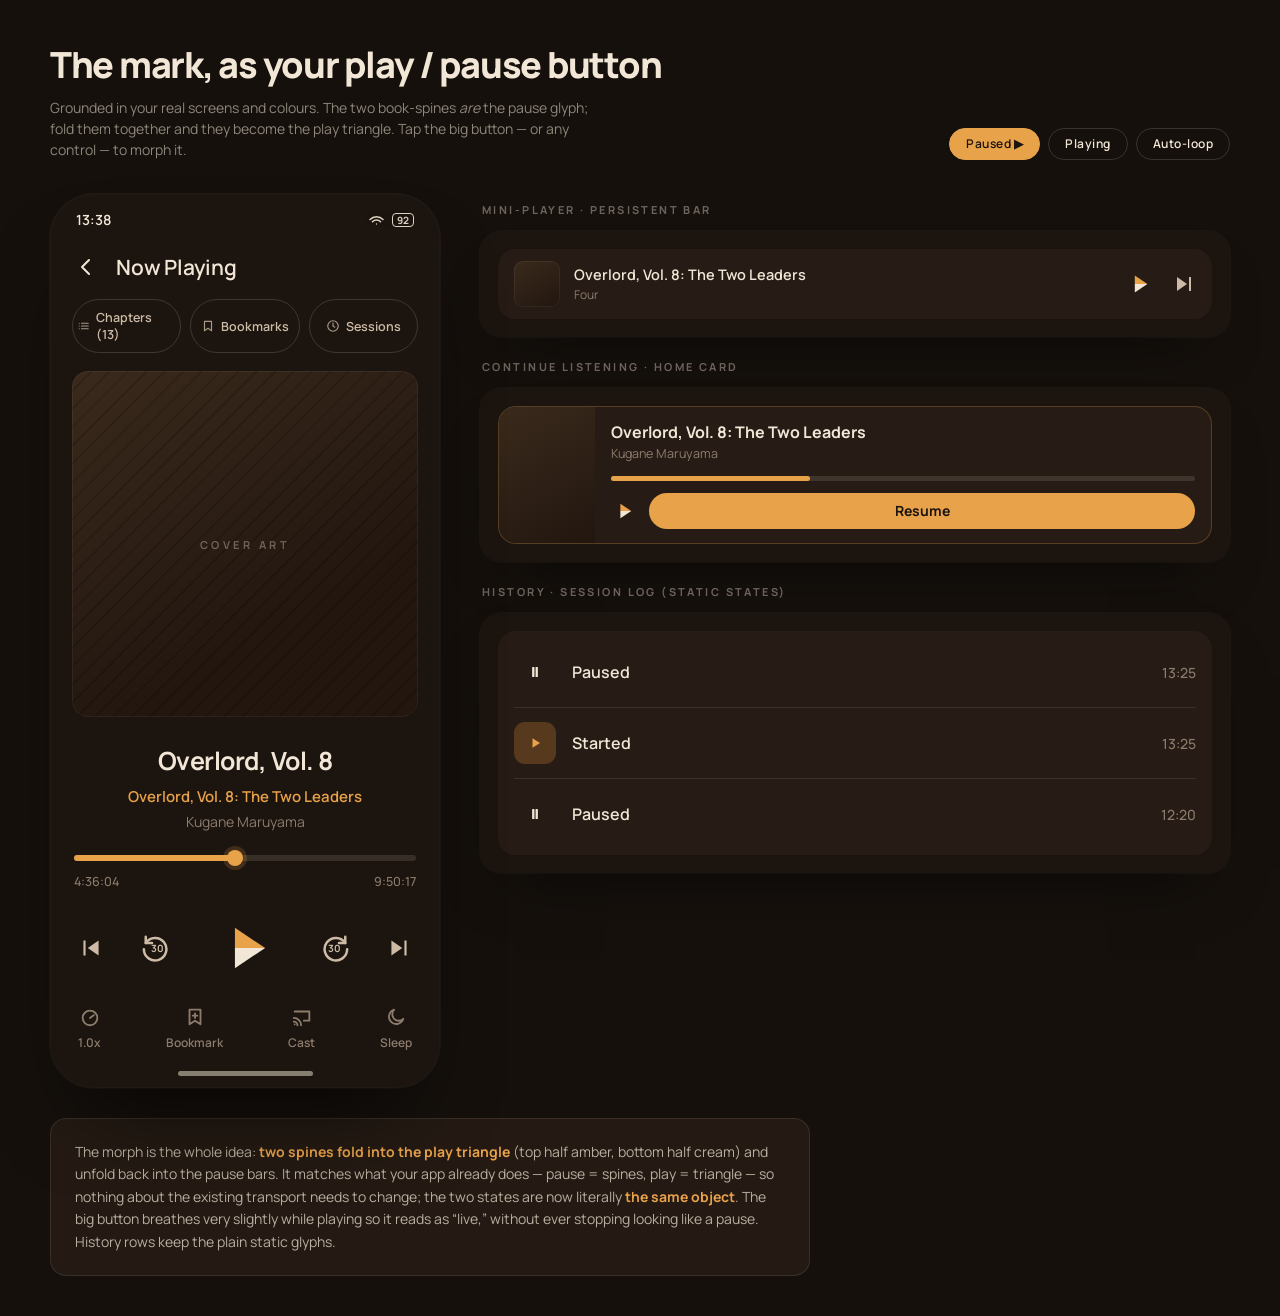
<file: brand/02-mark/Saga Player Mark in Context.html>
<!doctype html>
<html lang="en">
<head>
<meta charset="utf-8" />
<title>Saga — Play/pause mark in context</title>
<meta name="viewport" content="width=device-width, initial-scale=1" />
<link rel="preconnect" href="https://fonts.googleapis.com" />
<link rel="preconnect" href="https://fonts.gstatic.com" crossorigin />
<link href="https://fonts.googleapis.com/css2?family=Manrope:wght@400;500;600;700;800&display=swap" rel="stylesheet" />
<style>
  :root{
    --bg:#1C140F; --card:#271C15; --card2:#31251B; --elev:#241A13;
    --amber:#E8A24A; --amber-soft:#C9863A; --amber-deep:#7E5126;
    --cream:#F2E7D6; --sub:#CDBBA6; --muted:#8C7C6C;
    --line:rgba(242,231,214,0.10); --line2:rgba(242,231,214,0.16);
  }
  *{box-sizing:border-box;}
  html,body{margin:0;}
  body{
    background:#15100C; color:var(--cream);
    font-family:'Manrope',sans-serif; min-height:100vh; padding:40px;
    -webkit-font-smoothing:antialiased;
  }
  .wrap{max-width:1180px; margin:0 auto;}

  /* header / controls */
  .head{display:flex; justify-content:space-between; align-items:flex-end; gap:28px; flex-wrap:wrap; margin-bottom:34px;}
  .head h1{font-weight:800; letter-spacing:-0.035em; font-size:36px; margin:0 0 8px;}
  .head p{margin:0; color:rgba(242,231,214,0.55); font-size:14px; line-height:1.5; max-width:560px;}
  .ctrls{display:flex; gap:8px;}
  .ctrls button{
    background:transparent; color:var(--cream); border:1px solid var(--line2);
    padding:9px 16px; border-radius:99px; font:600 12px/1 'Manrope'; letter-spacing:0.04em; cursor:pointer; transition:.18s;
  }
  .ctrls button:hover{border-color:rgba(242,231,214,0.4);}
  .ctrls button.on{background:var(--amber); color:#1C140F; border-color:var(--amber);}

  .stage{display:grid; grid-template-columns:390px 1fr; gap:40px; align-items:start;}
  @media(max-width:900px){.stage{grid-template-columns:1fr;}}

  /* phone */
  .phone{
    width:390px; background:var(--bg); border-radius:44px; overflow:hidden; position:relative;
    box-shadow:0 50px 90px -40px rgba(0,0,0,0.8), 0 0 0 1px rgba(255,255,255,0.04), inset 0 0 0 1px rgba(255,255,255,0.02);
  }
  .statusbar{display:flex; justify-content:space-between; align-items:center; padding:16px 26px 6px; font-size:14px; font-weight:600; color:var(--cream);}
  .statusbar .right{display:flex; gap:7px; align-items:center; opacity:.9;}
  .statusbar .batt{border:1.5px solid var(--cream); border-radius:4px; padding:1px 4px; font-size:10px; font-weight:700; line-height:1;}
  .screen{padding:8px 22px 0;}
  .gesture{height:5px; width:135px; background:rgba(242,231,214,0.5); border-radius:99px; margin:18px auto 12px;}

  .npbar{display:flex; align-items:center; gap:18px; padding:10px 2px 18px;}
  .npbar .title{font-size:21px; font-weight:600; letter-spacing:-0.01em;}
  .icon-btn{background:none; border:none; padding:0; cursor:pointer; color:var(--cream); display:grid; place-items:center;}

  .pills{display:flex; gap:9px; margin-bottom:18px;}
  .pill{flex:1; display:flex; align-items:center; justify-content:center; gap:6px; border:1px solid var(--line2); border-radius:99px; padding:9px 4px; font-size:12.5px; font-weight:600; color:var(--sub);}
  .pill svg{width:14px; height:14px; opacity:.8;}

  .cover{
    width:100%; aspect-ratio:1; border-radius:16px; margin:4px 0 26px; position:relative; overflow:hidden;
    background:
      repeating-linear-gradient(135deg, rgba(0,0,0,0.16) 0 2px, transparent 2px 13px),
      linear-gradient(150deg,#3a2a1c,#22160f 70%);
    box-shadow:inset 0 0 0 1px rgba(242,231,214,0.06);
    display:grid; place-items:center;
  }
  .cover span{font-size:11px; letter-spacing:0.32em; color:rgba(242,231,214,0.35); font-weight:700;}

  .titles{text-align:center; margin-bottom:24px;}
  .titles .t1{font-size:25px; font-weight:700; letter-spacing:-0.02em;}
  .titles .t2{font-size:15px; font-weight:600; color:var(--amber); margin-top:8px;}
  .titles .t3{font-size:14px; color:var(--muted); margin-top:5px;}

  .scrub{margin:6px 2px 4px;}
  .track{height:6px; border-radius:99px; background:rgba(242,231,214,0.12); position:relative;}
  .track .fill{position:absolute; left:0; top:0; height:6px; width:47%; background:var(--amber); border-radius:99px;}
  .track .knob{position:absolute; left:47%; top:50%; width:16px; height:16px; border-radius:50%; background:var(--amber); transform:translate(-50%,-50%); box-shadow:0 0 0 4px rgba(232,162,74,0.18);}
  .times{display:flex; justify-content:space-between; font-size:12.5px; color:var(--muted); margin-top:12px; font-weight:500;}

  .transport{display:flex; align-items:center; justify-content:space-between; padding:18px 6px 8px;}
  .transport .icon-btn{color:var(--sub);}
  .transport .icon-btn:hover{color:var(--cream);}
  .transport .icon-btn svg{width:30px; height:30px;}
  .transport .icon-btn.small svg{width:26px; height:26px;}

  /* the morphing play/pause glyph */
  .ppbtn{background:none; border:none; padding:0; cursor:pointer; display:grid; place-items:center; -webkit-tap-highlight-color:transparent;}
  .ppbtn:focus-visible{outline:3px solid var(--amber); outline-offset:5px; border-radius:8px;}
  .ppglyph{display:block;}
  .ppglyph .pa,.ppglyph .pb{transition:d .42s cubic-bezier(.66,0,.34,1), fill .3s ease;}
  .ppglyph .pa{fill:var(--amber);}
  .ppglyph .pb{fill:var(--cream);}
  /* PAUSED → show the play triangle (two-tone halves) */
  body[data-state="paused"] .pa{d:path("M36 22 L78 50 L78 50 L36 50 Z");}
  body[data-state="paused"] .pb{d:path("M36 50 L78 50 L78 50 L36 78 Z");}
  /* PLAYING → show the two spine bars (pause) */
  body[data-state="playing"] .pa{d:path("M35 24 L47 24 L47 76 L35 76 Z");}
  body[data-state="playing"] .pb{d:path("M57 24 L69 24 L69 76 L57 76 Z");}
  /* gentle life on the big button while playing — still clearly a pause */
  .ppglyph.alive .pa,.ppglyph.alive .pb{transform-box:fill-box; transform-origin:center; }
  body[data-state="playing"] .ppglyph.alive .pa{animation:liveA 1.9s ease-in-out infinite;}
  body[data-state="playing"] .ppglyph.alive .pb{animation:liveB 1.9s ease-in-out infinite;}
  @keyframes liveA{0%,100%{transform:scaleY(1);}50%{transform:scaleY(0.9);}}
  @keyframes liveB{0%,100%{transform:scaleY(0.92);}50%{transform:scaleY(1);}}
  @media(prefers-reduced-motion:reduce){.ppglyph .pa,.ppglyph .pb{animation:none!important;}}

  .botrow{display:flex; justify-content:space-between; padding:14px 6px 2px;}
  .botrow .act{display:flex; flex-direction:column; align-items:center; gap:6px; color:var(--muted); font-size:12px; font-weight:600;}
  .botrow .act svg{width:22px; height:22px;}

  /* right column showcase */
  .col{display:flex; flex-direction:column; gap:14px;}
  .cap{font-size:11px; letter-spacing:0.22em; text-transform:uppercase; color:rgba(242,231,214,0.4); font-weight:700; margin:8px 2px 0;}
  .panel{background:var(--bg); border-radius:22px; padding:18px; box-shadow:0 30px 60px -34px rgba(0,0,0,0.7), 0 0 0 1px rgba(255,255,255,0.03);}

  /* mini player */
  .mini{display:flex; align-items:center; gap:14px; background:var(--card); border-radius:18px; padding:12px 16px;}
  .mini .thumb{width:46px; height:46px; border-radius:9px; background:linear-gradient(150deg,#3a2a1c,#22160f); box-shadow:inset 0 0 0 1px rgba(242,231,214,0.06); flex:none;}
  .mini .mt{flex:1; min-width:0;}
  .mini .mt .a{font-size:14.5px; font-weight:600; white-space:nowrap; overflow:hidden; text-overflow:ellipsis;}
  .mini .mt .b{font-size:12px; color:var(--muted); margin-top:2px;}
  .mini .mc{display:flex; align-items:center; gap:18px;}
  .mini .icon-btn{color:var(--sub);}

  /* continue listening card */
  .cont{display:grid; grid-template-columns:96px 1fr; gap:0; background:var(--card); border:1px solid rgba(232,162,74,0.25); border-radius:18px; overflow:hidden;}
  .cont .cv{background:linear-gradient(150deg,#3a2a1c,#22160f); }
  .cont .ci{padding:16px 16px 14px;}
  .cont .ci .a{font-size:16px; font-weight:700; line-height:1.2;}
  .cont .ci .b{font-size:12.5px; color:var(--muted); margin-top:3px;}
  .cont .pg{height:5px; background:rgba(242,231,214,0.12); border-radius:99px; margin:14px 0 12px; position:relative;}
  .cont .pg::after{content:""; position:absolute; left:0; top:0; height:5px; width:34%; background:var(--amber); border-radius:99px;}
  .cont .crow{display:flex; align-items:center; gap:12px;}
  .resume{flex:1; background:var(--amber); color:#1C140F; border:none; border-radius:99px; padding:11px; font:700 14px/1 'Manrope'; cursor:pointer;}

  /* history rows */
  .hist{background:var(--card); border-radius:18px; padding:6px 16px;}
  .hrow{display:flex; align-items:center; gap:16px; padding:14px 0; border-bottom:1px solid var(--line);}
  .hrow:last-child{border-bottom:none;}
  .hrow .badge{width:42px; height:42px; border-radius:11px; display:grid; place-items:center; flex:none;}
  .hrow.started .badge{background:rgba(126,81,38,0.55);}
  .hrow .lbl{flex:1; font-size:16px; font-weight:600;}
  .hrow .tm{font-size:14px; color:var(--muted); font-weight:500;}
  .hrow .badge svg{width:18px; height:18px;}

  .note{margin-top:30px; background:var(--elev); border:1px solid var(--line); border-radius:16px; padding:22px 24px; font-size:14px; line-height:1.6; color:rgba(242,231,214,0.72); max-width:760px;}
  .note b{color:var(--amber); font-weight:700;}
</style>
</head>
<body data-state="paused">

<div class="wrap">
  <div class="head">
    <div>
      <h1>The mark, as your play / pause button</h1>
      <p>Grounded in your real screens and colours. The two book-spines <em>are</em> the pause glyph; fold them together and they become the play triangle. Tap the big button — or any control — to morph it.</p>
    </div>
    <div class="ctrls">
      <button data-set="paused" class="on">Paused ▶</button>
      <button data-set="playing">Playing</button>
      <button id="auto">Auto-loop</button>
    </div>
  </div>

  <div class="stage">

    <!-- ░░ NOW PLAYING ░░ -->
    <div class="phone">
      <div class="statusbar">
        <span>13:38</span>
        <span class="right">
          <svg width="17" height="13" viewBox="0 0 17 13" fill="none" stroke="currentColor" stroke-width="1.6" stroke-linecap="round"><path d="M2 6.5 A 9 9 0 0 1 15 6.5"/><path d="M4.5 8.7 A 5.5 5.5 0 0 1 12.5 8.7"/><circle cx="8.5" cy="11" r="0.7" fill="currentColor" stroke="none"/></svg>
          <span class="batt">92</span>
        </span>
      </div>
      <div class="screen">
        <div class="npbar">
          <button class="icon-btn" aria-label="Back"><svg width="24" height="24" viewBox="0 0 24 24" fill="none" stroke="currentColor" stroke-width="2" stroke-linecap="round" stroke-linejoin="round"><path d="M15 5 L8 12 L15 19"/></svg></button>
          <span class="title">Now Playing</span>
        </div>

        <div class="pills">
          <div class="pill"><svg viewBox="0 0 24 24" fill="none" stroke="currentColor" stroke-width="2" stroke-linecap="round"><path d="M8 7h12M8 12h12M8 17h12M4 7h.01M4 12h.01M4 17h.01"/></svg>Chapters (13)</div>
          <div class="pill"><svg viewBox="0 0 24 24" fill="none" stroke="currentColor" stroke-width="2" stroke-linecap="round" stroke-linejoin="round"><path d="M6 4h12v16l-6-4-6 4z"/></svg>Bookmarks</div>
          <div class="pill"><svg viewBox="0 0 24 24" fill="none" stroke="currentColor" stroke-width="2" stroke-linecap="round" stroke-linejoin="round"><path d="M12 7v5l3 2"/><circle cx="12" cy="12" r="9"/></svg>Sessions</div>
        </div>

        <div class="cover"><span>COVER ART</span></div>

        <div class="titles">
          <div class="t1">Overlord, Vol. 8</div>
          <div class="t2">Overlord, Vol. 8: The Two Leaders</div>
          <div class="t3">Kugane Maruyama</div>
        </div>

        <div class="scrub">
          <div class="track"><div class="fill"></div><div class="knob"></div></div>
          <div class="times"><span>4:36:04</span><span>9:50:17</span></div>
        </div>

        <div class="transport">
          <button class="icon-btn small" aria-label="Previous"><svg viewBox="0 0 24 24" fill="currentColor"><path d="M7 5v14H5V5h2zm12 0L9 12l10 7V5z"/></svg></button>
          <button class="icon-btn" aria-label="Back 30 seconds"><svg viewBox="0 0 24 24" fill="none" stroke="currentColor" stroke-width="2" stroke-linecap="round" stroke-linejoin="round"><path d="M3 8a9 9 0 1 1-1.5 5"/><path d="M3 3v5h5"/><text x="12" y="15.5" font-size="8" font-family="Manrope" font-weight="700" fill="currentColor" stroke="none" text-anchor="middle">30</text></svg></button>

          <button class="ppbtn js-toggle" aria-label="Play"><svg class="ppglyph alive" width="72" height="72" viewBox="0 0 100 100"><path class="pa" d="M36 22 L78 50 L78 50 L36 50 Z"></path><path class="pb" d="M36 50 L78 50 L78 50 L36 78 Z"></path></svg></button>

          <button class="icon-btn" aria-label="Forward 30 seconds"><svg viewBox="0 0 24 24" fill="none" stroke="currentColor" stroke-width="2" stroke-linecap="round" stroke-linejoin="round"><path d="M21 8a9 9 0 1 0 1.5 5"/><path d="M21 3v5h-5"/><text x="12" y="15.5" font-size="8" font-family="Manrope" font-weight="700" fill="currentColor" stroke="none" text-anchor="middle">30</text></svg></button>
          <button class="icon-btn small" aria-label="Next"><svg viewBox="0 0 24 24" fill="currentColor"><path d="M17 5v14h2V5h-2zM5 5l10 7L5 19V5z"/></svg></button>
        </div>

        <div class="botrow">
          <div class="act"><svg viewBox="0 0 24 24" fill="none" stroke="currentColor" stroke-width="2" stroke-linecap="round"><circle cx="12" cy="13" r="8"/><path d="M12 13l4-3"/></svg>1.0x</div>
          <div class="act"><svg viewBox="0 0 24 24" fill="none" stroke="currentColor" stroke-width="2" stroke-linecap="round" stroke-linejoin="round"><path d="M6 4h12v16l-6-4-6 4z"/><path d="M12 8v5M9.5 10.5h5"/></svg>Bookmark</div>
          <div class="act"><svg viewBox="0 0 24 24" fill="none" stroke="currentColor" stroke-width="2" stroke-linecap="round" stroke-linejoin="round"><path d="M3 17a4 4 0 0 1 4 4M3 13a8 8 0 0 1 8 8M4 6h16v10h-6"/><circle cx="4" cy="20" r="1" fill="currentColor" stroke="none"/></svg>Cast</div>
          <div class="act"><svg viewBox="0 0 24 24" fill="none" stroke="currentColor" stroke-width="2" stroke-linecap="round" stroke-linejoin="round"><path d="M20 14a8 8 0 1 1-10-10 7 7 0 0 0 10 10z"/></svg>Sleep</div>
        </div>

        <div class="gesture"></div>
      </div>
    </div>

    <!-- ░░ SHOWCASE COLUMN ░░ -->
    <div class="col">
      <div class="cap">Mini-player · persistent bar</div>
      <div class="panel">
        <div class="mini">
          <div class="thumb"></div>
          <div class="mt"><div class="a">Overlord, Vol. 8: The Two Leaders</div><div class="b">Four</div></div>
          <div class="mc">
            <button class="ppbtn js-toggle" aria-label="Play"><svg class="ppglyph" width="30" height="30" viewBox="0 0 100 100"><path class="pa" d="M36 22 L78 50 L78 50 L36 50 Z"></path><path class="pb" d="M36 50 L78 50 L78 50 L36 78 Z"></path></svg></button>
            <button class="icon-btn" aria-label="Next"><svg width="24" height="24" viewBox="0 0 24 24" fill="currentColor"><path d="M17 5v14h2V5h-2zM5 5l10 7L5 19V5z"/></svg></button>
          </div>
        </div>
      </div>

      <div class="cap">Continue listening · home card</div>
      <div class="panel">
        <div class="cont">
          <div class="cv"></div>
          <div class="ci">
            <div class="a">Overlord, Vol. 8: The Two Leaders</div>
            <div class="b">Kugane Maruyama</div>
            <div class="pg"></div>
            <div class="crow">
              <button class="ppbtn js-toggle" aria-label="Play"><svg class="ppglyph" width="26" height="26" viewBox="0 0 100 100"><path class="pa" d="M36 22 L78 50 L78 50 L36 50 Z"></path><path class="pb" d="M36 50 L78 50 L78 50 L36 78 Z"></path></svg></button>
              <button class="resume js-resume js-toggle">Resume</button>
            </div>
          </div>
        </div>
      </div>

      <div class="cap">History · session log (static states)</div>
      <div class="panel">
        <div class="hist">
          <div class="hrow paused">
            <div class="badge"><svg viewBox="0 0 100 100"><rect x="34" y="22" width="13" height="56" rx="3" fill="var(--cream)"/><rect x="53" y="22" width="13" height="56" rx="3" fill="var(--cream)"/></svg></div>
            <div class="lbl">Paused</div><div class="tm">13:25</div>
          </div>
          <div class="hrow started">
            <div class="badge"><svg viewBox="0 0 100 100"><path d="M36 24 L78 50 L36 76 Z" fill="var(--amber)"/></svg></div>
            <div class="lbl">Started</div><div class="tm">13:25</div>
          </div>
          <div class="hrow paused">
            <div class="badge"><svg viewBox="0 0 100 100"><rect x="34" y="22" width="13" height="56" rx="3" fill="var(--cream)"/><rect x="53" y="22" width="13" height="56" rx="3" fill="var(--cream)"/></svg></div>
            <div class="lbl">Paused</div><div class="tm">12:20</div>
          </div>
        </div>
      </div>
    </div>
  </div>

  <div class="note">
    The morph is the whole idea: <b>two spines fold into the play triangle</b> (top half amber, bottom half cream) and unfold back into the pause bars. It matches what your app already does — pause = spines, play = triangle — so nothing about the existing transport needs to change; the two states are now literally <b>the same object</b>. The big button breathes very slightly while playing so it reads as “live,” without ever stopping looking like a pause. History rows keep the plain static glyphs.
  </div>
</div>

<script>
  function setState(s){
    document.body.dataset.state = s;
    document.querySelectorAll('.js-toggle').forEach(b=>{
      if(b.matches('.ppbtn')) b.setAttribute('aria-label', s==='playing'?'Pause':'Play');
    });
    const resume = document.querySelector('.js-resume');
    if(resume) resume.textContent = s==='playing' ? 'Pause' : 'Resume';
    document.querySelectorAll('.ctrls button[data-set]').forEach(x=>x.classList.toggle('on', x.dataset.set===s));
  }
  document.querySelectorAll('.js-toggle').forEach(b=>{
    b.addEventListener('click',()=>{ stopAuto(); setState(document.body.dataset.state==='playing'?'paused':'playing'); });
  });
  document.querySelectorAll('.ctrls button[data-set]').forEach(b=>{
    b.addEventListener('click',()=>{ stopAuto(); setState(b.dataset.set); });
  });
  let timer=null; const autoBtn=document.getElementById('auto');
  function stopAuto(){ if(timer){clearInterval(timer); timer=null; autoBtn.classList.remove('on');} }
  autoBtn.addEventListener('click',()=>{
    if(timer){stopAuto(); return;}
    autoBtn.classList.add('on');
    setState('playing');
    timer=setInterval(()=>setState(document.body.dataset.state==='playing'?'paused':'playing'),2000);
  });
</script>

</body>
</html>
</file>
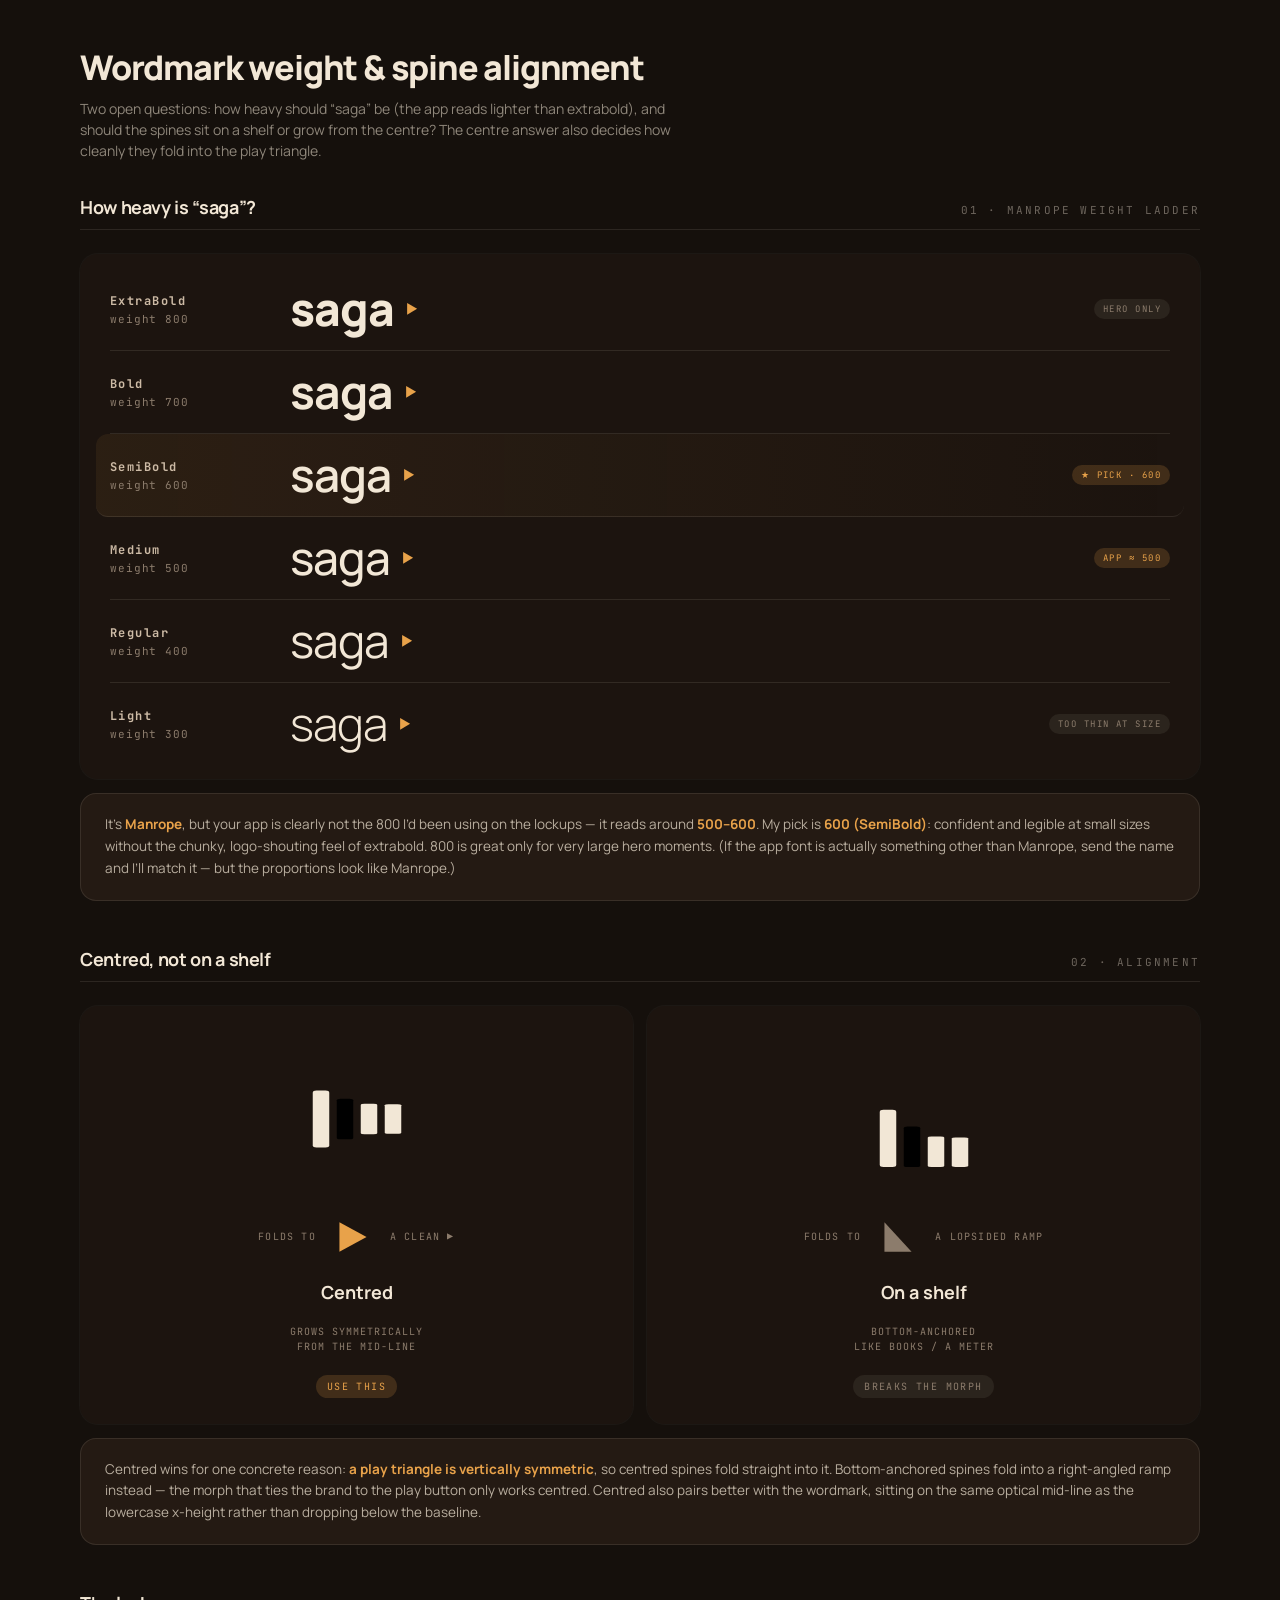
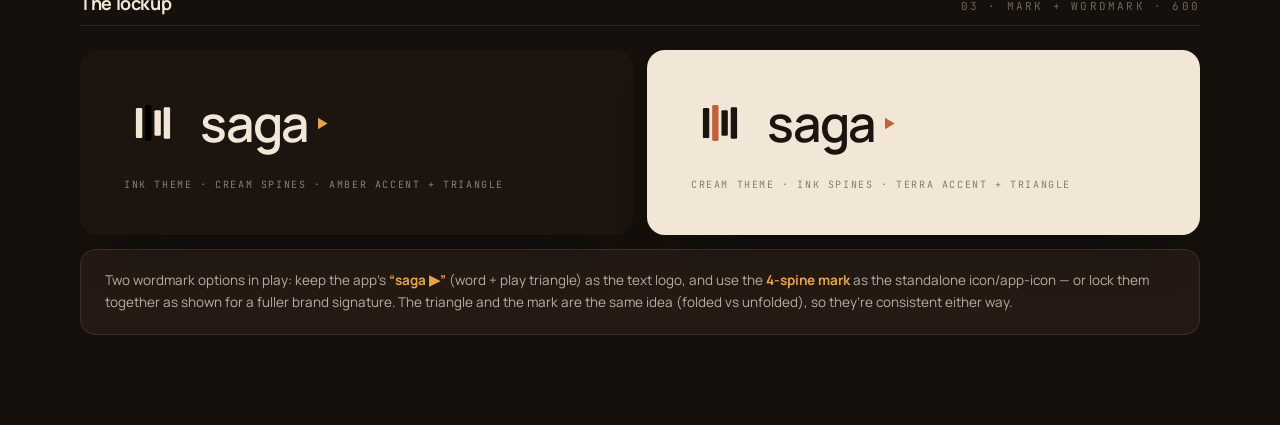
<file: brand/02-mark/Saga Wordmark and Alignment.html>
<!doctype html>
<html lang="en">
<head>
<meta charset="utf-8" />
<title>Saga — Wordmark & alignment</title>
<meta name="viewport" content="width=device-width, initial-scale=1" />
<link rel="preconnect" href="https://fonts.googleapis.com" />
<link rel="preconnect" href="https://fonts.gstatic.com" crossorigin />
<link href="https://fonts.googleapis.com/css2?family=Manrope:wght@300;400;500;600;700;800&family=JetBrains+Mono:wght@400;500&display=swap" rel="stylesheet" />
<style>
  :root{
    --bg:#1C140F; --card:#271C15; --elev:#241A13; --ink:#1C140F;
    --amber:#E8A24A; --cream:#F2E7D6; --terra:#C2603C; --sub:#CDBBA6; --muted:#8C7C6C;
    --line:rgba(242,231,214,0.10); --line2:rgba(242,231,214,0.16);
  }
  *{box-sizing:border-box;}
  html,body{margin:0;}
  body{background:#15100C; color:var(--cream); font-family:'Manrope',sans-serif; min-height:100vh; padding:44px; -webkit-font-smoothing:antialiased;}
  .wrap{max-width:1120px; margin:0 auto;}
  .head{margin-bottom:34px;}
  .head h1{font-weight:800; letter-spacing:-0.035em; font-size:34px; margin:0 0 8px;}
  .head p{margin:0; color:rgba(242,231,214,0.55); font-size:14px; line-height:1.5; max-width:600px;}
  .sec{margin-bottom:46px;}
  .sec-head{display:flex; justify-content:space-between; align-items:baseline; padding-bottom:10px; margin-bottom:24px; border-bottom:1px solid var(--line);}
  .sec-head h2{font-weight:700; font-size:18px; letter-spacing:-0.02em; margin:0;}
  .sec-num{font-family:'JetBrains Mono',monospace; font-size:11px; letter-spacing:0.2em; color:rgba(242,231,214,0.4);}

  /* weight ladder */
  .ladder{background:var(--bg); border-radius:18px; padding:14px 30px; box-shadow:0 0 0 1px rgba(255,255,255,0.03);}
  .lrow{display:flex; align-items:center; gap:30px; padding:18px 0; border-bottom:1px solid var(--line);}
  .lrow:last-child{border-bottom:none;}
  .lmeta{width:150px; flex:none; font-family:'JetBrains Mono',monospace; font-size:11px; letter-spacing:0.08em; color:var(--muted);}
  .lmeta b{display:block; color:var(--sub); font-size:12px; margin-bottom:3px; letter-spacing:0.12em;}
  .wm{display:inline-flex; align-items:baseline; gap:0.1em; font-size:46px; line-height:1; color:var(--cream); letter-spacing:-0.02em;}
  .wm .tri{width:0.34em; height:0.34em; align-self:center; margin-left:0.12em;}
  .lrow.pick{background:linear-gradient(90deg,rgba(232,162,74,0.08),transparent); border-radius:12px; margin:0 -14px; padding-left:14px; padding-right:14px;}
  .tag{font-family:'JetBrains Mono',monospace; font-size:9px; letter-spacing:0.16em; text-transform:uppercase; padding:4px 9px; border-radius:99px; background:rgba(232,162,74,0.18); color:var(--amber); margin-left:auto;}
  .tag.dim{background:rgba(242,231,214,0.07); color:var(--muted);}

  /* alignment compare */
  .cmp{display:grid; grid-template-columns:1fr 1fr; gap:14px;}
  @media(max-width:780px){.cmp{grid-template-columns:1fr;}}
  .cell{background:var(--bg); border-radius:18px; padding:38px 28px 26px; display:flex; flex-direction:column; align-items:center; gap:20px; box-shadow:0 0 0 1px rgba(255,255,255,0.03);}
  .cell .big{height:150px; display:flex; align-items:center;}
  .fold{display:flex; align-items:center; gap:14px; color:var(--muted); font-family:'JetBrains Mono',monospace; font-size:10px; letter-spacing:0.12em; text-transform:uppercase;}
  .cell .nm{font-size:18px; font-weight:700; text-align:center;}
  .cell .ds{font-family:'JetBrains Mono',monospace; font-size:10px; letter-spacing:0.1em; text-transform:uppercase; color:var(--muted); text-align:center; line-height:1.55;}
  .verdict{font-family:'JetBrains Mono',monospace; font-size:10px; letter-spacing:0.14em; text-transform:uppercase; padding:5px 11px; border-radius:99px;}
  .v-good{background:rgba(232,162,74,0.18); color:var(--amber);} .v-bad{background:rgba(242,231,214,0.07); color:var(--muted);}

  /* mark + animation */
  .mk .sp{fill:currentColor; transform-box:fill-box; transform:scaleY(var(--h,0.6)); transition:transform .1s linear;}
  .mk .sb{fill:var(--accent);}
  .mk.center .sp{transform-origin:center;}
  .mk.shelf .sp{transform-origin:center bottom;}

  /* lockups */
  .locks{display:grid; grid-template-columns:1fr 1fr; gap:14px;}
  @media(max-width:780px){.locks{grid-template-columns:1fr;}}
  .lock{border-radius:18px; padding:44px; display:flex; flex-direction:column; gap:26px; box-shadow:0 30px 60px -36px rgba(0,0,0,0.5);}
  .lock.dark{background:var(--ink); color:var(--cream);} .lock.light{background:var(--cream); color:var(--ink);}
  .lockrow{display:flex; align-items:center; gap:18px;}
  .lockrow .mk{width:58px; height:58px; flex:none;}
  .lockrow .word{font-weight:600; font-size:50px; line-height:1; letter-spacing:-0.025em; display:inline-flex; align-items:center;}
  .lockrow .word .tri{width:0.3em; height:0.3em; margin-left:0.14em;}
  .lockcap{font-family:'JetBrains Mono',monospace; font-size:10px; letter-spacing:0.16em; text-transform:uppercase; opacity:0.5;}

  .note{margin-top:14px; background:var(--elev); border:1px solid var(--line); border-radius:16px; padding:20px 24px; font-size:13.5px; line-height:1.62; color:rgba(242,231,214,0.72);}
  .note b{color:var(--amber); font-weight:700;}
  .note + .note{margin-top:10px;}
</style>
</head>
<body>
<div class="wrap">
  <div class="head">
    <h1>Wordmark weight & spine alignment</h1>
    <p>Two open questions: how heavy should “saga” be (the app reads lighter than extrabold), and should the spines sit on a shelf or grow from the centre? The centre answer also decides how cleanly they fold into the play triangle.</p>
  </div>

  <!-- 01 weight ladder -->
  <section class="sec">
    <div class="sec-head"><h2>How heavy is “saga”?</h2><div class="sec-num">01 · MANROPE WEIGHT LADDER</div></div>
    <div class="ladder" id="ladder"></div>
    <div class="note">It’s <b>Manrope</b>, but your app is clearly not the 800 I’d been using on the lockups — it reads around <b>500–600</b>. My pick is <b>600 (SemiBold)</b>: confident and legible at small sizes without the chunky, logo-shouting feel of extrabold. 800 is great only for very large hero moments. (If the app font is actually something other than Manrope, send the name and I’ll match it — but the proportions look like Manrope.)</div>
  </section>

  <!-- 02 centered vs shelf -->
  <section class="sec">
    <div class="sec-head"><h2>Centred, not on a shelf</h2><div class="sec-num">02 · ALIGNMENT</div></div>
    <div class="cmp">
      <div class="cell">
        <div class="big"><svg class="mk center live" data-accent="1" width="150" height="150" viewBox="0 0 200 200"></svg></div>
        <div class="fold">folds to
          <svg width="46" height="46" viewBox="0 0 200 200"><path d="M41 36 L159 100 L41 164 Z" fill="var(--amber)"/></svg>
          a clean ▶
        </div>
        <div class="nm">Centred</div>
        <div class="ds">grows symmetrically<br>from the mid-line</div>
        <span class="verdict v-good">use this</span>
      </div>
      <div class="cell">
        <div class="big"><svg class="mk shelf live" data-accent="1" width="150" height="150" viewBox="0 0 200 200"></svg></div>
        <div class="fold">folds to
          <svg width="46" height="46" viewBox="0 0 200 200"><path d="M41 36 L159 164 L41 164 Z" fill="var(--muted)"/></svg>
          a lopsided ramp
        </div>
        <div class="nm">On a shelf</div>
        <div class="ds">bottom-anchored<br>like books / a meter</div>
        <span class="verdict v-bad">breaks the morph</span>
      </div>
    </div>
    <div class="note">Centred wins for one concrete reason: <b>a play triangle is vertically symmetric</b>, so centred spines fold straight into it. Bottom-anchored spines fold into a right-angled ramp instead — the morph that ties the brand to the play button only works centred. Centred also pairs better with the wordmark, sitting on the same optical mid-line as the lowercase x-height rather than dropping below the baseline.</div>
  </section>

  <!-- 03 lockup -->
  <section class="sec">
    <div class="sec-head"><h2>The lockup</h2><div class="sec-num">03 · MARK + WORDMARK · 600</div></div>
    <div class="locks">
      <div class="lock dark">
        <div class="lockrow">
          <svg class="mk center" data-accent="1" data-static="1" viewBox="0 0 200 200"></svg>
          <span class="word">saga<svg class="tri" viewBox="0 0 100 100"><path d="M20 12 L84 50 L20 88 Z" fill="var(--amber)"/></svg></span>
        </div>
        <div class="lockcap">Ink theme · cream spines · amber accent + triangle</div>
      </div>
      <div class="lock light">
        <div class="lockrow">
          <svg class="mk center" data-accent="1" data-static="1" viewBox="0 0 200 200" style="--accent:var(--terra)"></svg>
          <span class="word">saga<svg class="tri" viewBox="0 0 100 100"><path d="M20 12 L84 50 L20 88 Z" fill="var(--terra)"/></svg></span>
        </div>
        <div class="lockcap">Cream theme · ink spines · terra accent + triangle</div>
      </div>
    </div>
    <div class="note">Two wordmark options in play: keep the app’s <b>“saga ▶”</b> (word + play triangle) as the text logo, and use the <b>4-spine mark</b> as the standalone icon/app-icon — or lock them together as shown for a fuller brand signature. The triangle and the mark are the same idea (folded vs unfolded), so they’re consistent either way.</div>
  </section>
</div>

<script>
  // weight ladder
  const ladder = document.getElementById('ladder');
  const tri = '<svg class="tri" viewBox="0 0 100 100"><path d="M20 12 L84 50 L20 88 Z" fill="var(--amber)"/></svg>';
  [
    {w:800, n:'ExtraBold', note:'hero only', dim:true},
    {w:700, n:'Bold', note:'', dim:true},
    {w:600, n:'SemiBold', note:'recommended', pick:true},
    {w:500, n:'Medium', note:'app-like', pick:false, app:true},
    {w:400, n:'Regular', note:'', dim:true},
    {w:300, n:'Light', note:'too thin at size', dim:true},
  ].forEach(r=>{
    const row = document.createElement('div');
    row.className = 'lrow' + (r.pick?' pick':'');
    row.innerHTML =
      `<div class="lmeta"><b>${r.n}</b>weight ${r.w}</div>`+
      `<span class="wm" style="font-weight:${r.w}">saga${tri}</span>`+
      (r.pick?'<span class="tag">★ pick · 600</span>':(r.app?'<span class="tag">app ≈ 500</span>':(r.note?`<span class="tag dim">${r.note}</span>`:'')));
    ladder.appendChild(row);
  });

  // build marks (4 upright spines)
  const BARS=[[41],[73],[105],[137]];
  function buildMark(svg){
    let h='';
    const cls=['sa','sb','sc','sd'];
    BARS.forEach((b,i)=>{ h+=`<rect class="sp ${cls[i]}" x="${b[0]}" y="36" width="22" height="128" rx="5"></rect>`; });
    svg.innerHTML=h;
    if(svg.dataset.static){
      // resting "centred logo" pose — varied heights, centred on y=100
      const hs=[104,124,88,108];
      svg.querySelectorAll('.sp').forEach((r,i)=>{ r.style.setProperty('--h',(hs[i]/128).toFixed(3)); });
    }
  }
  document.querySelectorAll('.mk').forEach(buildMark);

  // loudness sim for the live marks
  const live=[...document.querySelectorAll('.mk.live')];
  let phase=0, master=0.6, mTarget=0.6;
  const off=[0,1.1,2.3,3.4], rate=[1,1.6,1.3,2.0];
  function frame(){
    phase+=0.09;
    if(Math.random()<0.04) mTarget=0.4+Math.random()*0.55;
    master+=(mTarget-master)*0.12;
    live.forEach(svg=>{
      svg.querySelectorAll('.sp').forEach((b,i)=>{ let h=master+0.18*Math.sin(phase*rate[i]+off[i]); h=Math.max(0.16,Math.min(1,h)); b.style.setProperty('--h',h.toFixed(3)); });
    });
    requestAnimationFrame(frame);
  }
  requestAnimationFrame(frame);
</script>
</body>
</html>
</file>
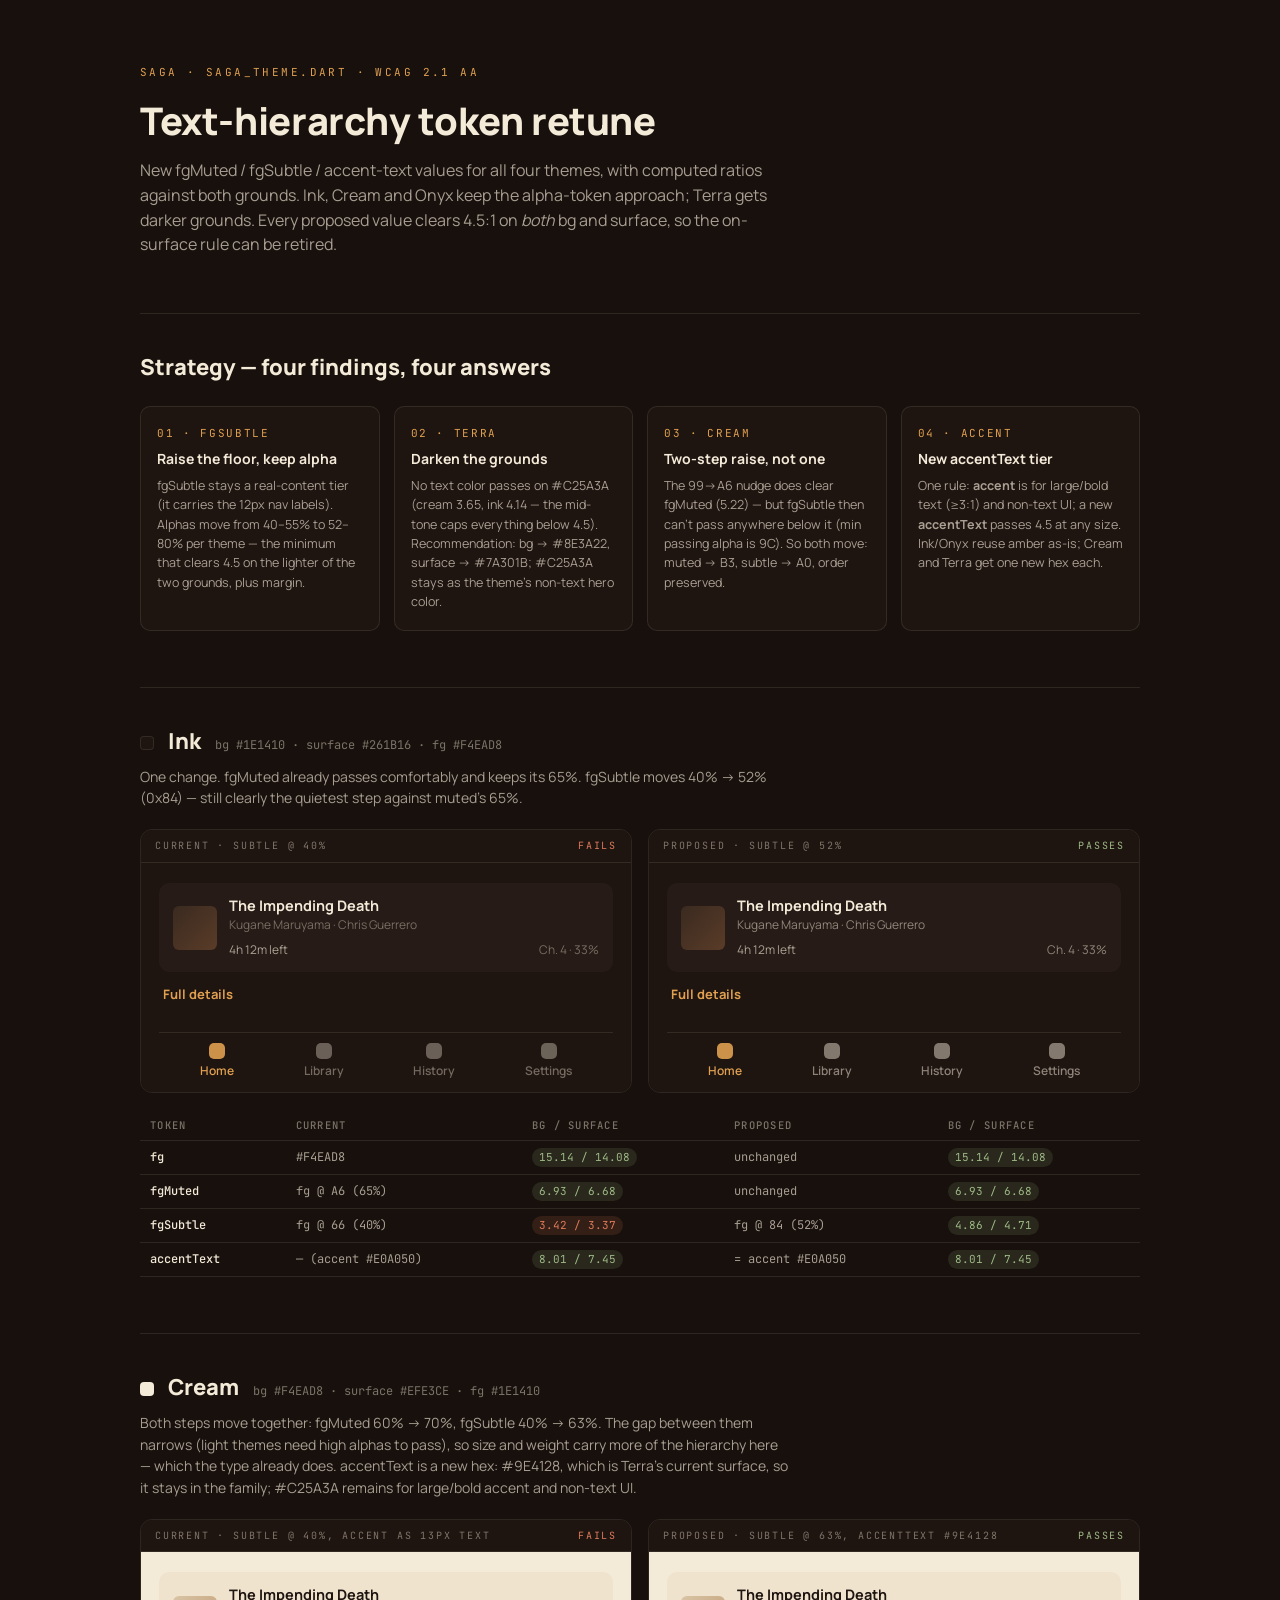
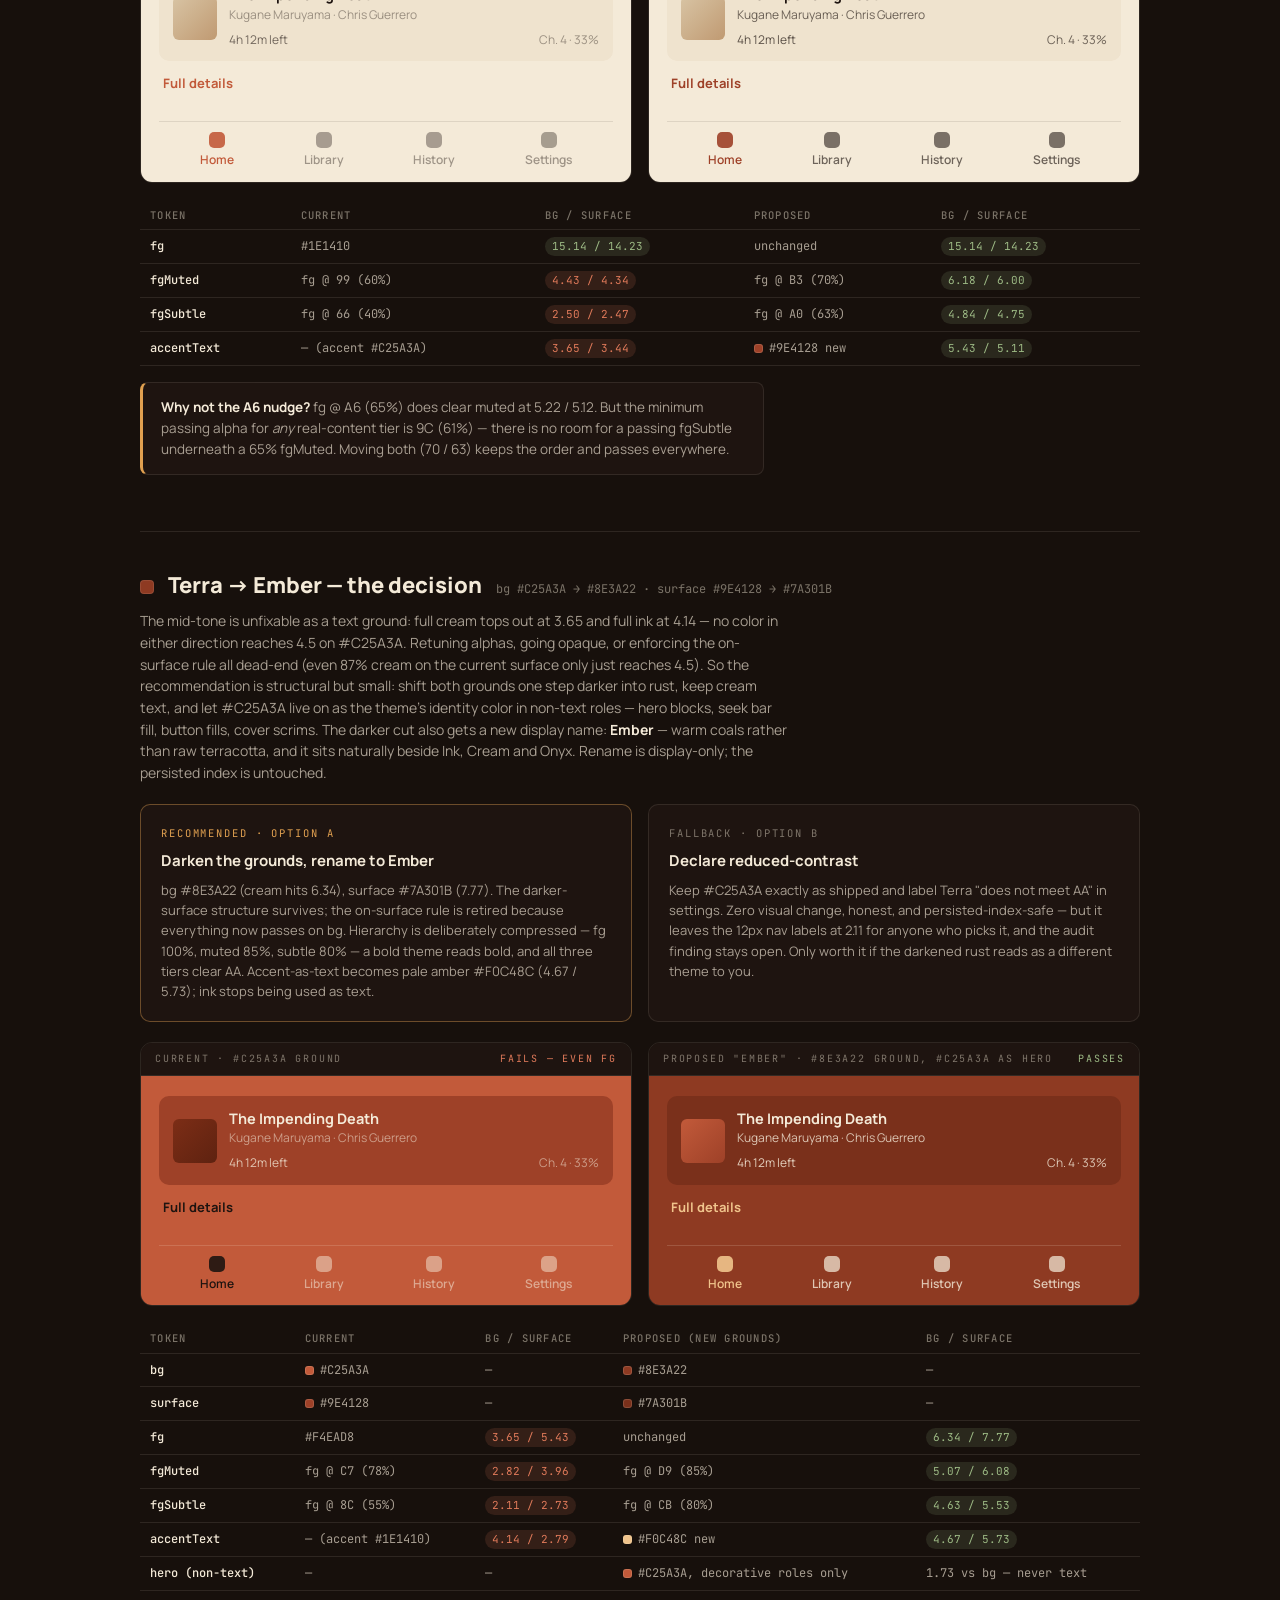
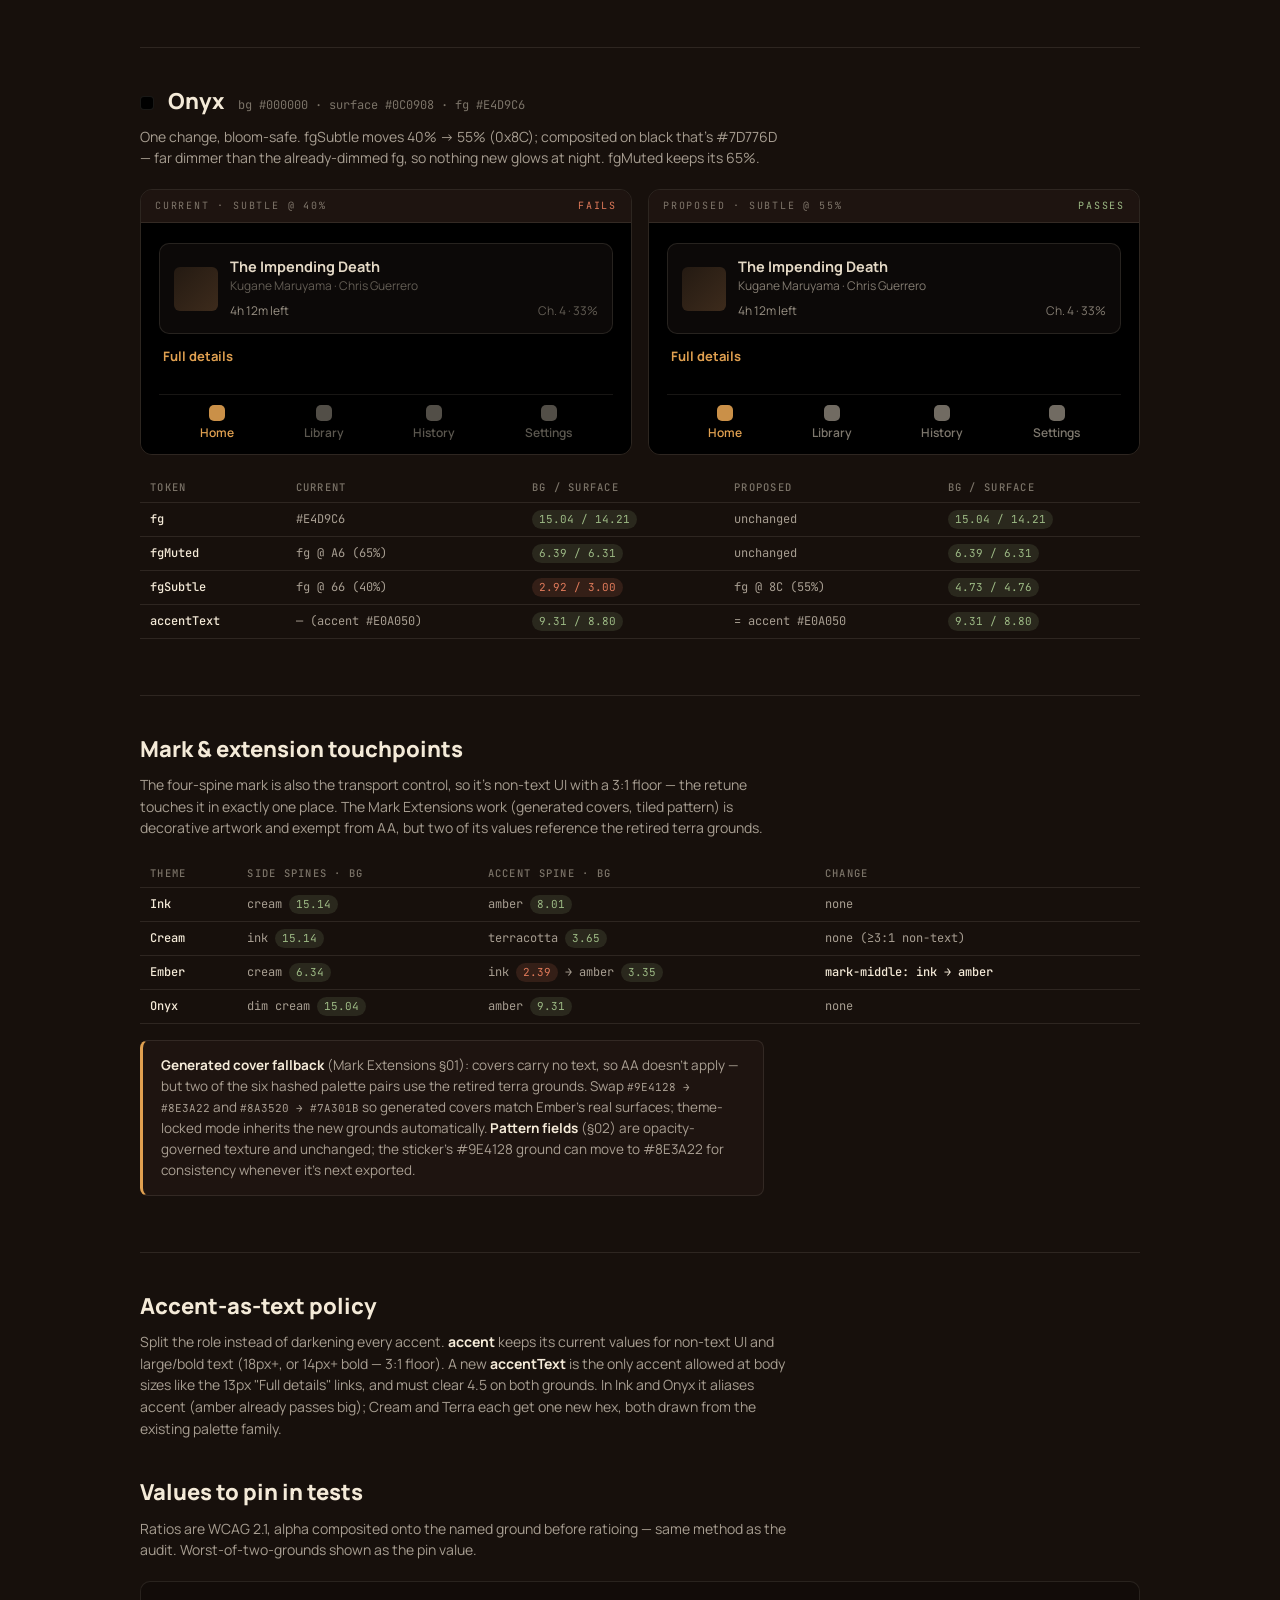
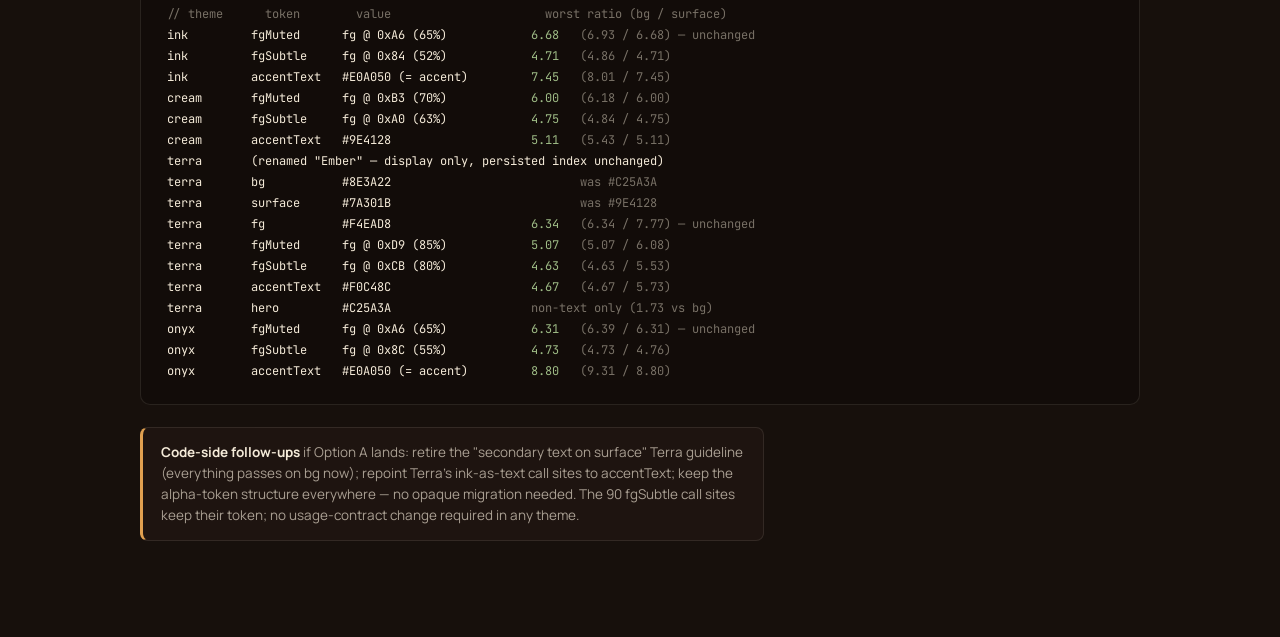
<file: brand/05-contrast/Saga Theme Contrast Spec.html>
<!DOCTYPE html>
<html lang="en">
<head>
<meta charset="UTF-8">
<meta name="viewport" content="width=device-width, initial-scale=1.0">
<title>Saga · Theme Contrast Spec</title>
<link rel="preconnect" href="https://fonts.googleapis.com"><link rel="preconnect" href="https://fonts.gstatic.com" crossorigin>
<link href="https://fonts.googleapis.com/css2?family=Manrope:wght@400;500;600;700;800&family=JetBrains+Mono:wght@400;500;600&display=swap" rel="stylesheet">
<style>
:root{--bg:#17100c;--panel:#1e1410;--card:#261b16;--fg:#f4ead8;--muted:rgba(244,234,216,0.65);--subtle:rgba(244,234,216,0.45);--hair:rgba(244,234,216,0.1);--amber:#e0a050;--terra:#c25a3a;--pass:#9dba85;--fail:#e07a5a}
*{margin:0;padding:0;box-sizing:border-box}
body{background:var(--bg);color:var(--fg);font-family:'Manrope',sans-serif;line-height:1.55}
a{color:var(--amber);text-decoration:none}a:hover{color:#eab877;text-decoration:underline}
.wrap{max-width:1080px;margin:0 auto;padding:64px 40px 96px}
.kicker{font-family:'JetBrains Mono',monospace;font-size:11px;letter-spacing:.22em;text-transform:uppercase;color:var(--amber)}
h1{font-size:38px;font-weight:800;letter-spacing:-.01em;margin:10px 0 8px}
.lede{color:var(--muted);font-size:16px;max-width:64ch}
h2{font-size:22px;font-weight:800;margin:0 0 4px}
h3{font-size:15px;font-weight:700}
.sec{margin-top:56px;border-top:1px solid var(--hair);padding-top:36px}
.mono{font-family:'JetBrains Mono',monospace}
.strategy{display:grid;grid-template-columns:repeat(4,1fr);gap:14px;margin-top:22px}
.strat{background:var(--panel);border:1px solid var(--hair);border-radius:10px;padding:18px 16px}
.strat .n{font-family:'JetBrains Mono',monospace;font-size:11px;color:var(--amber);letter-spacing:.15em}
.strat h3{margin:6px 0 6px;font-size:14px}
.strat p{font-size:12.5px;color:var(--muted)}
.theme-head{display:flex;align-items:baseline;gap:14px;margin-bottom:4px}
.theme-head .sw{width:14px;height:14px;border-radius:4px;align-self:center;border:1px solid var(--hair)}
.theme-sub{color:var(--muted);font-size:14px;max-width:72ch;margin-bottom:20px}
.duo{display:grid;grid-template-columns:1fr 1fr;gap:16px;margin-bottom:18px}
.mock{border-radius:12px;padding:0;overflow:hidden;border:1px solid var(--hair)}
.mock .tag{font-family:'JetBrains Mono',monospace;font-size:10px;letter-spacing:.18em;text-transform:uppercase;padding:8px 14px;color:var(--subtle);background:var(--panel);border-bottom:1px solid var(--hair);display:flex;justify-content:space-between}
.mock .tag .st{color:var(--fail)}.mock.ok .tag .st{color:var(--pass)}
.stage{padding:20px 18px 0;display:flex;flex-direction:column;gap:12px}
.mcard{border-radius:10px;padding:14px 14px 12px;display:flex;gap:12px;align-items:center}
.cov{width:44px;height:44px;border-radius:6px;flex:none}
.mtitle{font-size:14.5px;font-weight:700;line-height:1.3}
.mauthor{font-size:12px;margin-top:1px}
.mmeta{display:flex;justify-content:space-between;font-size:12px;margin-top:6px}
.mlink{font-size:13px;font-weight:700;padding:0 2px 16px 4px}
.navbar{display:flex;justify-content:space-around;padding:10px 6px 12px;border-top-width:1px;border-top-style:solid}
.nav-it{display:flex;flex-direction:column;align-items:center;gap:3px;font-size:12px;font-weight:600}
.nav-it .dot{width:16px;height:16px;border-radius:5px;background:currentColor;opacity:.9}
table{width:100%;border-collapse:collapse;font-family:'JetBrains Mono',monospace;font-size:12px}
th{text-align:left;font-weight:500;color:var(--subtle);padding:6px 10px;border-bottom:1px solid var(--hair);font-size:10.5px;letter-spacing:.12em;text-transform:uppercase}
td{padding:7px 10px;border-bottom:1px solid var(--hair);color:var(--muted);vertical-align:top}
td.tok{color:var(--fg);font-weight:500}
.chip{display:inline-block;padding:1px 7px;border-radius:99px;font-size:11px;white-space:nowrap}
.chip.f{background:rgba(224,122,90,.14);color:var(--fail)}
.chip.p{background:rgba(157,186,133,.14);color:var(--pass)}
.chipsw{display:inline-block;width:9px;height:9px;border-radius:3px;vertical-align:-1px;margin-right:6px;border:1px solid rgba(244,234,216,.15)}
.note{background:var(--panel);border:1px solid var(--hair);border-left:3px solid var(--amber);border-radius:8px;padding:14px 18px;font-size:13.5px;color:var(--muted);margin-top:16px;max-width:78ch}
.note b{color:var(--fg)}
.opts{display:grid;grid-template-columns:1fr 1fr;gap:16px;margin-top:20px}
.opt{background:var(--panel);border:1px solid var(--hair);border-radius:10px;padding:20px}
.opt.rec{border-color:rgba(224,160,80,.4)}
.opt .lbl{font-family:'JetBrains Mono',monospace;font-size:10.5px;letter-spacing:.18em;text-transform:uppercase;color:var(--subtle)}
.opt.rec .lbl{color:var(--amber)}
.opt h3{margin:8px 0 8px}
.opt p{font-size:13px;color:var(--muted)}
.pin{background:#120c09;border:1px solid var(--hair);border-radius:10px;padding:22px 26px;margin-top:20px;overflow-x:auto}
.pin pre{font-family:'JetBrains Mono',monospace;font-size:12px;line-height:1.75;color:var(--muted)}
.pin .c{color:var(--subtle)}.pin .v{color:var(--fg)}.pin .r{color:var(--pass)}
@media(max-width:860px){.strategy,.duo,.opts{grid-template-columns:1fr}}
</style>
</head>
<body>
<div class="wrap">
<header>
<div class="kicker">Saga · saga_theme.dart · WCAG 2.1 AA</div>
<h1>Text-hierarchy token retune</h1>
<p class="lede">New fgMuted / fgSubtle / accent-text values for all four themes, with computed ratios against both grounds. Ink, Cream and Onyx keep the alpha-token approach; Terra gets darker grounds. Every proposed value clears 4.5:1 on <em>both</em> bg and surface, so the on-surface rule can be retired.</p>
</header>

<section class="sec">
<h2>Strategy — four findings, four answers</h2>
<div class="strategy">
<div class="strat"><div class="n">01 · FGSUBTLE</div><h3>Raise the floor, keep alpha</h3><p>fgSubtle stays a real-content tier (it carries the 12px nav labels). Alphas move from 40–55% to 52–80% per theme — the minimum that clears 4.5 on the lighter of the two grounds, plus margin.</p></div>
<div class="strat"><div class="n">02 · TERRA</div><h3>Darken the grounds</h3><p>No text color passes on #C25A3A (cream 3.65, ink 4.14 — the mid-tone caps everything below 4.5). Recommendation: bg → #8E3A22, surface → #7A301B; #C25A3A stays as the theme's non-text hero color.</p></div>
<div class="strat"><div class="n">03 · CREAM</div><h3>Two-step raise, not one</h3><p>The 99→A6 nudge does clear fgMuted (5.22) — but fgSubtle then can't pass anywhere below it (min passing alpha is 9C). So both move: muted → B3, subtle → A0, order preserved.</p></div>
<div class="strat"><div class="n">04 · ACCENT</div><h3>New accentText tier</h3><p>One rule: <b>accent</b> is for large/bold text (≥3:1) and non-text UI; a new <b>accentText</b> passes 4.5 at any size. Ink/Onyx reuse amber as-is; Cream and Terra get one new hex each.</p></div>
</div>
</section>

<!-- ═══════════ INK ═══════════ -->
<section class="sec" data-screen-label="Ink">
<div class="theme-head"><span class="sw" style="background:#1E1410"></span><h2>Ink</h2><span class="mono" style="font-size:12px;color:var(--subtle)">bg #1E1410 · surface #261B16 · fg #F4EAD8</span></div>
<p class="theme-sub">One change. fgMuted already passes comfortably and keeps its 65%. fgSubtle moves 40% → 52% (0x84) — still clearly the quietest step against muted's 65%.</p>
<div class="duo">
<div class="mock"><div class="tag"><span>Current · subtle @ 40%</span><span class="st">fails</span></div>
<div class="stage" style="background:#1E1410;color:#F4EAD8">
<div class="mcard" style="background:#261B16"><div class="cov" style="background:linear-gradient(135deg,#3a2a20,#5a3c28)"></div><div style="flex:1"><div class="mtitle">The Impending Death</div><div class="mauthor" style="color:rgba(244,234,216,.40)">Kugane Maruyama · Chris Guerrero</div><div class="mmeta"><span style="color:rgba(244,234,216,.65)">4h 12m left</span><span style="color:rgba(244,234,216,.40)">Ch. 4 · 33%</span></div></div></div>
<div class="mlink" style="color:#E0A050">Full details</div>
<div class="navbar" style="border-top-color:rgba(244,234,216,.1)"><div class="nav-it" style="color:#E0A050"><span class="dot"></span>Home</div><div class="nav-it" style="color:rgba(244,234,216,.40)"><span class="dot"></span>Library</div><div class="nav-it" style="color:rgba(244,234,216,.40)"><span class="dot"></span>History</div><div class="nav-it" style="color:rgba(244,234,216,.40)"><span class="dot"></span>Settings</div></div>
</div></div>
<div class="mock ok"><div class="tag"><span>Proposed · subtle @ 52%</span><span class="st">passes</span></div>
<div class="stage" style="background:#1E1410;color:#F4EAD8">
<div class="mcard" style="background:#261B16"><div class="cov" style="background:linear-gradient(135deg,#3a2a20,#5a3c28)"></div><div style="flex:1"><div class="mtitle">The Impending Death</div><div class="mauthor" style="color:rgba(244,234,216,.52)">Kugane Maruyama · Chris Guerrero</div><div class="mmeta"><span style="color:rgba(244,234,216,.65)">4h 12m left</span><span style="color:rgba(244,234,216,.52)">Ch. 4 · 33%</span></div></div></div>
<div class="mlink" style="color:#E0A050">Full details</div>
<div class="navbar" style="border-top-color:rgba(244,234,216,.1)"><div class="nav-it" style="color:#E0A050"><span class="dot"></span>Home</div><div class="nav-it" style="color:rgba(244,234,216,.52)"><span class="dot"></span>Library</div><div class="nav-it" style="color:rgba(244,234,216,.52)"><span class="dot"></span>History</div><div class="nav-it" style="color:rgba(244,234,216,.52)"><span class="dot"></span>Settings</div></div>
</div></div>
</div>
<table><tr><th>Token</th><th>Current</th><th>bg / surface</th><th>Proposed</th><th>bg / surface</th></tr>
<tr><td class="tok">fg</td><td>#F4EAD8</td><td><span class="chip p">15.14 / 14.08</span></td><td>unchanged</td><td><span class="chip p">15.14 / 14.08</span></td></tr>
<tr><td class="tok">fgMuted</td><td>fg @ A6 (65%)</td><td><span class="chip p">6.93 / 6.68</span></td><td>unchanged</td><td><span class="chip p">6.93 / 6.68</span></td></tr>
<tr><td class="tok">fgSubtle</td><td>fg @ 66 (40%)</td><td><span class="chip f">3.42 / 3.37</span></td><td>fg @ 84 (52%)</td><td><span class="chip p">4.86 / 4.71</span></td></tr>
<tr><td class="tok">accentText</td><td>— (accent #E0A050)</td><td><span class="chip p">8.01 / 7.45</span></td><td>= accent #E0A050</td><td><span class="chip p">8.01 / 7.45</span></td></tr>
</table>
</section>

<!-- ═══════════ CREAM ═══════════ -->
<section class="sec" data-screen-label="Cream">
<div class="theme-head"><span class="sw" style="background:#F4EAD8"></span><h2>Cream</h2><span class="mono" style="font-size:12px;color:var(--subtle)">bg #F4EAD8 · surface #EFE3CE · fg #1E1410</span></div>
<p class="theme-sub">Both steps move together: fgMuted 60% → 70%, fgSubtle 40% → 63%. The gap between them narrows (light themes need high alphas to pass), so size and weight carry more of the hierarchy here — which the type already does. accentText is a new hex: #9E4128, which is Terra's current surface, so it stays in the family; #C25A3A remains for large/bold accent and non-text UI.</p>
<div class="duo">
<div class="mock"><div class="tag"><span>Current · subtle @ 40%, accent as 13px text</span><span class="st">fails</span></div>
<div class="stage" style="background:#F4EAD8;color:#1E1410">
<div class="mcard" style="background:#EFE3CE"><div class="cov" style="background:linear-gradient(135deg,#d8c4a4,#c09a72)"></div><div style="flex:1"><div class="mtitle">The Impending Death</div><div class="mauthor" style="color:rgba(30,20,16,.40)">Kugane Maruyama · Chris Guerrero</div><div class="mmeta"><span style="color:rgba(30,20,16,.60)">4h 12m left</span><span style="color:rgba(30,20,16,.40)">Ch. 4 · 33%</span></div></div></div>
<div class="mlink" style="color:#C25A3A">Full details</div>
<div class="navbar" style="border-top-color:rgba(30,20,16,.1)"><div class="nav-it" style="color:#C25A3A"><span class="dot"></span>Home</div><div class="nav-it" style="color:rgba(30,20,16,.40)"><span class="dot"></span>Library</div><div class="nav-it" style="color:rgba(30,20,16,.40)"><span class="dot"></span>History</div><div class="nav-it" style="color:rgba(30,20,16,.40)"><span class="dot"></span>Settings</div></div>
</div></div>
<div class="mock ok"><div class="tag"><span>Proposed · subtle @ 63%, accentText #9E4128</span><span class="st">passes</span></div>
<div class="stage" style="background:#F4EAD8;color:#1E1410">
<div class="mcard" style="background:#EFE3CE"><div class="cov" style="background:linear-gradient(135deg,#d8c4a4,#c09a72)"></div><div style="flex:1"><div class="mtitle">The Impending Death</div><div class="mauthor" style="color:rgba(30,20,16,.63)">Kugane Maruyama · Chris Guerrero</div><div class="mmeta"><span style="color:rgba(30,20,16,.70)">4h 12m left</span><span style="color:rgba(30,20,16,.63)">Ch. 4 · 33%</span></div></div></div>
<div class="mlink" style="color:#9E4128">Full details</div>
<div class="navbar" style="border-top-color:rgba(30,20,16,.1)"><div class="nav-it" style="color:#9E4128"><span class="dot"></span>Home</div><div class="nav-it" style="color:rgba(30,20,16,.63)"><span class="dot"></span>Library</div><div class="nav-it" style="color:rgba(30,20,16,.63)"><span class="dot"></span>History</div><div class="nav-it" style="color:rgba(30,20,16,.63)"><span class="dot"></span>Settings</div></div>
</div></div>
</div>
<table><tr><th>Token</th><th>Current</th><th>bg / surface</th><th>Proposed</th><th>bg / surface</th></tr>
<tr><td class="tok">fg</td><td>#1E1410</td><td><span class="chip p">15.14 / 14.23</span></td><td>unchanged</td><td><span class="chip p">15.14 / 14.23</span></td></tr>
<tr><td class="tok">fgMuted</td><td>fg @ 99 (60%)</td><td><span class="chip f">4.43 / 4.34</span></td><td>fg @ B3 (70%)</td><td><span class="chip p">6.18 / 6.00</span></td></tr>
<tr><td class="tok">fgSubtle</td><td>fg @ 66 (40%)</td><td><span class="chip f">2.50 / 2.47</span></td><td>fg @ A0 (63%)</td><td><span class="chip p">4.84 / 4.75</span></td></tr>
<tr><td class="tok">accentText</td><td>— (accent #C25A3A)</td><td><span class="chip f">3.65 / 3.44</span></td><td><span class="chipsw" style="background:#9E4128"></span>#9E4128 new</td><td><span class="chip p">5.43 / 5.11</span></td></tr>
</table>
<div class="note"><b>Why not the A6 nudge?</b> fg @ A6 (65%) does clear muted at 5.22 / 5.12. But the minimum passing alpha for <em>any</em> real-content tier is 9C (61%) — there is no room for a passing fgSubtle underneath a 65% fgMuted. Moving both (70 / 63) keeps the order and passes everywhere.</div>
</section>

<!-- ═══════════ TERRA ═══════════ -->
<section class="sec" data-screen-label="Terra">
<div class="theme-head"><span class="sw" style="background:#8E3A22"></span><h2>Terra → Ember — the decision</h2><span class="mono" style="font-size:12px;color:var(--subtle)">bg #C25A3A → #8E3A22 · surface #9E4128 → #7A301B</span></div>
<p class="theme-sub">The mid-tone is unfixable as a text ground: full cream tops out at 3.65 and full ink at 4.14 — no color in either direction reaches 4.5 on #C25A3A. Retuning alphas, going opaque, or enforcing the on-surface rule all dead-end (even 87% cream on the current surface only just reaches 4.5). So the recommendation is structural but small: shift both grounds one step darker into rust, keep cream text, and let #C25A3A live on as the theme's identity color in non-text roles — hero blocks, seek bar fill, button fills, cover scrims. The darker cut also gets a new display name: <b style="color:var(--fg)">Ember</b> — warm coals rather than raw terracotta, and it sits naturally beside Ink, Cream and Onyx. Rename is display-only; the persisted index is untouched.</p>
<div class="opts">
<div class="opt rec"><div class="lbl">Recommended · Option A</div><h3>Darken the grounds, rename to Ember</h3><p>bg #8E3A22 (cream hits 6.34), surface #7A301B (7.77). The darker-surface structure survives; the on-surface rule is retired because everything now passes on bg. Hierarchy is deliberately compressed — fg 100%, muted 85%, subtle 80% — a bold theme reads bold, and all three tiers clear AA. Accent-as-text becomes pale amber #F0C48C (4.67 / 5.73); ink stops being used as text.</p></div>
<div class="opt"><div class="lbl">Fallback · Option B</div><h3>Declare reduced-contrast</h3><p>Keep #C25A3A exactly as shipped and label Terra "does not meet AA" in settings. Zero visual change, honest, and persisted-index-safe — but it leaves the 12px nav labels at 2.11 for anyone who picks it, and the audit finding stays open. Only worth it if the darkened rust reads as a different theme to you.</p></div>
</div>
<div class="duo" style="margin-top:20px">
<div class="mock"><div class="tag"><span>Current · #C25A3A ground</span><span class="st">fails — even fg</span></div>
<div class="stage" style="background:#C25A3A;color:#F4EAD8">
<div class="mcard" style="background:#9E4128"><div class="cov" style="background:linear-gradient(135deg,#7c2d16,#5e2210)"></div><div style="flex:1"><div class="mtitle">The Impending Death</div><div class="mauthor" style="color:rgba(244,234,216,.55)">Kugane Maruyama · Chris Guerrero</div><div class="mmeta"><span style="color:rgba(244,234,216,.78)">4h 12m left</span><span style="color:rgba(244,234,216,.55)">Ch. 4 · 33%</span></div></div></div>
<div class="mlink" style="color:#1E1410">Full details</div>
<div class="navbar" style="border-top-color:rgba(244,234,216,.16)"><div class="nav-it" style="color:#1E1410"><span class="dot"></span>Home</div><div class="nav-it" style="color:rgba(244,234,216,.55)"><span class="dot"></span>Library</div><div class="nav-it" style="color:rgba(244,234,216,.55)"><span class="dot"></span>History</div><div class="nav-it" style="color:rgba(244,234,216,.55)"><span class="dot"></span>Settings</div></div>
</div></div>
<div class="mock ok"><div class="tag"><span>Proposed "Ember" · #8E3A22 ground, #C25A3A as hero</span><span class="st">passes</span></div>
<div class="stage" style="background:#8E3A22;color:#F4EAD8">
<div class="mcard" style="background:#7A301B"><div class="cov" style="background:linear-gradient(135deg,#C25A3A,#9E4128)"></div><div style="flex:1"><div class="mtitle">The Impending Death</div><div class="mauthor" style="color:rgba(244,234,216,.80)">Kugane Maruyama · Chris Guerrero</div><div class="mmeta"><span style="color:rgba(244,234,216,.85)">4h 12m left</span><span style="color:rgba(244,234,216,.80)">Ch. 4 · 33%</span></div></div></div>
<div class="mlink" style="color:#F0C48C">Full details</div>
<div class="navbar" style="border-top-color:rgba(244,234,216,.16)"><div class="nav-it" style="color:#F0C48C"><span class="dot"></span>Home</div><div class="nav-it" style="color:rgba(244,234,216,.80)"><span class="dot"></span>Library</div><div class="nav-it" style="color:rgba(244,234,216,.80)"><span class="dot"></span>History</div><div class="nav-it" style="color:rgba(244,234,216,.80)"><span class="dot"></span>Settings</div></div>
</div></div>
</div>
<table><tr><th>Token</th><th>Current</th><th>bg / surface</th><th>Proposed (new grounds)</th><th>bg / surface</th></tr>
<tr><td class="tok">bg</td><td><span class="chipsw" style="background:#C25A3A"></span>#C25A3A</td><td>—</td><td><span class="chipsw" style="background:#8E3A22"></span>#8E3A22</td><td>—</td></tr>
<tr><td class="tok">surface</td><td><span class="chipsw" style="background:#9E4128"></span>#9E4128</td><td>—</td><td><span class="chipsw" style="background:#7A301B"></span>#7A301B</td><td>—</td></tr>
<tr><td class="tok">fg</td><td>#F4EAD8</td><td><span class="chip f">3.65 / 5.43</span></td><td>unchanged</td><td><span class="chip p">6.34 / 7.77</span></td></tr>
<tr><td class="tok">fgMuted</td><td>fg @ C7 (78%)</td><td><span class="chip f">2.82 / 3.96</span></td><td>fg @ D9 (85%)</td><td><span class="chip p">5.07 / 6.08</span></td></tr>
<tr><td class="tok">fgSubtle</td><td>fg @ 8C (55%)</td><td><span class="chip f">2.11 / 2.73</span></td><td>fg @ CB (80%)</td><td><span class="chip p">4.63 / 5.53</span></td></tr>
<tr><td class="tok">accentText</td><td>— (accent #1E1410)</td><td><span class="chip f">4.14 / 2.79</span></td><td><span class="chipsw" style="background:#F0C48C"></span>#F0C48C new</td><td><span class="chip p">4.67 / 5.73</span></td></tr>
<tr><td class="tok">hero (non-text)</td><td>—</td><td>—</td><td><span class="chipsw" style="background:#C25A3A"></span>#C25A3A, decorative roles only</td><td>1.73 vs bg — never text</td></tr>
</table>
</section>

<!-- ═══════════ ONYX ═══════════ -->
<section class="sec" data-screen-label="Onyx">
<div class="theme-head"><span class="sw" style="background:#000"></span><h2>Onyx</h2><span class="mono" style="font-size:12px;color:var(--subtle)">bg #000000 · surface #0C0908 · fg #E4D9C6</span></div>
<p class="theme-sub">One change, bloom-safe. fgSubtle moves 40% → 55% (0x8C); composited on black that's #7D776D — far dimmer than the already-dimmed fg, so nothing new glows at night. fgMuted keeps its 65%.</p>
<div class="duo">
<div class="mock"><div class="tag"><span>Current · subtle @ 40%</span><span class="st">fails</span></div>
<div class="stage" style="background:#000;color:#E4D9C6">
<div class="mcard" style="background:#0C0908;border:1px solid rgba(228,217,198,.12)"><div class="cov" style="background:linear-gradient(135deg,#241a12,#3d2b1c)"></div><div style="flex:1"><div class="mtitle">The Impending Death</div><div class="mauthor" style="color:rgba(228,217,198,.40)">Kugane Maruyama · Chris Guerrero</div><div class="mmeta"><span style="color:rgba(228,217,198,.65)">4h 12m left</span><span style="color:rgba(228,217,198,.40)">Ch. 4 · 33%</span></div></div></div>
<div class="mlink" style="color:#E0A050">Full details</div>
<div class="navbar" style="border-top-color:rgba(228,217,198,.1)"><div class="nav-it" style="color:#E0A050"><span class="dot"></span>Home</div><div class="nav-it" style="color:rgba(228,217,198,.40)"><span class="dot"></span>Library</div><div class="nav-it" style="color:rgba(228,217,198,.40)"><span class="dot"></span>History</div><div class="nav-it" style="color:rgba(228,217,198,.40)"><span class="dot"></span>Settings</div></div>
</div></div>
<div class="mock ok"><div class="tag"><span>Proposed · subtle @ 55%</span><span class="st">passes</span></div>
<div class="stage" style="background:#000;color:#E4D9C6">
<div class="mcard" style="background:#0C0908;border:1px solid rgba(228,217,198,.12)"><div class="cov" style="background:linear-gradient(135deg,#241a12,#3d2b1c)"></div><div style="flex:1"><div class="mtitle">The Impending Death</div><div class="mauthor" style="color:rgba(228,217,198,.55)">Kugane Maruyama · Chris Guerrero</div><div class="mmeta"><span style="color:rgba(228,217,198,.65)">4h 12m left</span><span style="color:rgba(228,217,198,.55)">Ch. 4 · 33%</span></div></div></div>
<div class="mlink" style="color:#E0A050">Full details</div>
<div class="navbar" style="border-top-color:rgba(228,217,198,.1)"><div class="nav-it" style="color:#E0A050"><span class="dot"></span>Home</div><div class="nav-it" style="color:rgba(228,217,198,.55)"><span class="dot"></span>Library</div><div class="nav-it" style="color:rgba(228,217,198,.55)"><span class="dot"></span>History</div><div class="nav-it" style="color:rgba(228,217,198,.55)"><span class="dot"></span>Settings</div></div>
</div></div>
</div>
<table><tr><th>Token</th><th>Current</th><th>bg / surface</th><th>Proposed</th><th>bg / surface</th></tr>
<tr><td class="tok">fg</td><td>#E4D9C6</td><td><span class="chip p">15.04 / 14.21</span></td><td>unchanged</td><td><span class="chip p">15.04 / 14.21</span></td></tr>
<tr><td class="tok">fgMuted</td><td>fg @ A6 (65%)</td><td><span class="chip p">6.39 / 6.31</span></td><td>unchanged</td><td><span class="chip p">6.39 / 6.31</span></td></tr>
<tr><td class="tok">fgSubtle</td><td>fg @ 66 (40%)</td><td><span class="chip f">2.92 / 3.00</span></td><td>fg @ 8C (55%)</td><td><span class="chip p">4.73 / 4.76</span></td></tr>
<tr><td class="tok">accentText</td><td>— (accent #E0A050)</td><td><span class="chip p">9.31 / 8.80</span></td><td>= accent #E0A050</td><td><span class="chip p">9.31 / 8.80</span></td></tr>
</table>
</section>

<!-- ═══════════ MARK TOUCHPOINTS ═══════════ -->
<section class="sec" data-screen-label="Mark touchpoints">
<h2>Mark &amp; extension touchpoints</h2>
<p class="theme-sub" style="margin-top:8px">The four-spine mark is also the transport control, so it's non-text UI with a 3:1 floor — the retune touches it in exactly one place. The Mark Extensions work (generated covers, tiled pattern) is decorative artwork and exempt from AA, but two of its values reference the retired terra grounds.</p>
<table style="margin-top:10px"><tr><th>Theme</th><th>Side spines · bg</th><th>Accent spine · bg</th><th>Change</th></tr>
<tr><td class="tok">Ink</td><td>cream <span class="chip p">15.14</span></td><td>amber <span class="chip p">8.01</span></td><td>none</td></tr>
<tr><td class="tok">Cream</td><td>ink <span class="chip p">15.14</span></td><td>terracotta <span class="chip p">3.65</span></td><td>none (≥3:1 non-text)</td></tr>
<tr><td class="tok">Ember</td><td>cream <span class="chip p">6.34</span></td><td>ink <span class="chip f">2.39</span> → amber <span class="chip p">3.35</span></td><td class="tok">mark-middle: ink → amber</td></tr>
<tr><td class="tok">Onyx</td><td>dim cream <span class="chip p">15.04</span></td><td>amber <span class="chip p">9.31</span></td><td>none</td></tr>
</table>
<div class="note"><b>Generated cover fallback</b> (Mark Extensions §01): covers carry no text, so AA doesn't apply — but two of the six hashed palette pairs use the retired terra grounds. Swap <span class="mono" style="font-size:11px">#9E4128 → #8E3A22</span> and <span class="mono" style="font-size:11px">#8A3520 → #7A301B</span> so generated covers match Ember's real surfaces; theme-locked mode inherits the new grounds automatically. <b>Pattern fields</b> (§02) are opacity-governed texture and unchanged; the sticker's #9E4128 ground can move to #8E3A22 for consistency whenever it's next exported.</div>
</section>

<!-- ═══════════ POLICY + PIN ═══════════ -->
<section class="sec">
<h2>Accent-as-text policy</h2>
<p class="theme-sub" style="margin-top:8px">Split the role instead of darkening every accent. <b style="color:var(--fg)">accent</b> keeps its current values for non-text UI and large/bold text (18px+, or 14px+ bold — 3:1 floor). A new <b style="color:var(--fg)">accentText</b> is the only accent allowed at body sizes like the 13px "Full details" links, and must clear 4.5 on both grounds. In Ink and Onyx it aliases accent (amber already passes big); Cream and Terra each get one new hex, both drawn from the existing palette family.</p>
<h2 style="margin-top:36px">Values to pin in tests</h2>
<p class="theme-sub" style="margin-top:8px">Ratios are WCAG 2.1, alpha composited onto the named ground before ratioing — same method as the audit. Worst-of-two-grounds shown as the pin value.</p>
<div class="pin"><pre><span class="c">// theme      token        value                      worst ratio (bg / surface)</span>
<span class="v">ink         fgMuted      fg @ 0xA6 (65%)</span>            <span class="r">6.68</span>   <span class="c">(6.93 / 6.68) — unchanged</span>
<span class="v">ink         fgSubtle     fg @ 0x84 (52%)</span>            <span class="r">4.71</span>   <span class="c">(4.86 / 4.71)</span>
<span class="v">ink         accentText   #E0A050 (= accent)</span>         <span class="r">7.45</span>   <span class="c">(8.01 / 7.45)</span>
<span class="v">cream       fgMuted      fg @ 0xB3 (70%)</span>            <span class="r">6.00</span>   <span class="c">(6.18 / 6.00)</span>
<span class="v">cream       fgSubtle     fg @ 0xA0 (63%)</span>            <span class="r">4.75</span>   <span class="c">(4.84 / 4.75)</span>
<span class="v">cream       accentText   #9E4128</span>                    <span class="r">5.11</span>   <span class="c">(5.43 / 5.11)</span>
<span class="v">terra       (renamed "Ember" — display only, persisted index unchanged)</span>
<span class="v">terra       bg           #8E3A22</span>                           <span class="c">was #C25A3A</span>
<span class="v">terra       surface      #7A301B</span>                           <span class="c">was #9E4128</span>
<span class="v">terra       fg           #F4EAD8</span>                    <span class="r">6.34</span>   <span class="c">(6.34 / 7.77) — unchanged</span>
<span class="v">terra       fgMuted      fg @ 0xD9 (85%)</span>            <span class="r">5.07</span>   <span class="c">(5.07 / 6.08)</span>
<span class="v">terra       fgSubtle     fg @ 0xCB (80%)</span>            <span class="r">4.63</span>   <span class="c">(4.63 / 5.53)</span>
<span class="v">terra       accentText   #F0C48C</span>                    <span class="r">4.67</span>   <span class="c">(4.67 / 5.73)</span>
<span class="v">terra       hero         #C25A3A</span>                    <span class="c">non-text only (1.73 vs bg)</span>
<span class="v">onyx        fgMuted      fg @ 0xA6 (65%)</span>            <span class="r">6.31</span>   <span class="c">(6.39 / 6.31) — unchanged</span>
<span class="v">onyx        fgSubtle     fg @ 0x8C (55%)</span>            <span class="r">4.73</span>   <span class="c">(4.73 / 4.76)</span>
<span class="v">onyx        accentText   #E0A050 (= accent)</span>         <span class="r">8.80</span>   <span class="c">(9.31 / 8.80)</span></pre></div>
<div class="note" style="margin-top:22px"><b>Code-side follow-ups</b> if Option A lands: retire the "secondary text on surface" Terra guideline (everything passes on bg now); repoint Terra's ink-as-text call sites to accentText; keep the alpha-token structure everywhere — no opaque migration needed. The 90 fgSubtle call sites keep their token; no usage-contract change required in any theme.</div>
</section>
</div>
</body>
</html>
</file>
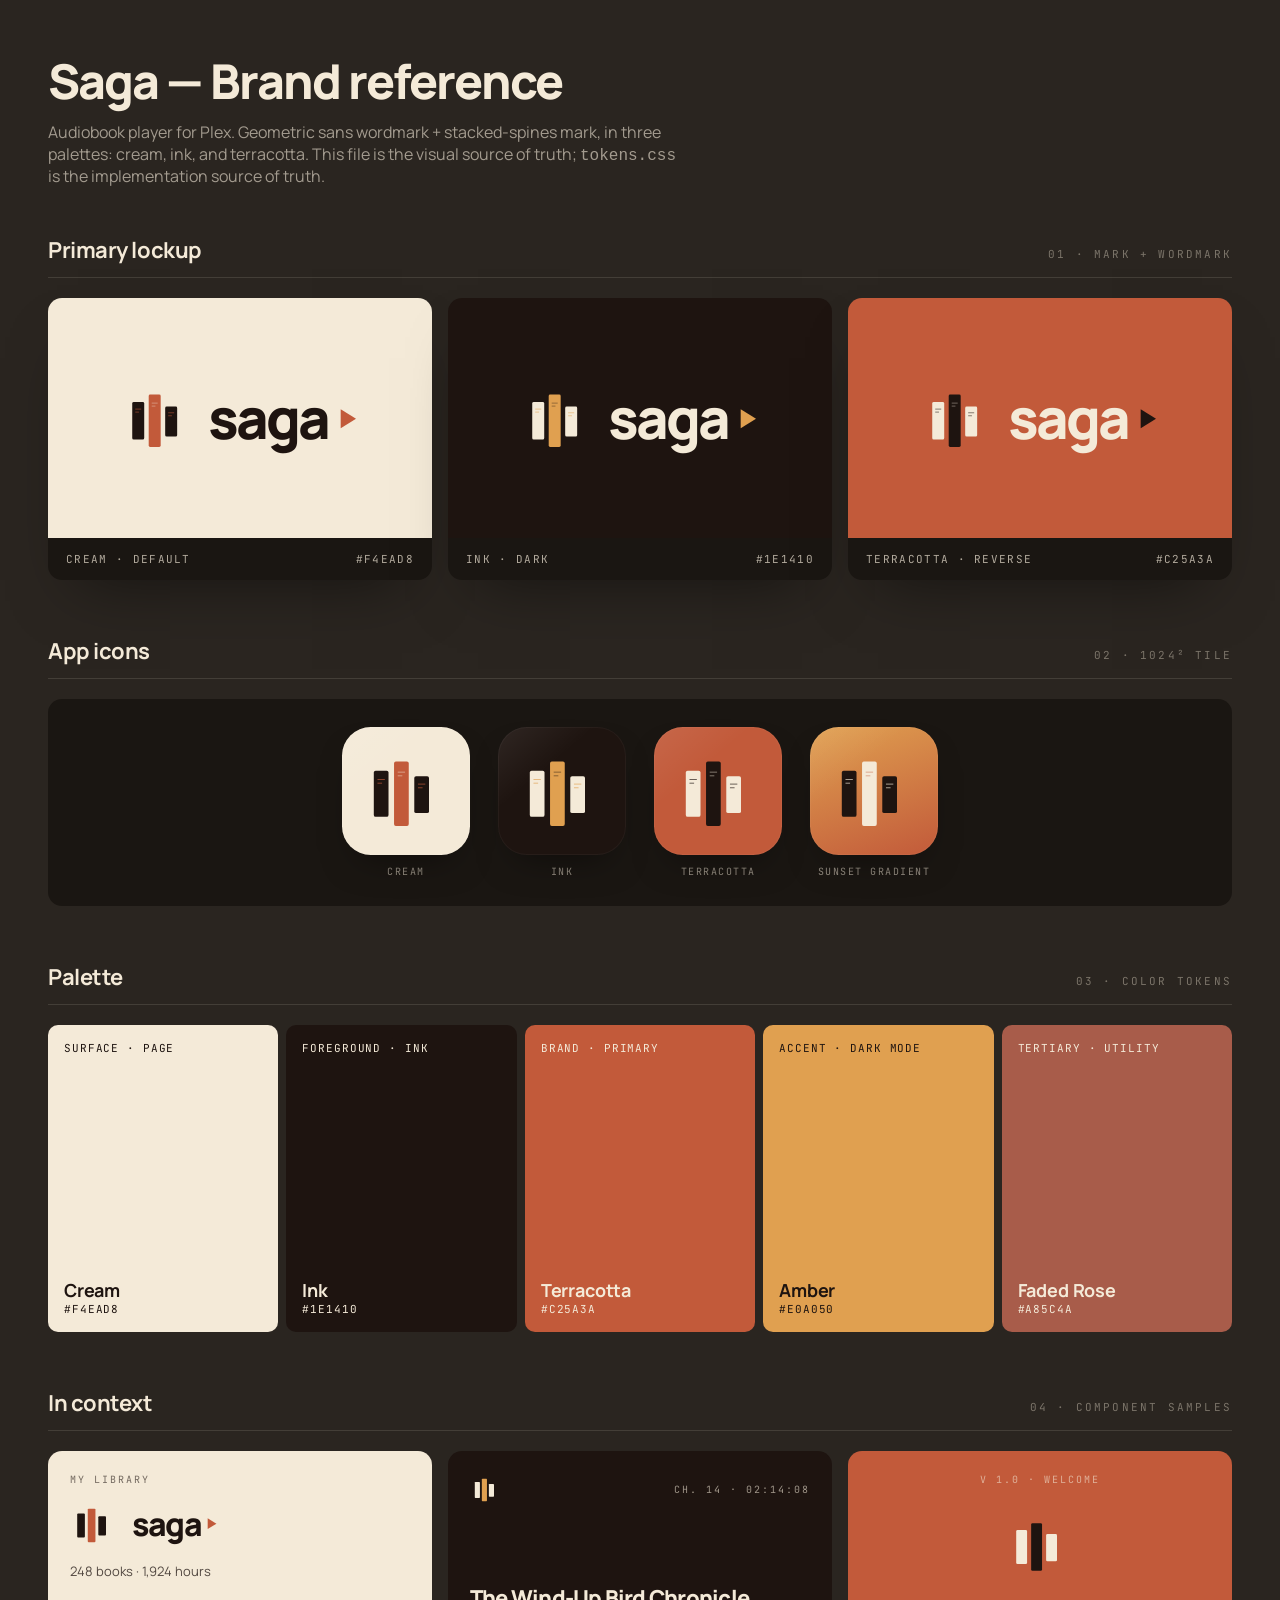
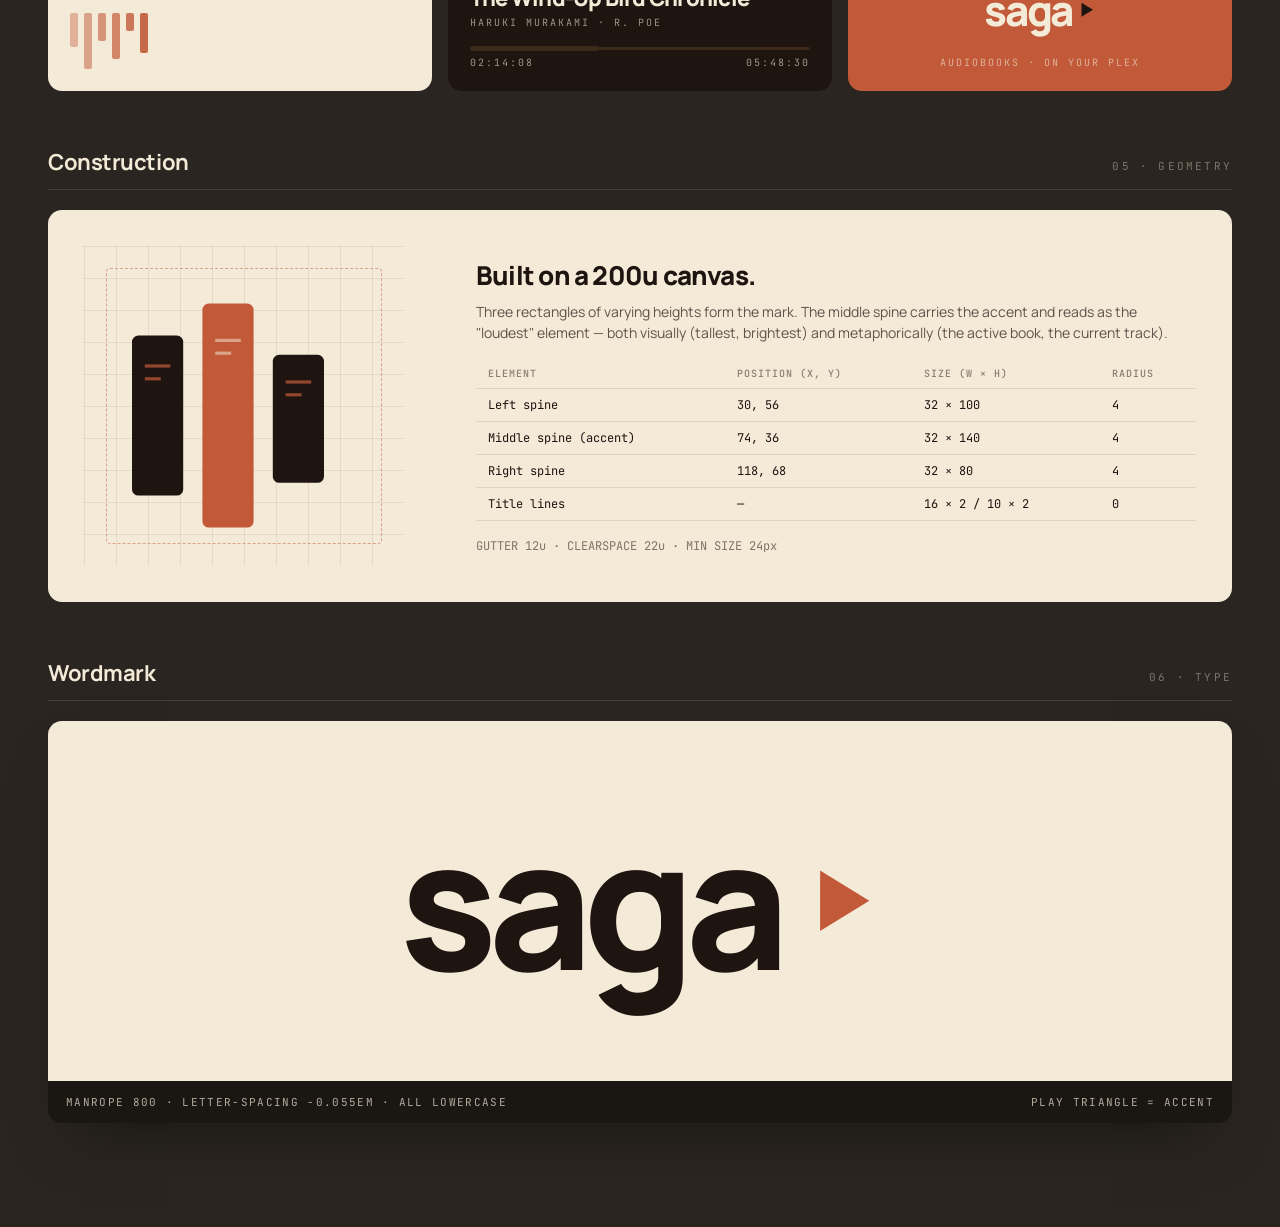
<file: saga_handoff/01-brand/brand-reference.html>
<!doctype html>
<html lang="en">
<head>
<meta charset="utf-8" />
<title>Saga — Brand reference</title>
<meta name="viewport" content="width=device-width, initial-scale=1" />
<link rel="preconnect" href="https://fonts.googleapis.com" />
<link rel="preconnect" href="https://fonts.gstatic.com" crossorigin />
<link href="https://fonts.googleapis.com/css2?family=Manrope:wght@400;500;600;700;800&family=JetBrains+Mono:wght@400;500&display=swap" rel="stylesheet" />
<link rel="stylesheet" href="tokens.css" />
<style>
  * { box-sizing: border-box; }
  html, body { margin: 0; }
  body {
    font-family: var(--saga-font-body);
    background: #2A2520;
    color: var(--saga-cream);
    padding: 48px;
    -webkit-font-smoothing: antialiased;
  }

  .doc {
    max-width: 1320px;
    margin: 0 auto;
  }

  .doc-head {
    margin-bottom: 48px;
  }
  .doc-head h1 {
    font-family: var(--saga-font-display);
    font-weight: 800;
    letter-spacing: -0.04em;
    font-size: 48px;
    margin: 0 0 8px;
  }
  .doc-head p {
    color: rgba(244,234,216,0.6);
    margin: 0;
    font-size: 16px;
    max-width: 640px;
  }

  /* section */
  .sec { margin-bottom: 56px; }
  .sec-head {
    display: flex;
    justify-content: space-between;
    align-items: baseline;
    padding-bottom: 12px;
    margin-bottom: 20px;
    border-bottom: 1px solid rgba(244,234,216,0.12);
  }
  .sec-head h2 {
    font-family: var(--saga-font-display);
    font-weight: 700;
    font-size: 22px;
    letter-spacing: -0.02em;
    margin: 0;
    color: var(--saga-cream);
  }
  .sec-num {
    font-family: var(--saga-font-mono);
    font-size: 11px;
    letter-spacing: 0.2em;
    color: rgba(244,234,216,0.4);
  }

  /* palette tile */
  .grid-3 { display: grid; grid-template-columns: repeat(3, minmax(0, 1fr)); gap: 16px; }
  .grid-5 { display: grid; grid-template-columns: repeat(5, minmax(0, 1fr)); gap: 8px; }
  @media (max-width: 1080px) {
    .grid-3 { grid-template-columns: repeat(2, minmax(0, 1fr)); }
    .grid-5 { grid-template-columns: repeat(3, minmax(0, 1fr)); }
  }
  @media (max-width: 720px) {
    .grid-3 { grid-template-columns: 1fr; }
    .grid-5 { grid-template-columns: repeat(2, minmax(0, 1fr)); }
  }

  .tile {
    border-radius: 14px;
    overflow: hidden;
    box-shadow: 0 30px 60px -30px rgba(0,0,0,0.5);
    display: flex;
    flex-direction: column;
  }
  .tile-pad { padding: 36px; min-width: 0; overflow: hidden; }
  .tile-meta {
    padding: 14px 18px;
    display: flex;
    justify-content: space-between;
    background: #1a1612;
    color: rgba(244,234,216,0.7);
    font-family: var(--saga-font-mono);
    font-size: 11px;
    letter-spacing: 0.12em;
    text-transform: uppercase;
  }

  /* show on each theme */
  .on-cream { background: #F4EAD8; color: #1E1410; }
  .on-ink   { background: #1E1410; color: #F4EAD8; }
  .on-terra { background: #C25A3A; color: #F4EAD8; }

  .stage {
    min-height: 240px;
    display: flex;
    align-items: center;
    justify-content: center;
    flex-direction: column;
    gap: 18px;
    min-width: 0;
  }
  /* lockups inside the primary tiles scale to container width */
  .lockup-fit {
    width: 100%;
    container-type: inline-size;
  }
  .lockup-fit > span {
    display: flex;
    align-items: center;
    justify-content: center;
    gap: clamp(8px, 4cqi, 24px);
  }
  .lockup-fit svg.mark {
    width: clamp(48px, 24cqi, 120px);
    height: clamp(48px, 24cqi, 120px);
    flex: 0 0 auto;
  }
  .lockup-fit .wm-fit {
    font-size: clamp(36px, 18cqi, 92px);
  }

  /* wordmark */
  .wm {
    font-family: 'Manrope', sans-serif;
    font-weight: 800;
    letter-spacing: -0.055em;
    line-height: 1;
    display: inline-flex;
    align-items: center;
    gap: 0.14em;
    font-size: 92px;
  }
  .wm svg { width: 0.42em; height: 0.42em; }
  .wm-sm { font-size: 32px; }

  /* color swatches */
  .swatch {
    aspect-ratio: 3/4;
    border-radius: 10px;
    padding: 16px;
    display: flex;
    flex-direction: column;
    justify-content: space-between;
    font-family: var(--saga-font-mono);
    font-size: 11px;
    letter-spacing: 0.08em;
  }
  .swatch-name {
    font-family: var(--saga-font-display);
    font-weight: 700;
    font-size: 18px;
    letter-spacing: -0.01em;
    text-transform: none;
  }

  /* app icons */
  .app-row { display: flex; gap: 28px; padding: 28px; flex-wrap: wrap; justify-content: center; }
  .app-icon-wrap { display: flex; flex-direction: column; align-items: center; gap: 10px; }
  .app-icon {
    width: 128px; height: 128px;
    border-radius: 22.5%;
    display: grid; place-items: center;
    box-shadow: 0 18px 36px -18px rgba(0,0,0,0.5),
                inset 0 0 0 1px rgba(255,255,255,0.04);
    overflow: hidden;
    position: relative;
  }
  .app-icon::after {
    content:''; position:absolute; inset:0;
    background: linear-gradient(140deg, rgba(255,255,255,0.08), rgba(0,0,0,0) 35%);
    pointer-events:none;
  }
  .app-icon-label {
    font-family: var(--saga-font-mono);
    font-size: 10px;
    letter-spacing: 0.15em;
    text-transform: uppercase;
    color: rgba(244,234,216,0.55);
  }

  /* surface examples */
  .surfaces { display: grid; grid-template-columns: repeat(3, minmax(0, 1fr)); gap: 16px; }
  @media (max-width: 1080px) { .surfaces { grid-template-columns: repeat(2, minmax(0, 1fr)); } }
  @media (max-width: 720px)  { .surfaces { grid-template-columns: 1fr; } }
  .surface { border-radius: 14px; padding: 22px; display: flex; flex-direction: column; gap: 14px; min-height: 240px; }
  .label-mono {
    font-family: var(--saga-font-mono);
    font-size: 10px;
    letter-spacing: 0.2em;
    text-transform: uppercase;
    opacity: 0.6;
  }
  .heading {
    font-family: var(--saga-font-display);
    font-weight: 800;
    letter-spacing: -0.035em;
    font-size: 22px;
    line-height: 1.1;
  }
  .body { font-size: 13px; line-height: 1.5; opacity: 0.75; }

  .progress {
    height: 3px;
    background: currentColor;
    opacity: 0.15;
    border-radius: 99px;
    position: relative;
    margin: 6px 0;
  }
  .progress::after {
    content:''; position:absolute; left:0; top:-1px; height:5px; width:38%;
    background: currentColor; border-radius:99px; opacity: 1;
  }

  /* construction */
  .construction-row {
    display: grid; grid-template-columns: 360px minmax(0, 1fr); gap: 32px; align-items: center;
    background: var(--saga-cream); color: var(--saga-ink);
    padding: 36px; border-radius: 14px;
  }
  @media (max-width: 880px) {
    .construction-row { grid-template-columns: 1fr; }
    .grid-bg { width: 100%; max-width: 320px; margin: 0 auto; }
  }
  .grid-bg {
    position: relative; width: 320px; height: 320px;
    background-image:
      linear-gradient(rgba(30,20,16,0.07) 1px, transparent 1px),
      linear-gradient(90deg, rgba(30,20,16,0.07) 1px, transparent 1px);
    background-size: 32px 32px;
  }
  .clearspace {
    position: absolute; inset: 22px;
    border: 1px dashed rgba(194,90,58,0.5);
    border-radius: 4px;
  }
  .grid-bg svg { position: absolute; inset: 0; margin: auto; display: block; }

  table.specs {
    border-collapse: collapse;
    width: 100%;
    font-family: var(--saga-font-mono);
    font-size: 12px;
  }
  table.specs th, table.specs td {
    text-align: left;
    padding: 8px 12px;
    border-bottom: 1px solid rgba(30,20,16,0.1);
  }
  table.specs th {
    color: rgba(30,20,16,0.5);
    font-weight: 500;
    letter-spacing: 0.1em;
    text-transform: uppercase;
    font-size: 10px;
  }
</style>
</head>
<body>

<div class="doc">

  <div class="doc-head">
    <h1>Saga — Brand reference</h1>
    <p>Audiobook player for Plex. Geometric sans wordmark + stacked-spines mark, in three palettes: cream, ink, and terracotta. This file is the visual source of truth; <code>tokens.css</code> is the implementation source of truth.</p>
  </div>

  <!-- ─── 01 Primary lockup ─────────────────────────────────────── -->
  <section class="sec">
    <div class="sec-head">
      <h2>Primary lockup</h2>
      <div class="sec-num">01 · MARK + WORDMARK</div>
    </div>

    <div class="grid-3">
      <div class="tile">
        <div class="tile-pad on-cream stage">
          <div class="lockup-fit">
            <span>
              <svg class="mark" viewBox="0 0 200 200">
                <rect x="30" y="56" width="32" height="100" rx="4" fill="#1E1410"/>
                <rect x="74" y="36" width="32" height="140" rx="4" fill="#C25A3A"/>
                <rect x="118" y="68" width="32" height="80" rx="4" fill="#1E1410"/>
                <rect x="38" y="74" width="16" height="2" fill="#C25A3A" opacity="0.7"/>
                <rect x="38" y="82" width="10" height="2" fill="#C25A3A" opacity="0.7"/>
                <rect x="126" y="84" width="16" height="2" fill="#C25A3A" opacity="0.7"/>
                <rect x="126" y="92" width="10" height="2" fill="#C25A3A" opacity="0.7"/>
                <rect x="82" y="58" width="16" height="2" fill="#F4EAD8" opacity="0.5"/>
                <rect x="82" y="66" width="10" height="2" fill="#F4EAD8" opacity="0.5"/>
              </svg>
              <span class="wm wm-fit" style="color:#1E1410">
                saga<svg viewBox="0 0 40 40"><path d="M8 4 L34 20 L8 36 Z" fill="#C25A3A"/></svg>
              </span>
            </span>
          </div>
        </div>
        <div class="tile-meta"><span>Cream · default</span><span>#F4EAD8</span></div>
      </div>

      <div class="tile">
        <div class="tile-pad on-ink stage">
          <div class="lockup-fit">
            <span>
              <svg class="mark" viewBox="0 0 200 200">
                <rect x="30" y="56" width="32" height="100" rx="4" fill="#F4EAD8"/>
                <rect x="74" y="36" width="32" height="140" rx="4" fill="#E0A050"/>
                <rect x="118" y="68" width="32" height="80" rx="4" fill="#F4EAD8"/>
                <rect x="38" y="74" width="16" height="2" fill="#E0A050" opacity="0.7"/>
                <rect x="38" y="82" width="10" height="2" fill="#E0A050" opacity="0.7"/>
                <rect x="126" y="84" width="16" height="2" fill="#E0A050" opacity="0.7"/>
                <rect x="126" y="92" width="10" height="2" fill="#E0A050" opacity="0.7"/>
                <rect x="82" y="58" width="16" height="2" fill="#1E1410" opacity="0.5"/>
                <rect x="82" y="66" width="10" height="2" fill="#1E1410" opacity="0.5"/>
              </svg>
              <span class="wm wm-fit" style="color:#F4EAD8">
                saga<svg viewBox="0 0 40 40"><path d="M8 4 L34 20 L8 36 Z" fill="#E0A050"/></svg>
              </span>
            </span>
          </div>
        </div>
        <div class="tile-meta"><span>Ink · dark</span><span>#1E1410</span></div>
      </div>

      <div class="tile">
        <div class="tile-pad on-terra stage">
          <div class="lockup-fit">
            <span>
              <svg class="mark" viewBox="0 0 200 200">
                <rect x="30" y="56" width="32" height="100" rx="4" fill="#F4EAD8"/>
                <rect x="74" y="36" width="32" height="140" rx="4" fill="#1E1410"/>
                <rect x="118" y="68" width="32" height="80" rx="4" fill="#F4EAD8"/>
                <rect x="38" y="74" width="16" height="2" fill="#1E1410" opacity="0.7"/>
                <rect x="38" y="82" width="10" height="2" fill="#1E1410" opacity="0.7"/>
                <rect x="126" y="84" width="16" height="2" fill="#1E1410" opacity="0.7"/>
                <rect x="126" y="92" width="10" height="2" fill="#1E1410" opacity="0.7"/>
                <rect x="82" y="58" width="16" height="2" fill="#F4EAD8" opacity="0.5"/>
                <rect x="82" y="66" width="10" height="2" fill="#F4EAD8" opacity="0.5"/>
              </svg>
              <span class="wm wm-fit" style="color:#F4EAD8">
                saga<svg viewBox="0 0 40 40"><path d="M8 4 L34 20 L8 36 Z" fill="#1E1410"/></svg>
              </span>
            </span>
          </div>
        </div>
        <div class="tile-meta"><span>Terracotta · reverse</span><span>#C25A3A</span></div>
      </div>
    </div>
  </section>

  <!-- ─── 02 App icons ──────────────────────────────────────────── -->
  <section class="sec">
    <div class="sec-head">
      <h2>App icons</h2>
      <div class="sec-num">02 · 1024² TILE</div>
    </div>
    <div class="app-row" style="background:#1a1612;border-radius:14px;justify-content:center">
      <div class="app-icon-wrap">
        <div class="app-icon" style="background:#F4EAD8">
          <svg width="92" height="92" viewBox="0 0 200 200">
            <rect x="30" y="56" width="32" height="100" rx="4" fill="#1E1410"/>
            <rect x="74" y="36" width="32" height="140" rx="4" fill="#C25A3A"/>
            <rect x="118" y="68" width="32" height="80" rx="4" fill="#1E1410"/>
            <rect x="38" y="74" width="16" height="2" fill="#C25A3A" opacity="0.7"/>
            <rect x="38" y="82" width="10" height="2" fill="#C25A3A" opacity="0.7"/>
            <rect x="126" y="84" width="16" height="2" fill="#C25A3A" opacity="0.7"/>
            <rect x="126" y="92" width="10" height="2" fill="#C25A3A" opacity="0.7"/>
            <rect x="82" y="58" width="16" height="2" fill="#F4EAD8" opacity="0.5"/>
            <rect x="82" y="66" width="10" height="2" fill="#F4EAD8" opacity="0.5"/>
          </svg>
        </div>
        <div class="app-icon-label">Cream</div>
      </div>

      <div class="app-icon-wrap">
        <div class="app-icon" style="background:#1E1410">
          <svg width="92" height="92" viewBox="0 0 200 200">
            <rect x="30" y="56" width="32" height="100" rx="4" fill="#F4EAD8"/>
            <rect x="74" y="36" width="32" height="140" rx="4" fill="#E0A050"/>
            <rect x="118" y="68" width="32" height="80" rx="4" fill="#F4EAD8"/>
            <rect x="38" y="74" width="16" height="2" fill="#E0A050" opacity="0.7"/>
            <rect x="38" y="82" width="10" height="2" fill="#E0A050" opacity="0.7"/>
            <rect x="126" y="84" width="16" height="2" fill="#E0A050" opacity="0.7"/>
            <rect x="126" y="92" width="10" height="2" fill="#E0A050" opacity="0.7"/>
            <rect x="82" y="58" width="16" height="2" fill="#1E1410" opacity="0.5"/>
            <rect x="82" y="66" width="10" height="2" fill="#1E1410" opacity="0.5"/>
          </svg>
        </div>
        <div class="app-icon-label">Ink</div>
      </div>

      <div class="app-icon-wrap">
        <div class="app-icon" style="background:#C25A3A">
          <svg width="92" height="92" viewBox="0 0 200 200">
            <rect x="30" y="56" width="32" height="100" rx="4" fill="#F4EAD8"/>
            <rect x="74" y="36" width="32" height="140" rx="4" fill="#1E1410"/>
            <rect x="118" y="68" width="32" height="80" rx="4" fill="#F4EAD8"/>
            <rect x="38" y="74" width="16" height="2" fill="#1E1410" opacity="0.7"/>
            <rect x="38" y="82" width="10" height="2" fill="#1E1410" opacity="0.7"/>
            <rect x="126" y="84" width="16" height="2" fill="#1E1410" opacity="0.7"/>
            <rect x="126" y="92" width="10" height="2" fill="#1E1410" opacity="0.7"/>
            <rect x="82" y="58" width="16" height="2" fill="#F4EAD8" opacity="0.5"/>
            <rect x="82" y="66" width="10" height="2" fill="#F4EAD8" opacity="0.5"/>
          </svg>
        </div>
        <div class="app-icon-label">Terracotta</div>
      </div>

      <div class="app-icon-wrap">
        <div class="app-icon" style="background:linear-gradient(160deg,#E0A050,#C25A3A)">
          <svg width="92" height="92" viewBox="0 0 200 200">
            <rect x="30" y="56" width="32" height="100" rx="4" fill="#1E1410"/>
            <rect x="74" y="36" width="32" height="140" rx="4" fill="#F4EAD8"/>
            <rect x="118" y="68" width="32" height="80" rx="4" fill="#1E1410"/>
            <rect x="38" y="74" width="16" height="2" fill="#F4EAD8" opacity="0.7"/>
            <rect x="38" y="82" width="10" height="2" fill="#F4EAD8" opacity="0.7"/>
            <rect x="126" y="84" width="16" height="2" fill="#F4EAD8" opacity="0.7"/>
            <rect x="126" y="92" width="10" height="2" fill="#F4EAD8" opacity="0.7"/>
            <rect x="82" y="58" width="16" height="2" fill="#C25A3A" opacity="0.5"/>
            <rect x="82" y="66" width="10" height="2" fill="#C25A3A" opacity="0.5"/>
          </svg>
        </div>
        <div class="app-icon-label">Sunset gradient</div>
      </div>
    </div>
  </section>

  <!-- ─── 03 Palette ────────────────────────────────────────────── -->
  <section class="sec">
    <div class="sec-head">
      <h2>Palette</h2>
      <div class="sec-num">03 · COLOR TOKENS</div>
    </div>

    <div class="grid-5">
      <div class="swatch" style="background:#F4EAD8;color:#1E1410">
        <div>SURFACE · PAGE</div>
        <div><div class="swatch-name">Cream</div>#F4EAD8</div>
      </div>
      <div class="swatch" style="background:#1E1410;color:#F4EAD8">
        <div>FOREGROUND · INK</div>
        <div><div class="swatch-name">Ink</div>#1E1410</div>
      </div>
      <div class="swatch" style="background:#C25A3A;color:#F4EAD8">
        <div>BRAND · PRIMARY</div>
        <div><div class="swatch-name">Terracotta</div>#C25A3A</div>
      </div>
      <div class="swatch" style="background:#E0A050;color:#1E1410">
        <div>ACCENT · DARK MODE</div>
        <div><div class="swatch-name">Amber</div>#E0A050</div>
      </div>
      <div class="swatch" style="background:#A85C4A;color:#F4EAD8">
        <div>TERTIARY · UTILITY</div>
        <div><div class="swatch-name">Faded Rose</div>#A85C4A</div>
      </div>
    </div>
  </section>

  <!-- ─── 04 Surfaces in context ────────────────────────────────── -->
  <section class="sec">
    <div class="sec-head">
      <h2>In context</h2>
      <div class="sec-num">04 · COMPONENT SAMPLES</div>
    </div>

    <div class="surfaces">
      <!-- library tile -->
      <div class="surface on-cream">
        <div class="label-mono">MY LIBRARY</div>
        <div style="display:flex;align-items:center;gap:14px">
          <svg width="48" height="48" viewBox="0 0 200 200">
            <rect x="30" y="56" width="32" height="100" rx="4" fill="#1E1410"/>
            <rect x="74" y="36" width="32" height="140" rx="4" fill="#C25A3A"/>
            <rect x="118" y="68" width="32" height="80" rx="4" fill="#1E1410"/>
          </svg>
          <span class="wm" style="font-size:32px;color:#1E1410">
            saga<svg viewBox="0 0 40 40"><path d="M8 4 L34 20 L8 36 Z" fill="#C25A3A"/></svg>
          </span>
        </div>
        <div class="body">248 books · 1,924 hours</div>
        <div style="display:flex;gap:6px;margin-top:auto">
          <div style="width:8px;height:34px;background:#C25A3A;opacity:.4;border-radius:2px"></div>
          <div style="width:8px;height:56px;background:#C25A3A;opacity:.5;border-radius:2px"></div>
          <div style="width:8px;height:28px;background:#C25A3A;opacity:.6;border-radius:2px"></div>
          <div style="width:8px;height:46px;background:#C25A3A;opacity:.7;border-radius:2px"></div>
          <div style="width:8px;height:18px;background:#C25A3A;opacity:.8;border-radius:2px"></div>
          <div style="width:8px;height:40px;background:#C25A3A;opacity:.9;border-radius:2px"></div>
        </div>
      </div>

      <!-- now playing -->
      <div class="surface on-ink">
        <div style="display:flex;justify-content:space-between;align-items:center">
          <svg width="32" height="32" viewBox="0 0 200 200">
            <rect x="30" y="56" width="32" height="100" rx="4" fill="#F4EAD8"/>
            <rect x="74" y="36" width="32" height="140" rx="4" fill="#E0A050"/>
            <rect x="118" y="68" width="32" height="80" rx="4" fill="#F4EAD8"/>
          </svg>
          <div class="label-mono">CH. 14 · 02:14:08</div>
        </div>
        <div style="margin-top:auto">
          <div class="heading">The Wind-Up Bird Chronicle</div>
          <div class="label-mono" style="margin-top:6px">HARUKI MURAKAMI · R. POE</div>
          <div class="progress" style="color:#E0A050;margin-top:18px"></div>
          <div style="display:flex;justify-content:space-between">
            <div class="label-mono">02:14:08</div>
            <div class="label-mono">05:48:30</div>
          </div>
        </div>
      </div>

      <!-- splash -->
      <div class="surface on-terra" style="align-items:center;justify-content:center;text-align:center">
        <div class="label-mono" style="align-self:stretch">v 1.0 · WELCOME</div>
        <div style="margin:auto;display:flex;flex-direction:column;align-items:center;gap:10px">
          <svg width="68" height="68" viewBox="0 0 200 200">
            <rect x="30" y="56" width="32" height="100" rx="4" fill="#F4EAD8"/>
            <rect x="74" y="36" width="32" height="140" rx="4" fill="#1E1410"/>
            <rect x="118" y="68" width="32" height="80" rx="4" fill="#F4EAD8"/>
          </svg>
          <span class="wm" style="font-size:42px;color:#F4EAD8">
            saga<svg viewBox="0 0 40 40"><path d="M8 4 L34 20 L8 36 Z" fill="#1E1410"/></svg>
          </span>
        </div>
        <div class="label-mono" style="align-self:stretch">AUDIOBOOKS · ON YOUR PLEX</div>
      </div>
    </div>
  </section>

  <!-- ─── 05 Construction ──────────────────────────────────────── -->
  <section class="sec">
    <div class="sec-head">
      <h2>Construction</h2>
      <div class="sec-num">05 · GEOMETRY</div>
    </div>

    <div class="construction-row">
      <div class="grid-bg">
        <div class="clearspace"></div>
        <svg width="320" height="320" viewBox="0 0 200 200">
          <rect x="30" y="56" width="32" height="100" rx="4" fill="#1E1410"/>
          <rect x="74" y="36" width="32" height="140" rx="4" fill="#C25A3A"/>
          <rect x="118" y="68" width="32" height="80" rx="4" fill="#1E1410"/>
          <rect x="38" y="74" width="16" height="2" fill="#C25A3A" opacity="0.7"/>
          <rect x="38" y="82" width="10" height="2" fill="#C25A3A" opacity="0.7"/>
          <rect x="126" y="84" width="16" height="2" fill="#C25A3A" opacity="0.7"/>
          <rect x="126" y="92" width="10" height="2" fill="#C25A3A" opacity="0.7"/>
          <rect x="82" y="58" width="16" height="2" fill="#F4EAD8" opacity="0.5"/>
          <rect x="82" y="66" width="10" height="2" fill="#F4EAD8" opacity="0.5"/>
        </svg>
      </div>

      <div>
        <h3 style="font-family:var(--saga-font-display);font-weight:800;letter-spacing:-0.03em;font-size:26px;margin:0 0 8px;color:#1E1410">Built on a 200u canvas.</h3>
        <p style="font-size:14px;line-height:1.5;color:rgba(30,20,16,0.7);margin:0 0 16px">Three rectangles of varying heights form the mark. The middle spine carries the accent and reads as the "loudest" element — both visually (tallest, brightest) and metaphorically (the active book, the current track).</p>
        <table class="specs">
          <tr><th>Element</th><th>Position (x, y)</th><th>Size (w × h)</th><th>Radius</th></tr>
          <tr><td>Left spine</td><td>30, 56</td><td>32 × 100</td><td>4</td></tr>
          <tr><td>Middle spine (accent)</td><td>74, 36</td><td>32 × 140</td><td>4</td></tr>
          <tr><td>Right spine</td><td>118, 68</td><td>32 × 80</td><td>4</td></tr>
          <tr><td>Title lines</td><td>—</td><td>16 × 2 / 10 × 2</td><td>0</td></tr>
        </table>
        <p style="font-size:12px;line-height:1.5;color:rgba(30,20,16,0.55);margin:16px 0 0;font-family:var(--saga-font-mono)">
          GUTTER 12u · CLEARSPACE 22u · MIN SIZE 24px
        </p>
      </div>
    </div>
  </section>

  <!-- ─── 06 Wordmark detail ───────────────────────────────────── -->
  <section class="sec">
    <div class="sec-head">
      <h2>Wordmark</h2>
      <div class="sec-num">06 · TYPE</div>
    </div>

    <div class="tile">
      <div class="tile-pad on-cream stage" style="min-height:360px">
        <span class="wm" style="color:#1E1410;font-size:clamp(64px, 18vw, 180px)">
          saga<svg viewBox="0 0 40 40"><path d="M8 4 L34 20 L8 36 Z" fill="#C25A3A"/></svg>
        </span>
      </div>
      <div class="tile-meta">
        <span>Manrope 800 · letter-spacing -0.055em · all lowercase</span>
        <span>Play triangle = accent</span>
      </div>
    </div>
  </section>

</div>

</body>
</html>
</file>
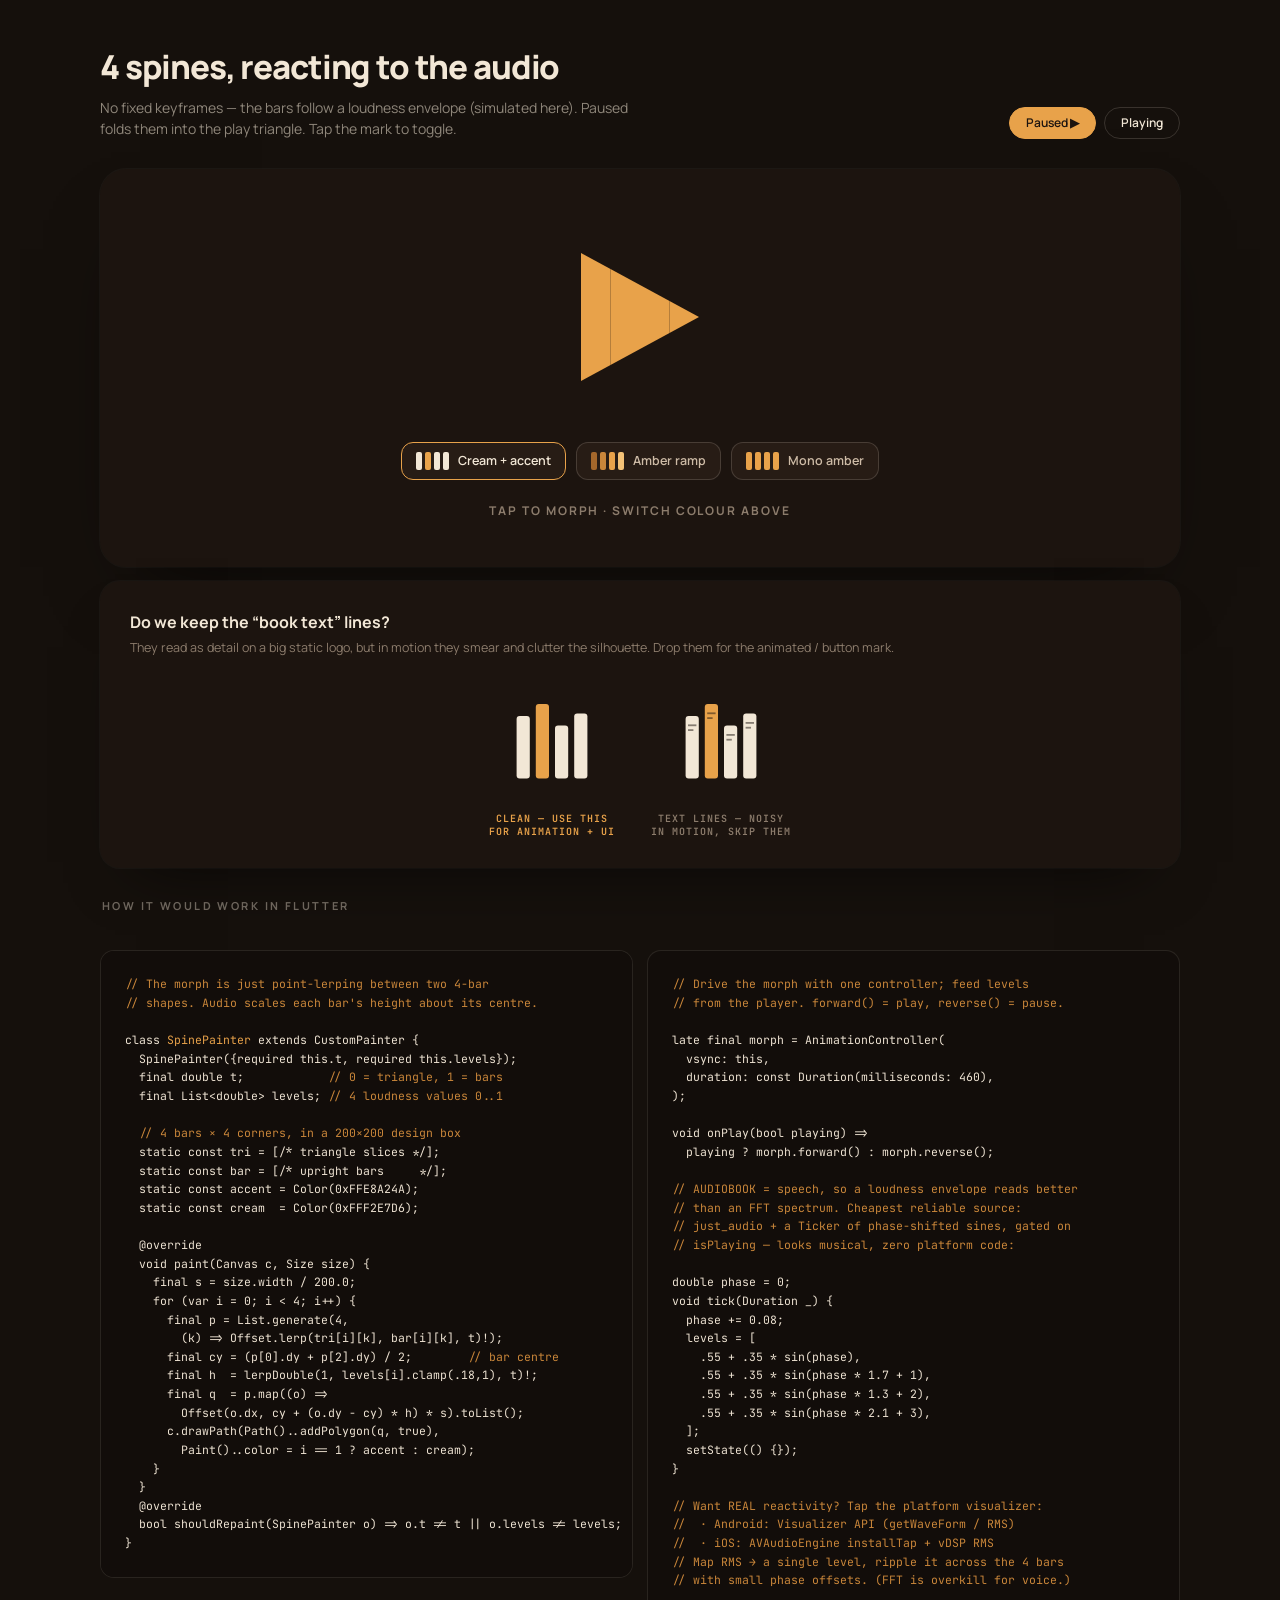
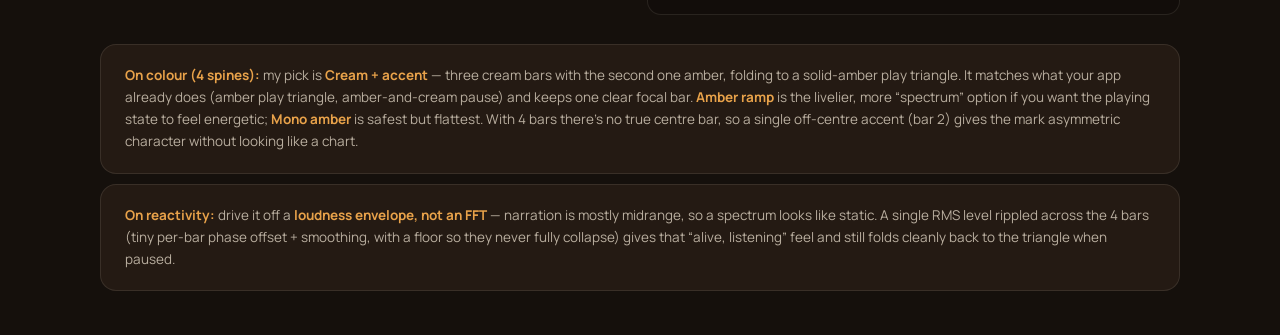
<file: saga_handoff/02-mark/Saga 4-Spine Audio-reactive.html>
<!doctype html>
<html lang="en">
<head>
<meta charset="utf-8" />
<title>Saga — 4-spine, audio-reactive</title>
<meta name="viewport" content="width=device-width, initial-scale=1" />
<link rel="preconnect" href="https://fonts.googleapis.com" />
<link rel="preconnect" href="https://fonts.gstatic.com" crossorigin />
<link href="https://fonts.googleapis.com/css2?family=Manrope:wght@400;500;600;700;800&family=JetBrains+Mono:wght@400;500&display=swap" rel="stylesheet" />
<style>
  :root{
    --bg:#1C140F; --card:#271C15; --elev:#241A13;
    --amber:#E8A24A; --cream:#F2E7D6; --sub:#CDBBA6; --muted:#8C7C6C;
    --line:rgba(242,231,214,0.10); --line2:rgba(242,231,214,0.16);
  }
  *{box-sizing:border-box;}
  html,body{margin:0;}
  body{background:#15100C; color:var(--cream); font-family:'Manrope',sans-serif; min-height:100vh; padding:44px; -webkit-font-smoothing:antialiased;}
  .wrap{max-width:1080px; margin:0 auto;}
  .head{display:flex; justify-content:space-between; align-items:flex-end; gap:28px; flex-wrap:wrap; margin-bottom:30px;}
  .head h1{font-weight:800; letter-spacing:-0.035em; font-size:33px; margin:0 0 8px;}
  .head p{margin:0; color:rgba(242,231,214,0.55); font-size:14px; line-height:1.5; max-width:560px;}
  .ctrls{display:flex; gap:8px;}
  .ctrls button{background:transparent; color:var(--cream); border:1px solid var(--line2); padding:9px 16px; border-radius:99px; font:600 12px/1 'Manrope'; cursor:pointer; transition:.18s;}
  .ctrls button:hover{border-color:rgba(242,231,214,0.4);}
  .ctrls button.on{background:var(--amber); color:#1C140F; border-color:var(--amber);}

  .hero{background:var(--bg); border-radius:26px; padding:48px; display:flex; flex-direction:column; align-items:center; gap:22px; box-shadow:0 40px 80px -40px rgba(0,0,0,0.7), 0 0 0 1px rgba(255,255,255,0.03); margin-bottom:14px;}
  .ppbtn{background:none; border:none; padding:0; cursor:pointer; display:grid; place-items:center; -webkit-tap-highlight-color:transparent;}
  .ppbtn:focus-visible{outline:3px solid var(--amber); outline-offset:6px; border-radius:10px;}
  .hint{font-size:12px; letter-spacing:0.16em; text-transform:uppercase; color:var(--muted); font-weight:700;}

  /* swatch row */
  .themes{display:flex; gap:10px; justify-content:center;}
  .themes button{display:flex; align-items:center; gap:9px; background:var(--card); border:1px solid var(--line2); color:var(--sub); border-radius:12px; padding:9px 14px; cursor:pointer; font:600 12.5px/1 'Manrope'; transition:.16s;}
  .themes button.on{border-color:var(--amber); color:var(--cream);}
  .themes .sw{display:flex; gap:3px;}
  .themes .sw i{width:6px; height:18px; border-radius:2px; display:block;}

  /* the 4-spine glyph */
  .g4 .sp{transition:d .48s cubic-bezier(.66,0,.34,1), fill .35s ease, transform .12s linear;}
  /* paused → solid amber play triangle (4 contiguous slices) */
  body[data-state="paused"] .sa{d:path("M41 36 L70.5 52 L70.5 148 L41 164 Z");}
  body[data-state="paused"] .sb{d:path("M70.5 52 L100 68 L100 132 L70.5 148 Z");}
  body[data-state="paused"] .sc{d:path("M100 68 L129.5 84 L129.5 116 L100 132 Z");}
  body[data-state="paused"] .sd{d:path("M129.5 84 L159 100 L159 100 L129.5 116 Z");}
  body[data-state="paused"] .sp{fill:var(--amber); transform:none;}
  /* playing → 4 upright spines, height driven by JS var(--h) */
  body[data-state="playing"] .sa{d:path("M41 36 L63 36 L63 164 L41 164 Z");}
  body[data-state="playing"] .sb{d:path("M73 36 L95 36 L95 164 L73 164 Z");}
  body[data-state="playing"] .sc{d:path("M105 36 L127 36 L127 164 L105 164 Z");}
  body[data-state="playing"] .sd{d:path("M137 36 L159 36 L159 164 L137 164 Z");}
  body[data-state="playing"] .sp{transform-box:fill-box; transform-origin:center; transform:scaleY(var(--h,0.6));}

  /* colour treatments (applied while playing) */
  body[data-state="playing"] .col-accent .sa{fill:var(--cream);} body[data-state="playing"] .col-accent .sb{fill:var(--amber);} body[data-state="playing"] .col-accent .sc{fill:var(--cream);} body[data-state="playing"] .col-accent .sd{fill:var(--cream);}
  body[data-state="playing"] .col-mono .sp{fill:var(--amber);}
  body[data-state="playing"] .col-ramp .sa{fill:#A4672B;} body[data-state="playing"] .col-ramp .sb{fill:#C9863A;} body[data-state="playing"] .col-ramp .sc{fill:#E8A24A;} body[data-state="playing"] .col-ramp .sd{fill:#F4C277;}

  .grid2{display:grid; grid-template-columns:1fr 1fr; gap:14px; margin-top:26px;}
  .grid2>*{min-width:0;}
  pre.code{max-width:100%;}
  @media(max-width:820px){.grid2{grid-template-columns:1fr;}}
  .panel{background:var(--bg); border-radius:20px; padding:30px; box-shadow:0 30px 60px -36px rgba(0,0,0,0.7), 0 0 0 1px rgba(255,255,255,0.03);}
  .panel h3{margin:0 0 6px; font-size:16px; font-weight:700;}
  .panel .sub{font-size:12.5px; color:var(--muted); margin:0 0 22px; line-height:1.5;}
  .stripe-row{display:flex; gap:36px; align-items:center; justify-content:center;}
  .stripe-cell{display:flex; flex-direction:column; align-items:center; gap:12px;}
  .stripe-cell .cl{font:600 10px/1.3 'JetBrains Mono',monospace; letter-spacing:0.1em; text-transform:uppercase; color:var(--muted); text-align:center;}
  .stripe-cell.good .cl{color:var(--amber);}

  .sec-lab{font-size:11px; letter-spacing:0.22em; text-transform:uppercase; color:rgba(242,231,214,0.4); font-weight:700; margin:30px 2px 14px;}
  pre.code{background:#120D0A; color:#EDE2D2; padding:24px; border-radius:14px; font-family:'JetBrains Mono',monospace; font-size:11.5px; line-height:1.62; overflow:auto; border:1px solid var(--line);}
  pre.code .c{color:#C9863A;} pre.code .k{color:#E8A24A;} pre.code .s{color:#9FBE8F;}
  .note{margin-top:18px; background:var(--elev); border:1px solid var(--line); border-radius:16px; padding:20px 24px; font-size:13.5px; line-height:1.62; color:rgba(242,231,214,0.72);}
  .note b{color:var(--amber); font-weight:700;}
  .note + .note{margin-top:10px;}
</style>
</head>
<body data-state="paused">
<div class="wrap">
  <div class="head">
    <div>
      <h1>4 spines, reacting to the audio</h1>
      <p>No fixed keyframes — the bars follow a loudness envelope (simulated here). Paused folds them into the play triangle. Tap the mark to toggle.</p>
    </div>
    <div class="ctrls">
      <button data-set="paused" class="on">Paused ▶</button>
      <button data-set="playing">Playing</button>
    </div>
  </div>

  <div class="hero">
    <button class="ppbtn js-toggle" aria-label="Play or pause">
      <div class="demo col-accent" id="demo">
        <svg class="g4" width="200" height="200" viewBox="0 0 200 200">
          <path class="sp sa" d="M41 36 L70.5 52 L70.5 148 L41 164 Z"></path>
          <path class="sp sb" d="M70.5 52 L100 68 L100 132 L70.5 148 Z"></path>
          <path class="sp sc" d="M100 68 L129.5 84 L129.5 116 L100 132 Z"></path>
          <path class="sp sd" d="M129.5 84 L159 100 L159 100 L129.5 116 Z"></path>
        </svg>
      </div>
    </button>
    <div class="themes">
      <button data-theme="col-accent" class="on"><span class="sw"><i style="background:#F2E7D6"></i><i style="background:#E8A24A"></i><i style="background:#F2E7D6"></i><i style="background:#F2E7D6"></i></span>Cream + accent</button>
      <button data-theme="col-ramp"><span class="sw"><i style="background:#A4672B"></i><i style="background:#C9863A"></i><i style="background:#E8A24A"></i><i style="background:#F4C277"></i></span>Amber ramp</button>
      <button data-theme="col-mono"><span class="sw"><i style="background:#E8A24A"></i><i style="background:#E8A24A"></i><i style="background:#E8A24A"></i><i style="background:#E8A24A"></i></span>Mono amber</button>
    </div>
    <div class="hint">tap to morph · switch colour above</div>
  </div>

  <!-- stripes question -->
  <div class="panel">
    <h3>Do we keep the “book text” lines?</h3>
    <p class="sub">They read as detail on a big static logo, but in motion they smear and clutter the silhouette. Drop them for the animated / button mark.</p>
    <div class="stripe-row">
      <div class="stripe-cell good">
        <svg width="120" height="120" viewBox="0 0 200 200">
          <rect x="41" y="60" width="22" height="104" rx="5" fill="#F2E7D6"/>
          <rect x="73" y="40" width="22" height="124" rx="5" fill="#E8A24A"/>
          <rect x="105" y="76" width="22" height="88" rx="5" fill="#F2E7D6"/>
          <rect x="137" y="56" width="22" height="108" rx="5" fill="#F2E7D6"/>
        </svg>
        <div class="cl">clean — use this<br>for animation + UI</div>
      </div>
      <div class="stripe-cell">
        <svg width="120" height="120" viewBox="0 0 200 200">
          <rect x="41" y="60" width="22" height="104" rx="5" fill="#F2E7D6"/>
          <rect x="73" y="40" width="22" height="124" rx="5" fill="#E8A24A"/>
          <rect x="105" y="76" width="22" height="88" rx="5" fill="#F2E7D6"/>
          <rect x="137" y="56" width="22" height="108" rx="5" fill="#F2E7D6"/>
          <g opacity="0.5">
            <rect x="45" y="74" width="14" height="3" fill="#1C140F"/><rect x="45" y="82" width="9" height="3" fill="#1C140F"/>
            <rect x="77" y="54" width="14" height="3" fill="#1C140F"/><rect x="77" y="62" width="9" height="3" fill="#1C140F"/>
            <rect x="109" y="90" width="14" height="3" fill="#1C140F"/><rect x="109" y="98" width="9" height="3" fill="#1C140F"/>
            <rect x="141" y="70" width="14" height="3" fill="#1C140F"/><rect x="141" y="78" width="9" height="3" fill="#1C140F"/>
          </g>
        </svg>
        <div class="cl">text lines — noisy<br>in motion, skip them</div>
      </div>
    </div>
  </div>

  <div class="sec-lab">How it would work in Flutter</div>
  <div class="grid2">
    <div>
      <pre class="code"><span class="c">// The morph is just point-lerping between two 4-bar</span>
<span class="c">// shapes. Audio scales each bar's height about its centre.</span>

class <span class="k">SpinePainter</span> extends CustomPainter {
  SpinePainter({required this.t, required this.levels});
  final double t;            <span class="c">// 0 = triangle, 1 = bars</span>
  final List&lt;double&gt; levels; <span class="c">// 4 loudness values 0..1</span>

  <span class="c">// 4 bars × 4 corners, in a 200×200 design box</span>
  static const tri = [/* triangle slices */];
  static const bar = [/* upright bars     */];
  static const accent = Color(0xFFE8A24A);
  static const cream  = Color(0xFFF2E7D6);

  @override
  void paint(Canvas c, Size size) {
    final s = size.width / 200.0;
    for (var i = 0; i &lt; 4; i++) {
      final p = List.generate(4,
        (k) =&gt; Offset.lerp(tri[i][k], bar[i][k], t)!);
      final cy = (p[0].dy + p[2].dy) / 2;        <span class="c">// bar centre</span>
      final h  = lerpDouble(1, levels[i].clamp(.18,1), t)!;
      final q  = p.map((o) =&gt;
        Offset(o.dx, cy + (o.dy - cy) * h) * s).toList();
      c.drawPath(Path()..addPolygon(q, true),
        Paint()..color = i == 1 ? accent : cream);
    }
  }
  @override
  bool shouldRepaint(SpinePainter o) =&gt; o.t != t || o.levels != levels;
}</pre>
    </div>
    <div>
      <pre class="code"><span class="c">// Drive the morph with one controller; feed levels</span>
<span class="c">// from the player. forward() = play, reverse() = pause.</span>

late final morph = AnimationController(
  vsync: this,
  duration: const Duration(milliseconds: 460),
);

void onPlay(bool playing) =&gt;
  playing ? morph.forward() : morph.reverse();

<span class="c">// AUDIOBOOK = speech, so a loudness envelope reads better</span>
<span class="c">// than an FFT spectrum. Cheapest reliable source:</span>
<span class="c">// just_audio + a Ticker of phase-shifted sines, gated on</span>
<span class="c">// isPlaying — looks musical, zero platform code:</span>

double phase = 0;
void tick(Duration _) {
  phase += 0.08;
  levels = [
    .55 + .35 * sin(phase),
    .55 + .35 * sin(phase * 1.7 + 1),
    .55 + .35 * sin(phase * 1.3 + 2),
    .55 + .35 * sin(phase * 2.1 + 3),
  ];
  setState(() {});
}

<span class="c">// Want REAL reactivity? Tap the platform visualizer:</span>
<span class="c">//  · Android: Visualizer API (getWaveForm / RMS)</span>
<span class="c">//  · iOS: AVAudioEngine installTap + vDSP RMS</span>
<span class="c">// Map RMS → a single level, ripple it across the 4 bars</span>
<span class="c">// with small phase offsets. (FFT is overkill for voice.)</span></pre>
    </div>
  </div>

  <div class="note">
    <b>On colour (4 spines):</b> my pick is <b>Cream + accent</b> — three cream bars with the second one amber, folding to a solid-amber play triangle. It matches what your app already does (amber play triangle, amber-and-cream pause) and keeps one clear focal bar. <b>Amber ramp</b> is the livelier, more “spectrum” option if you want the playing state to feel energetic; <b>Mono amber</b> is safest but flattest. With 4 bars there’s no true centre bar, so a single off-centre accent (bar 2) gives the mark asymmetric character without looking like a chart.
  </div>
  <div class="note">
    <b>On reactivity:</b> drive it off a <b>loudness envelope, not an FFT</b> — narration is mostly midrange, so a spectrum looks like static. A single RMS level rippled across the 4 bars (tiny per-bar phase offset + smoothing, with a floor so they never fully collapse) gives that “alive, listening” feel and still folds cleanly back to the triangle when paused.
  </div>
</div>

<script>
  const demo = document.getElementById('demo');
  const bars = ['sa','sb','sc','sd'].map(c=>demo.querySelector('.'+c));

  // simulated loudness envelope: one master level rippled across 4 bars
  let phase=0, master=0.6, mTarget=0.6;
  function frame(){
    if(document.body.dataset.state==='playing'){
      phase += 0.09;
      if(Math.random()<0.04) mTarget = 0.4 + Math.random()*0.55;   // new "loudness" target
      master += (mTarget-master)*0.12;                              // smooth toward it
      const off=[0,1.1,2.3,3.4], rate=[1,1.6,1.3,2.0];
      bars.forEach((b,i)=>{
        let h = master + 0.18*Math.sin(phase*rate[i]+off[i]);
        h = Math.max(0.18, Math.min(1, h));
        b.style.setProperty('--h', h.toFixed(3));
      });
    }
    requestAnimationFrame(frame);
  }
  requestAnimationFrame(frame);

  function setState(s){
    document.body.dataset.state = s;
    document.querySelectorAll('.ctrls button[data-set]').forEach(x=>x.classList.toggle('on', x.dataset.set===s));
  }
  document.querySelectorAll('.js-toggle').forEach(b=>b.addEventListener('click',()=>setState(document.body.dataset.state==='playing'?'paused':'playing')));
  document.querySelectorAll('.ctrls button[data-set]').forEach(b=>b.addEventListener('click',()=>setState(b.dataset.set)));

  // colour treatment switch
  document.querySelectorAll('.themes button').forEach(b=>b.addEventListener('click',()=>{
    demo.classList.remove('col-accent','col-ramp','col-mono');
    demo.classList.add(b.dataset.theme);
    document.querySelectorAll('.themes button').forEach(x=>x.classList.toggle('on', x===b));
  }));
</script>
</body>
</html>
</file>
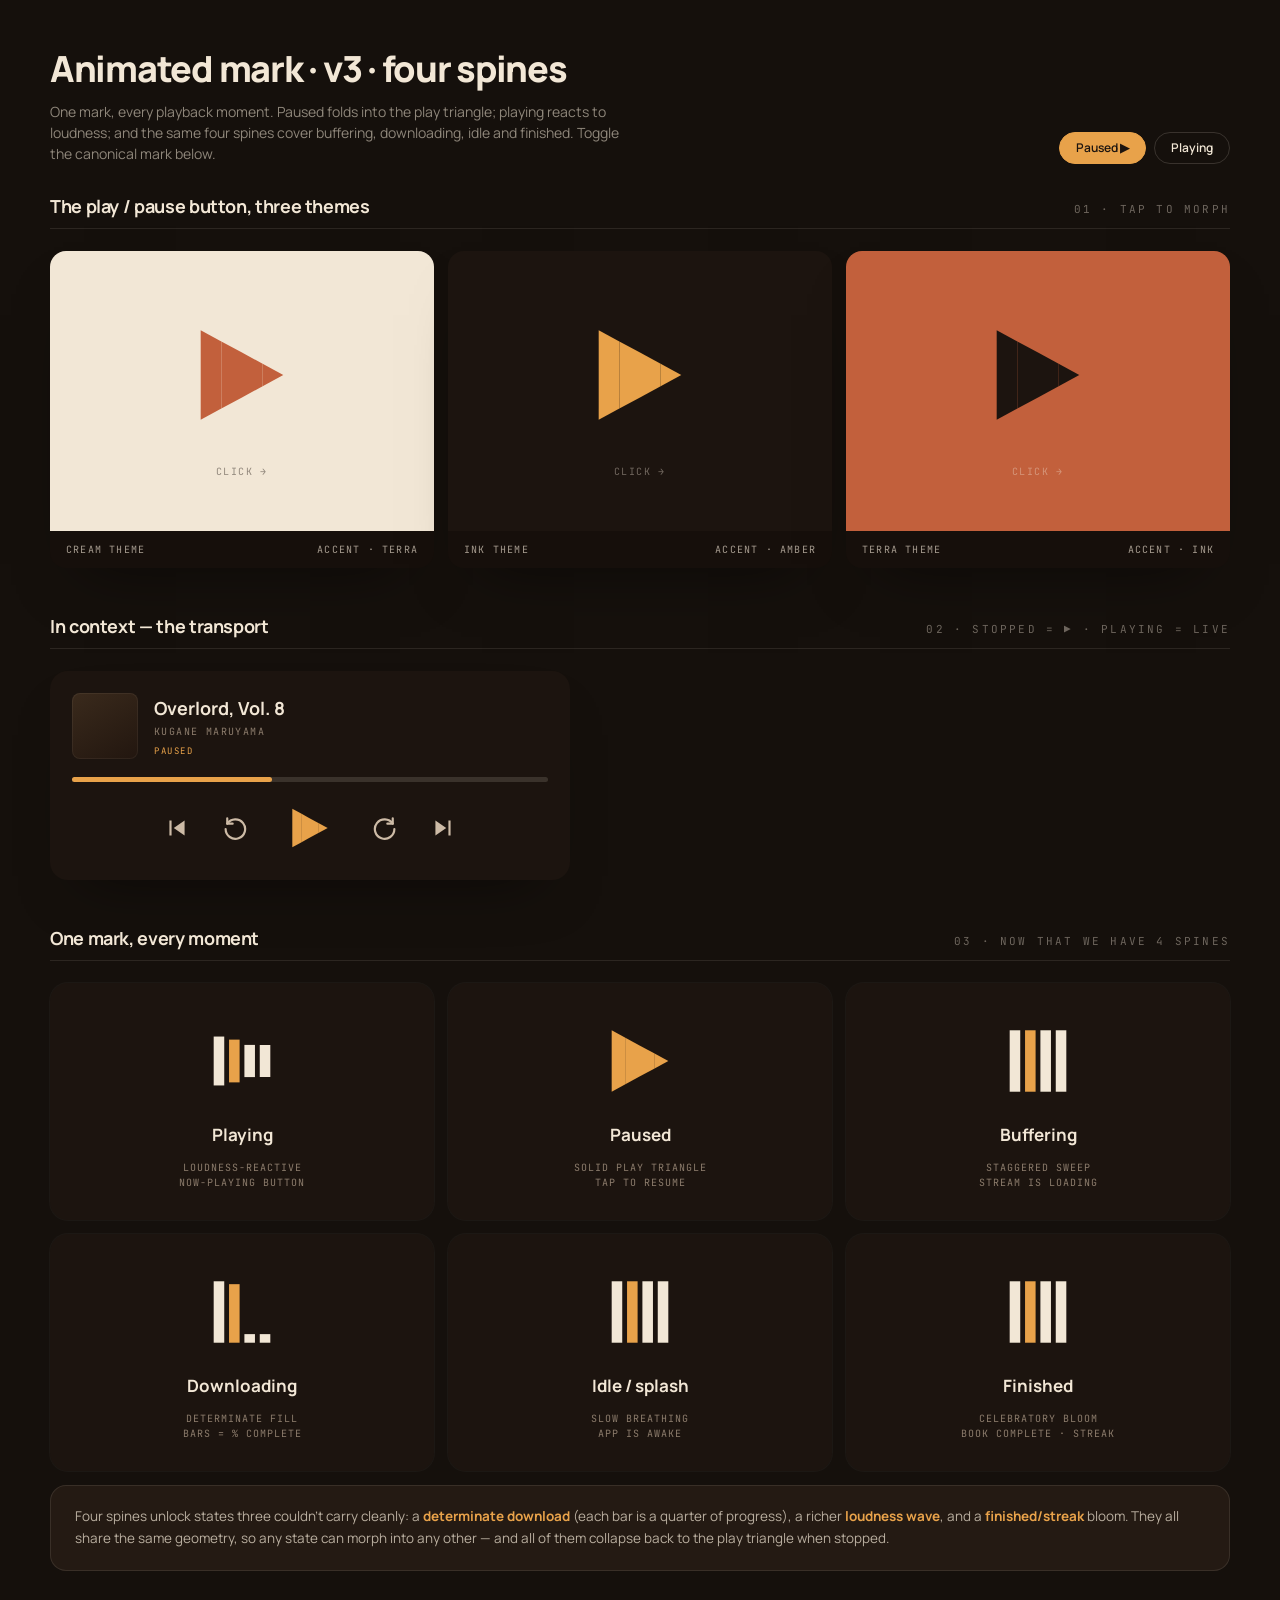
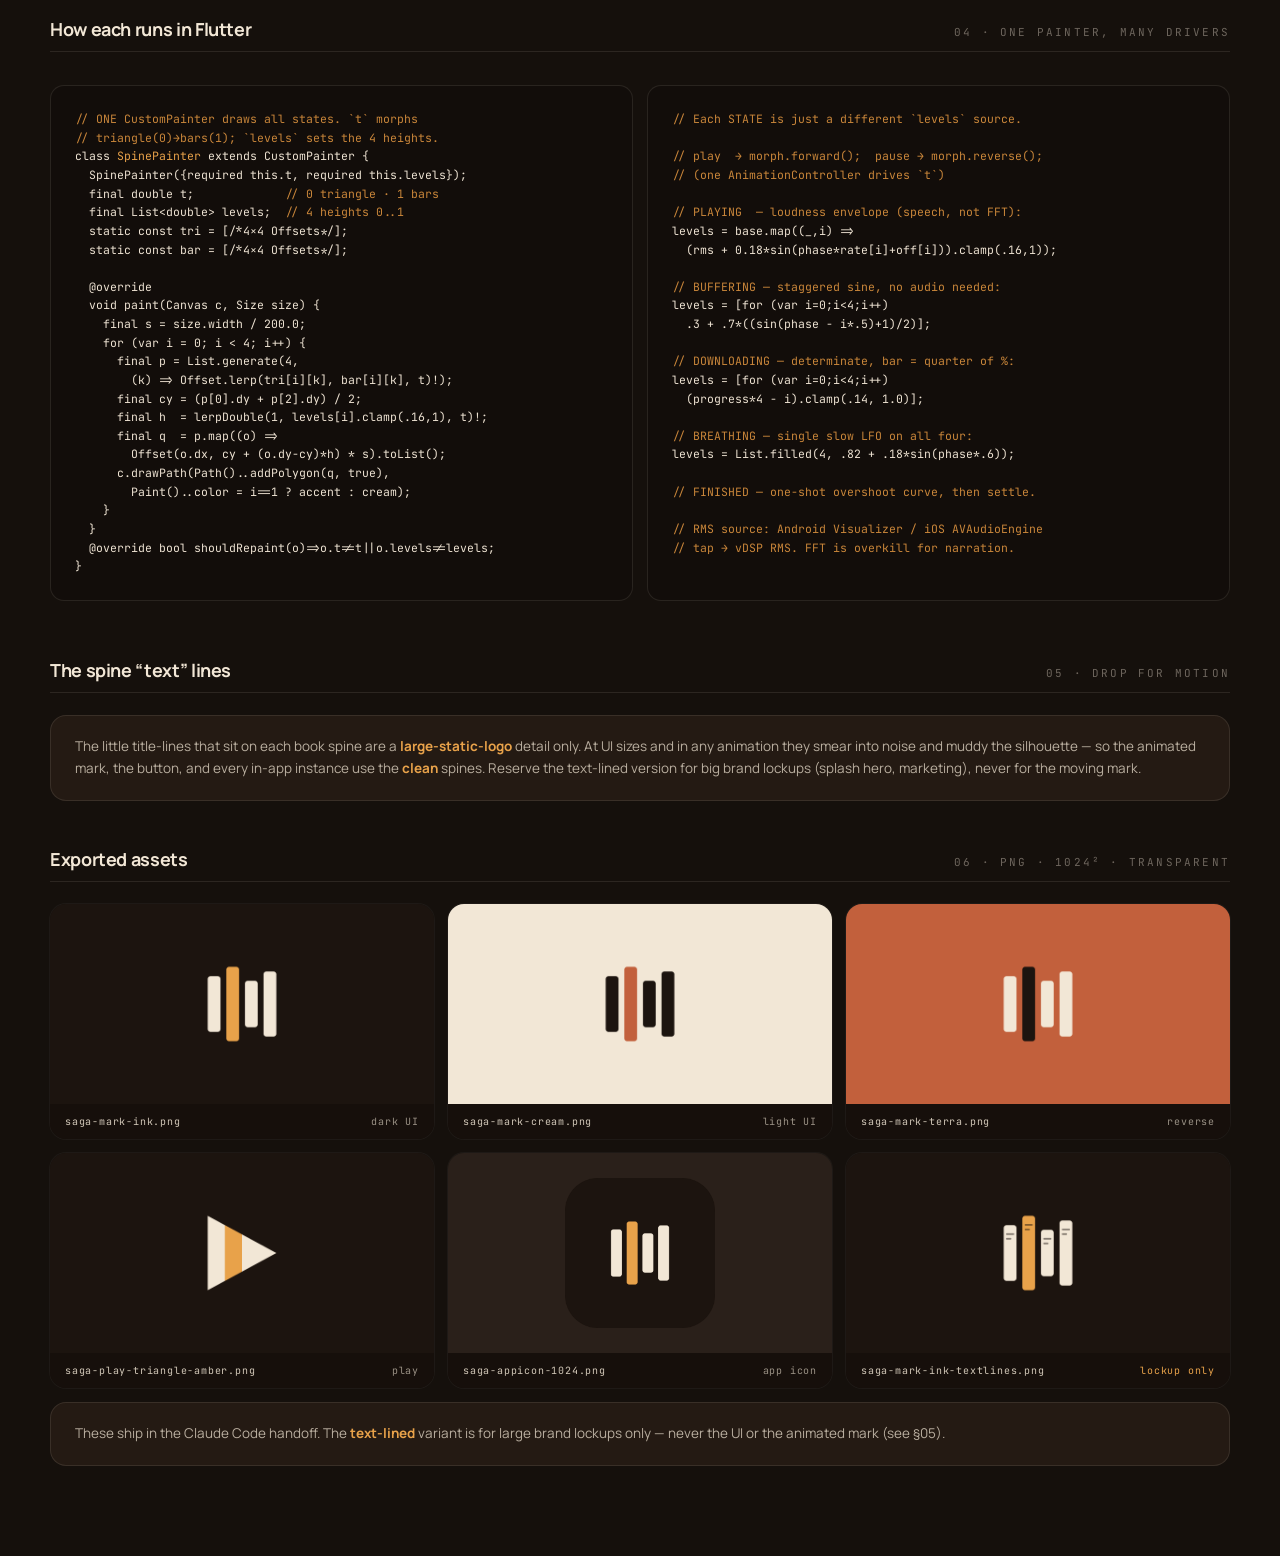
<file: saga_handoff/02-mark/Saga Animated Mark v3.html>
<!doctype html>
<html lang="en">
<head>
<meta charset="utf-8" />
<title>Saga — Animated mark v3 (4 spines)</title>
<meta name="viewport" content="width=device-width, initial-scale=1" />
<link rel="preconnect" href="https://fonts.googleapis.com" />
<link rel="preconnect" href="https://fonts.gstatic.com" crossorigin />
<link href="https://fonts.googleapis.com/css2?family=Manrope:wght@400;500;600;700;800&family=JetBrains+Mono:wght@400;500&display=swap" rel="stylesheet" />
<style>
  :root{
    --bg:#1C140F; --card:#271C15; --elev:#241A13; --ink:#1C140F;
    --amber:#E8A24A; --cream:#F2E7D6; --terra:#C2603C; --sub:#CDBBA6; --muted:#8C7C6C;
    --line:rgba(242,231,214,0.10); --line2:rgba(242,231,214,0.16);
  }
  *{box-sizing:border-box;}
  html,body{margin:0;}
  body{background:#15100C; color:var(--cream); font-family:'Manrope',sans-serif; min-height:100vh; padding:44px; -webkit-font-smoothing:antialiased;}
  .wrap{max-width:1180px; margin:0 auto;}
  .head{display:flex; justify-content:space-between; align-items:flex-end; gap:28px; flex-wrap:wrap; margin-bottom:30px;}
  .head h1{font-weight:800; letter-spacing:-0.035em; font-size:36px; margin:0 0 8px;}
  .head p{margin:0; color:rgba(242,231,214,0.55); font-size:14px; line-height:1.5; max-width:580px;}
  .ctrls{display:flex; gap:8px;}
  .ctrls button{background:transparent; color:var(--cream); border:1px solid var(--line2); padding:9px 16px; border-radius:99px; font:600 12px/1 'Manrope'; cursor:pointer; transition:.18s;}
  .ctrls button:hover{border-color:rgba(242,231,214,0.4);}
  .ctrls button.on{background:var(--amber); color:#1C140F; border-color:var(--amber);}

  .sec{margin-bottom:46px;}
  .sec-head{display:flex; justify-content:space-between; align-items:baseline; padding-bottom:10px; margin-bottom:22px; border-bottom:1px solid var(--line);}
  .sec-head h2{font-weight:700; font-size:18px; letter-spacing:-0.02em; margin:0;}
  .sec-num{font-family:'JetBrains Mono',monospace; font-size:11px; letter-spacing:0.2em; color:rgba(242,231,214,0.4);}

  /* ── the 4-spine mark ───────────────────────────────────────── */
  .g4 .sp{transition:d .48s cubic-bezier(.66,0,.34,1), fill .35s ease;}
  .g4 .sa,.g4 .sc,.g4 .sd{fill:currentColor;}
  .g4 .sb{fill:var(--accent);}
  /* default geometry = 4 upright spines */
  .g4 .sa{d:path("M41 36 L63 36 L63 164 L41 164 Z");}
  .g4 .sb{d:path("M73 36 L95 36 L95 164 L73 164 Z");}
  .g4 .sc{d:path("M105 36 L127 36 L127 164 L105 164 Z");}
  .g4 .sd{d:path("M137 36 L159 36 L159 164 L137 164 Z");}
  /* PAUSED → solid accent play triangle */
  .g4[data-state="paused"] .sa{d:path("M41 36 L70.5 52 L70.5 148 L41 164 Z"); fill:var(--accent);}
  .g4[data-state="paused"] .sb{d:path("M70.5 52 L100 68 L100 132 L70.5 148 Z"); fill:var(--accent);}
  .g4[data-state="paused"] .sc{d:path("M100 68 L129.5 84 L129.5 116 L100 132 Z"); fill:var(--accent);}
  .g4[data-state="paused"] .sd{d:path("M129.5 84 L159 100 L159 100 L129.5 116 Z"); fill:var(--accent);}

  .g4 .sp{transform-box:fill-box;}
  /* PLAYING → loudness-driven heights (JS sets --h), centred */
  .g4[data-state="playing"] .sp{transform-origin:center; transform:scaleY(var(--h,0.6));}
  /* DOWNLOADING → determinate fill from the floor (JS sets --h) */
  .g4[data-state="downloading"] .sp{transform-origin:center bottom; transform:scaleY(var(--h,0.2));}
  /* BREATHING → gentle synchronized swell */
  .g4[data-state="breathing"] .sp{transform-origin:center; animation:breathe 2.4s ease-in-out infinite;}
  .g4[data-state="breathing"] .sb{animation-delay:.15s;} .g4[data-state="breathing"] .sc{animation-delay:.3s;} .g4[data-state="breathing"] .sd{animation-delay:.45s;}
  /* BUFFERING → staggered fill sweep */
  .g4[data-state="buffering"] .sp{transform-origin:center bottom; animation:load 1.4s ease-in-out infinite;}
  .g4[data-state="buffering"] .sb{animation-delay:.12s;} .g4[data-state="buffering"] .sc{animation-delay:.24s;} .g4[data-state="buffering"] .sd{animation-delay:.36s;}
  /* FINISHED → celebratory overshoot */
  .g4[data-state="finished"] .sp{transform-origin:center bottom; animation:celebrate 1.4s ease-in-out infinite;}
  .g4[data-state="finished"] .sb{animation-delay:.08s;} .g4[data-state="finished"] .sc{animation-delay:.16s;} .g4[data-state="finished"] .sd{animation-delay:.24s;}

  @keyframes breathe{0%,100%{transform:scaleY(1);opacity:1;}50%{transform:scaleY(.82);opacity:.85;}}
  @keyframes load{0%,100%{transform:scaleY(.3);}50%{transform:scaleY(1);}}
  @keyframes celebrate{0%{transform:scaleY(1);}26%{transform:scaleY(.42);}54%{transform:scaleY(1.18);}76%{transform:scaleY(.94);}100%{transform:scaleY(1);}}
  @media(prefers-reduced-motion:reduce){.g4 .sp{animation:none!important;}}

  /* themes set text-colour (neutral spines) + --accent */
  .t-ink{color:var(--cream); --accent:var(--amber);}
  .t-cream{color:var(--ink); --accent:var(--terra);}
  .t-terra{color:var(--cream); --accent:var(--ink);}

  .ppbtn{background:none; border:none; padding:0; cursor:pointer; display:grid; place-items:center; -webkit-tap-highlight-color:transparent;}
  .ppbtn:focus-visible{outline:3px solid var(--amber); outline-offset:5px; border-radius:8px;}

  /* stages */
  .row3{display:grid; grid-template-columns:repeat(3,1fr); gap:14px;}
  @media(max-width:900px){.row3{grid-template-columns:1fr;}}
  .stage-wrap{border-radius:16px; overflow:hidden; box-shadow:0 30px 60px -34px rgba(0,0,0,0.55);}
  .stage{padding:48px 24px; min-height:280px; display:flex; flex-direction:column; align-items:center; gap:20px; justify-content:center;}
  .s-ink{background:var(--ink);} .s-cream{background:var(--cream);} .s-terra{background:var(--terra);}
  .stage-meta{background:#160F0B; padding:12px 16px; display:flex; justify-content:space-between; font-family:'JetBrains Mono',monospace; font-size:10px; letter-spacing:0.12em; text-transform:uppercase; color:rgba(242,231,214,0.65);}
  .hint{font-family:'JetBrains Mono',monospace; font-size:10px; letter-spacing:0.14em; text-transform:uppercase; color:rgba(242,231,214,0.4);}
  .s-cream .hint{color:rgba(28,20,15,0.45);}

  /* state grid */
  .states{display:grid; grid-template-columns:repeat(3,1fr); gap:14px;}
  @media(max-width:860px){.states{grid-template-columns:1fr 1fr;}}
  @media(max-width:560px){.states{grid-template-columns:1fr;}}
  .scell{background:var(--bg); border-radius:18px; padding:30px 22px; display:flex; flex-direction:column; align-items:center; gap:14px; box-shadow:0 0 0 1px rgba(255,255,255,0.03);}
  .scell .nm{font-size:17px; font-weight:700;}
  .scell .ds{font-family:'JetBrains Mono',monospace; font-size:10px; letter-spacing:0.1em; text-transform:uppercase; color:var(--muted); text-align:center; line-height:1.5; min-height:28px;}

  /* player */
  .player{background:var(--ink); color:var(--cream); border-radius:18px; padding:22px; box-shadow:0 30px 60px -34px rgba(0,0,0,0.55); max-width:520px;}
  .ptop{display:grid; grid-template-columns:auto 1fr; gap:16px; align-items:center;}
  .cover{width:66px; height:66px; border-radius:8px; background:linear-gradient(150deg,#3a2a1c,#22160f); box-shadow:inset 0 0 0 1px rgba(242,231,214,0.06);}
  .meta .title{font-size:18px; font-weight:700;}
  .meta .auth{font-family:'JetBrains Mono',monospace; font-size:10px; letter-spacing:0.14em; text-transform:uppercase; color:var(--muted); margin-top:5px;}
  .meta .st{font-family:'JetBrains Mono',monospace; font-size:9px; letter-spacing:0.18em; text-transform:uppercase; color:var(--amber); margin-top:7px;}
  .track{height:5px; background:rgba(242,231,214,0.14); border-radius:99px; position:relative; margin:18px 0 16px;}
  .track::after{content:""; position:absolute; left:0; top:0; height:5px; width:42%; background:var(--amber); border-radius:99px;}
  .transport{display:flex; align-items:center; justify-content:center; gap:26px;}
  .tb{background:none; border:none; cursor:pointer; padding:4px; color:var(--sub); display:grid; place-items:center;}
  .tb:hover{color:var(--cream);} .tb svg{width:26px; height:26px;}

  pre.code{background:#120D0A; color:#EDE2D2; padding:24px; border-radius:14px; font-family:'JetBrains Mono',monospace; font-size:11.5px; line-height:1.62; overflow:auto; border:1px solid var(--line); max-width:100%;}
  pre.code .c{color:#C9863A;} pre.code .k{color:#E8A24A;} pre.code .s{color:#9FBE8F;}
  .code2{display:grid; grid-template-columns:1fr 1fr; gap:14px;} .code2>*{min-width:0;}
  @media(max-width:820px){.code2{grid-template-columns:1fr;}}
  .assets{display:grid; grid-template-columns:repeat(3,1fr); gap:14px;}
  @media(max-width:860px){.assets{grid-template-columns:1fr 1fr;}}
  @media(max-width:560px){.assets{grid-template-columns:1fr;}}
  .acard{border-radius:16px; overflow:hidden; box-shadow:0 0 0 1px rgba(255,255,255,0.04);}
  .acard .stagebox{height:200px; display:grid; place-items:center;}
  .acard .stagebox img{width:120px; height:120px; object-fit:contain;}
  .acard.icon .stagebox img{width:150px; height:150px; border-radius:0;}
  .acard .ameta{background:#160F0B; padding:11px 15px; display:flex; justify-content:space-between; align-items:center; gap:10px; font-family:'JetBrains Mono',monospace; font-size:10px; letter-spacing:0.08em; color:rgba(242,231,214,0.6);}
  .acard .ameta .fn{color:rgba(242,231,214,0.85);}
  .acard .ameta .warn{color:var(--amber);}
  .bx-ink{background:var(--ink);} .bx-cream{background:var(--cream);} .bx-terra{background:var(--terra);} .bx-neutral{background:#2a201a;}

  .note{margin-top:14px; background:var(--elev); border:1px solid var(--line); border-radius:16px; padding:20px 24px; font-size:13.5px; line-height:1.62; color:rgba(242,231,214,0.72);}
  .note b{color:var(--amber); font-weight:700;}
</style>
</head>
<body>
<div class="wrap">
  <div class="head">
    <div>
      <h1>Animated mark · v3 · four spines</h1>
      <p>One mark, every playback moment. Paused folds into the play triangle; playing reacts to loudness; and the same four spines cover buffering, downloading, idle and finished. Toggle the canonical mark below.</p>
    </div>
    <div class="ctrls">
      <button data-set="paused" class="on">Paused ▶</button>
      <button data-set="playing">Playing</button>
    </div>
  </div>

  <!-- 01 button in themes -->
  <section class="sec">
    <div class="sec-head"><h2>The play / pause button, three themes</h2><div class="sec-num">01 · TAP TO MORPH</div></div>
    <div class="row3">
      <div class="stage-wrap">
        <div class="stage s-cream">
          <button class="ppbtn"><span class="markhost sync t-cream" data-state="paused" data-size="140"></span></button>
          <div class="hint">click →</div>
        </div>
        <div class="stage-meta"><span>Cream theme</span><span>accent · terra</span></div>
      </div>
      <div class="stage-wrap">
        <div class="stage s-ink">
          <button class="ppbtn"><span class="markhost sync t-ink" data-state="paused" data-size="140"></span></button>
          <div class="hint">click →</div>
        </div>
        <div class="stage-meta"><span>Ink theme</span><span>accent · amber</span></div>
      </div>
      <div class="stage-wrap">
        <div class="stage s-terra">
          <button class="ppbtn"><span class="markhost sync t-terra" data-state="paused" data-size="140"></span></button>
          <div class="hint">click →</div>
        </div>
        <div class="stage-meta"><span>Terra theme</span><span>accent · ink</span></div>
      </div>
    </div>
  </section>

  <!-- 02 in context -->
  <section class="sec">
    <div class="sec-head"><h2>In context — the transport</h2><div class="sec-num">02 · STOPPED = ▶ · PLAYING = LIVE</div></div>
    <div class="player">
      <div class="ptop">
        <div class="cover"></div>
        <div class="meta"><div class="title">Overlord, Vol. 8</div><div class="auth">Kugane Maruyama</div><div class="st js-st">Paused</div></div>
      </div>
      <div class="track"></div>
      <div class="transport">
        <button class="tb" aria-label="Previous"><svg viewBox="0 0 24 24" fill="currentColor"><path d="M7 5v14H5V5h2zm12 0L9 12l10 7V5z"/></svg></button>
        <button class="tb" aria-label="Back 30"><svg viewBox="0 0 24 24" fill="none" stroke="currentColor" stroke-width="2" stroke-linecap="round" stroke-linejoin="round"><path d="M3 8a9 9 0 1 1-1.5 5"/><path d="M3 3v5h5"/></svg></button>
        <button class="ppbtn js-toggle"><span class="markhost sync t-ink" data-state="paused" data-size="60"></span></button>
        <button class="tb" aria-label="Forward 30"><svg viewBox="0 0 24 24" fill="none" stroke="currentColor" stroke-width="2" stroke-linecap="round" stroke-linejoin="round"><path d="M21 8a9 9 0 1 0 1.5 5"/><path d="M21 3v5h-5"/></svg></button>
        <button class="tb" aria-label="Next"><svg viewBox="0 0 24 24" fill="currentColor"><path d="M17 5v14h2V5h-2zM5 5l10 7L5 19V5z"/></svg></button>
      </div>
    </div>
  </section>

  <!-- 03 the expressive state set -->
  <section class="sec">
    <div class="sec-head"><h2>One mark, every moment</h2><div class="sec-num">03 · NOW THAT WE HAVE 4 SPINES</div></div>
    <div class="states">
      <div class="scell"><span class="markhost t-ink" data-state="playing" data-size="96"></span><div class="nm">Playing</div><div class="ds">loudness-reactive<br>now-playing button</div></div>
      <div class="scell"><span class="markhost t-ink" data-state="paused" data-size="96"></span><div class="nm">Paused</div><div class="ds">solid play triangle<br>tap to resume</div></div>
      <div class="scell"><span class="markhost t-ink" data-state="buffering" data-size="96"></span><div class="nm">Buffering</div><div class="ds">staggered sweep<br>stream is loading</div></div>
      <div class="scell"><span class="markhost t-ink" data-state="downloading" data-size="96"></span><div class="nm">Downloading</div><div class="ds">determinate fill<br>bars = % complete</div></div>
      <div class="scell"><span class="markhost t-ink" data-state="breathing" data-size="96"></span><div class="nm">Idle / splash</div><div class="ds">slow breathing<br>app is awake</div></div>
      <div class="scell"><span class="markhost t-ink" data-state="finished" data-size="96"></span><div class="nm">Finished</div><div class="ds">celebratory bloom<br>book complete · streak</div></div>
    </div>
    <div class="note">Four spines unlock states three couldn’t carry cleanly: a <b>determinate download</b> (each bar is a quarter of progress), a richer <b>loudness wave</b>, and a <b>finished/streak</b> bloom. They all share the same geometry, so any state can morph into any other — and all of them collapse back to the play triangle when stopped.</div>
  </section>

  <!-- 04 flutter -->
  <section class="sec">
    <div class="sec-head"><h2>How each runs in Flutter</h2><div class="sec-num">04 · ONE PAINTER, MANY DRIVERS</div></div>
    <div class="code2">
      <pre class="code"><span class="c">// ONE CustomPainter draws all states. `t` morphs</span>
<span class="c">// triangle(0)→bars(1); `levels` sets the 4 heights.</span>
class <span class="k">SpinePainter</span> extends CustomPainter {
  SpinePainter({required this.t, required this.levels});
  final double t;             <span class="c">// 0 triangle · 1 bars</span>
  final List&lt;double&gt; levels;  <span class="c">// 4 heights 0..1</span>
  static const tri = [/*4×4 Offsets*/];
  static const bar = [/*4×4 Offsets*/];

  @override
  void paint(Canvas c, Size size) {
    final s = size.width / 200.0;
    for (var i = 0; i &lt; 4; i++) {
      final p = List.generate(4,
        (k) =&gt; Offset.lerp(tri[i][k], bar[i][k], t)!);
      final cy = (p[0].dy + p[2].dy) / 2;
      final h  = lerpDouble(1, levels[i].clamp(.16,1), t)!;
      final q  = p.map((o) =&gt;
        Offset(o.dx, cy + (o.dy-cy)*h) * s).toList();
      c.drawPath(Path()..addPolygon(q, true),
        Paint()..color = i==1 ? accent : cream);
    }
  }
  @override bool shouldRepaint(o)=&gt;o.t!=t||o.levels!=levels;
}</pre>
      <pre class="code"><span class="c">// Each STATE is just a different `levels` source.</span>

<span class="c">// play  → morph.forward();  pause → morph.reverse();</span>
<span class="c">// (one AnimationController drives `t`)</span>

<span class="c">// PLAYING  — loudness envelope (speech, not FFT):</span>
levels = base.map((_,i) =&gt;
  (rms + 0.18*sin(phase*rate[i]+off[i])).clamp(.16,1));

<span class="c">// BUFFERING — staggered sine, no audio needed:</span>
levels = [for (var i=0;i&lt;4;i++)
  .3 + .7*((sin(phase - i*.5)+1)/2)];

<span class="c">// DOWNLOADING — determinate, bar = quarter of %:</span>
levels = [for (var i=0;i&lt;4;i++)
  (progress*4 - i).clamp(.14, 1.0)];

<span class="c">// BREATHING — single slow LFO on all four:</span>
levels = List.filled(4, .82 + .18*sin(phase*.6));

<span class="c">// FINISHED — one-shot overshoot curve, then settle.</span>

<span class="c">// RMS source: Android Visualizer / iOS AVAudioEngine</span>
<span class="c">// tap → vDSP RMS. FFT is overkill for narration.</span></pre>
    </div>
  </section>

  <!-- 05 stripes -->
  <section class="sec">
    <div class="sec-head"><h2>The spine “text” lines</h2><div class="sec-num">05 · DROP FOR MOTION</div></div>
    <div class="note">The little title-lines that sit on each book spine are a <b>large-static-logo</b> detail only. At UI sizes and in any animation they smear into noise and muddy the silhouette — so the animated mark, the button, and every in-app instance use the <b>clean</b> spines. Reserve the text-lined version for big brand lockups (splash hero, marketing), never for the moving mark.</div>
  </section>

  <!-- 06 exported assets -->
  <section class="sec">
    <div class="sec-head"><h2>Exported assets</h2><div class="sec-num">06 · PNG · 1024² · TRANSPARENT</div></div>
    <div class="assets">
      <div class="acard"><div class="stagebox bx-ink"><img src="assets/saga-mark-ink.png" alt="Saga mark, ink theme"></div><div class="ameta"><span class="fn">saga-mark-ink.png</span><span>dark UI</span></div></div>
      <div class="acard"><div class="stagebox bx-cream"><img src="assets/saga-mark-cream.png" alt="Saga mark, cream theme"></div><div class="ameta"><span class="fn">saga-mark-cream.png</span><span>light UI</span></div></div>
      <div class="acard"><div class="stagebox bx-terra"><img src="assets/saga-mark-terra.png" alt="Saga mark, terra theme"></div><div class="ameta"><span class="fn">saga-mark-terra.png</span><span>reverse</span></div></div>
      <div class="acard"><div class="stagebox bx-ink"><img src="assets/saga-play-triangle-amber.png" alt="Saga play triangle"></div><div class="ameta"><span class="fn">saga-play-triangle-amber.png</span><span>play</span></div></div>
      <div class="acard icon"><div class="stagebox bx-neutral"><img src="assets/saga-appicon-1024.png" alt="Saga app icon"></div><div class="ameta"><span class="fn">saga-appicon-1024.png</span><span>app icon</span></div></div>
      <div class="acard"><div class="stagebox bx-ink"><img src="assets/saga-mark-ink-textlines.png" alt="Saga mark with spine text lines"></div><div class="ameta"><span class="fn">saga-mark-ink-textlines.png</span><span class="warn">lockup only</span></div></div>
    </div>
    <div class="note">These ship in the Claude Code handoff. The <b>text-lined</b> variant is for large brand lockups only — never the UI or the animated mark (see §05).</div>
  </section>
</div>

<script>
  const TRI = {
    sa:"M41 36 L70.5 52 L70.5 148 L41 164 Z", sb:"M70.5 52 L100 68 L100 132 L70.5 148 Z",
    sc:"M100 68 L129.5 84 L129.5 116 L100 132 Z", sd:"M129.5 84 L159 100 L159 100 L129.5 116 Z"
  };
  const BAR = {
    sa:"M41 36 L63 36 L63 164 L41 164 Z", sb:"M73 36 L95 36 L95 164 L73 164 Z",
    sc:"M105 36 L127 36 L127 164 L105 164 Z", sd:"M137 36 L159 36 L159 164 L137 164 Z"
  };
  function buildMark(host){
    const st = host.dataset.state || 'paused';
    const d = st==='paused' ? TRI : BAR;
    const sync = host.classList.contains('sync') ? ' sync' : '';
    host.innerHTML =
      `<svg class="g4${sync}" data-state="${st}" width="100%" height="100%" viewBox="0 0 200 200" aria-hidden="true">`+
      `<path class="sp sa" d="${d.sa}"></path><path class="sp sb" d="${d.sb}"></path>`+
      `<path class="sp sc" d="${d.sc}"></path><path class="sp sd" d="${d.sd}"></path></svg>`;
    const sz = host.dataset.size;
    if(sz){ host.style.width = sz+'px'; host.style.height = sz+'px'; host.style.display='inline-block'; }
  }
  document.querySelectorAll('.markhost').forEach(buildMark);

  const svgs = [...document.querySelectorAll('svg.g4')];

  // simulated loudness + progress drivers
  let phase=0, master=0.6, mTarget=0.6;
  function frame(ts){
    phase += 0.09;
    if(Math.random()<0.04) mTarget = 0.4 + Math.random()*0.55;
    master += (mTarget-master)*0.12;
    const off=[0,1.1,2.3,3.4], rate=[1,1.6,1.3,2.0];
    const prog = (ts % 3600) / 3600;
    svgs.forEach(svg=>{
      const st = svg.dataset.state;
      const bars = svg.querySelectorAll('.sp');
      if(st==='playing'){
        bars.forEach((b,i)=>{ let h=master+0.18*Math.sin(phase*rate[i]+off[i]); h=Math.max(0.16,Math.min(1,h)); b.style.setProperty('--h',h.toFixed(3)); });
      } else if(st==='downloading'){
        bars.forEach((b,i)=>{ let h=Math.max(0.14,Math.min(1,prog*4-i)); b.style.setProperty('--h',h.toFixed(3)); });
      }
    });
    requestAnimationFrame(frame);
  }
  requestAnimationFrame(frame);

  // interactions
  function flip(svg){ const ns = svg.dataset.state==='playing'?'paused':'playing'; svg.dataset.state=ns; }
  document.querySelectorAll('.js-toggle').forEach(el=>el.addEventListener('click',()=>{
    const svg = el.querySelector('svg.g4'); flip(svg);
    const st = el.closest('.player')?.querySelector('.js-st'); if(st) st.textContent = svg.dataset.state==='playing'?'Now playing':'Paused';
  }));
  document.querySelectorAll('.stage .ppbtn').forEach(el=>el.addEventListener('click',()=>flip(el.querySelector('svg.g4'))));
  document.querySelectorAll('.ctrls button[data-set]').forEach(b=>b.addEventListener('click',()=>{
    document.querySelectorAll('.ctrls button[data-set]').forEach(x=>x.classList.toggle('on',x===b));
    document.querySelectorAll('svg.g4.sync').forEach(svg=>svg.dataset.state=b.dataset.set);
    document.querySelectorAll('.js-st').forEach(s=>s.textContent=b.dataset.set==='playing'?'Now playing':'Paused');
  }));
</script>
</body>
</html>
</file>
<file: docs/saga.css>
/* Shared chrome for saga-app.no — tokens, fonts, nav, buttons, footer.
   index.html and changelog.html each carried a hand-written copy of all of
   this, and the copies had already drifted (one kept a backdrop-filter the
   other removed for scroll performance; one kept a pre-WCAG --sub2). One
   file so they can't drift again. Page-specific styles stay in each page. */

/* ─── FONTS (self-hosted — no visitor traffic to Google/CDNs) ───
   Manrope is the same variable font the app bundles. Instrument Serif is the
   latin subset; anything outside its unicode-range falls back to Georgia,
   exactly as it did when Google Fonts served the same subset. */
@font-face {
  font-family: 'Manrope';
  font-style: normal;
  font-weight: 200 800;
  font-display: swap;
  src: url(fonts/Manrope-VariableFont_wght.ttf) format('truetype-variations');
}
@font-face {
  font-family: 'Instrument Serif';
  font-style: normal;
  font-weight: 400;
  font-display: swap;
  src: url(fonts/instrument-serif.woff2) format('woff2');
  unicode-range: U+0000-00FF, U+0131, U+0152-0153, U+02BB-02BC, U+02C6, U+02DA, U+02DC, U+0304, U+0308, U+0329, U+2000-206F, U+20AC, U+2122, U+2191, U+2193, U+2212, U+2215, U+FEFF, U+FFFD;
}
@font-face {
  font-family: 'Instrument Serif';
  font-style: italic;
  font-weight: 400;
  font-display: swap;
  src: url(fonts/instrument-serif-italic.woff2) format('woff2');
  unicode-range: U+0000-00FF, U+0131, U+0152-0153, U+02BB-02BC, U+02C6, U+02DA, U+02DC, U+0304, U+0308, U+0329, U+2000-206F, U+20AC, U+2122, U+2191, U+2193, U+2212, U+2215, U+FEFF, U+FFFD;
}

/* ─── BASE ─── */
*, *::before, *::after { box-sizing: border-box; margin: 0; padding: 0; }

:root {
  --ink:    #1E1410;
  --ink-bg: #150E0A;
  --cream:  #F4EAD8;
  --amber:  #E0A050;
  --terracotta: #C25A3A;
  --sub:    rgba(244,234,216,0.62);
  --sub2:   rgba(244,234,216,0.48);
  --border: rgba(244,234,216,0.07);
  --ff-body:    'Manrope', system-ui, sans-serif;
  --ff-display: 'Instrument Serif', Georgia, serif;
}

html { scroll-behavior: smooth; }

body {
  font-family: var(--ff-body);
  background: var(--ink-bg);
  color: var(--cream);
  -webkit-font-smoothing: antialiased;
}

/* ─── NAV ─── */
nav {
  position: sticky; top: 0; z-index: 100;
  display: flex; align-items: center; justify-content: space-between;
  padding: 0 56px; height: 68px;
  /* No backdrop-filter: at this opacity the blur was invisible but still cost
     a full-width re-composite on every scroll frame. */
  background: rgba(21,14,10,0.94);
  border-bottom: 1px solid var(--border);
}

.nav-logo {
  display: flex; align-items: center; gap: 9px; text-decoration: none;
}
.nav-wordmark {
  display: inline-flex; align-items: center; gap: 5px;
  font-family: var(--ff-body); font-weight: 600; font-size: 19px;
  letter-spacing: -0.025em; color: var(--cream);
}

.nav-links { display: flex; gap: 32px; list-style: none; }
.nav-links a {
  font-size: 13px; font-weight: 500;
  color: var(--sub); text-decoration: none;
  transition: color .15s;
}
.nav-links a:hover, .nav-links a.active { color: var(--cream); }

.nav-toggle {
  display: none; background: none; border: none;
  cursor: pointer; color: var(--cream); padding: 8px;
  flex-shrink: 0;
}

/* ─── BUTTONS ─── */
.btn {
  display: inline-flex; align-items: center; gap: 7px;
  font-family: var(--ff-body); font-weight: 700;
  border-radius: 99px; text-decoration: none; cursor: pointer;
  transition: opacity .15s, transform .15s;
  border: none;
}
.btn:hover { opacity: .88; transform: translateY(-1px); }

.btn-amber { background: var(--amber); color: var(--ink); }
.btn-sm  { font-size: 13px; padding: 10px 20px; }
.btn-md  { font-size: 15px; padding: 15px 28px; }
.btn-lg  { font-size: 16px; padding: 18px 34px; }

.btn-ghost {
  background: transparent; color: var(--cream);
  border: 1px solid rgba(244,234,216,.22);
}
.btn-ghost:hover { border-color: rgba(244,234,216,.45); opacity: 1; }

/* ─── EYEBROW ─── */
.eyebrow {
  font-size: 10.5px; font-weight: 600;
  letter-spacing: .2em; text-transform: uppercase;
  color: var(--amber);
}

/* ─── FOOTER ─── */
footer {
  padding: 52px 56px;
  border-top: 1px solid var(--border);
  display: flex; flex-direction: column;
  align-items: center; gap: 18px; text-align: center;
}

.footer-links { display: flex; gap: 24px; }
.footer-links a {
  font-size: 13px; color: var(--sub2); text-decoration: none;
}
.footer-links a:hover { color: var(--sub); }

.footer-legal {
  font-size: 12px; color: var(--sub2);
  max-width: 580px; line-height: 1.65;
}

/* ─── RESPONSIVE (shared chrome only) ─── */
@media (max-width: 860px) {
  nav { padding: 0 24px; }
  .nav-toggle { display: flex; align-items: center; }
  .nav-links {
    display: none; flex-direction: column;
    position: absolute; top: 68px; left: 0; right: 0;
    background: rgba(21,14,10,0.97);
    padding: 8px 24px 20px; gap: 0;
    border-bottom: 1px solid var(--border); z-index: 99;
  }
  nav.nav-open .nav-links { display: flex; }
  .nav-links li { padding: 12px 0; border-bottom: 1px solid var(--border); }
  .nav-links li:last-child { border-bottom: none; }
  .nav-links a { font-size: 15px; }

  footer { padding: 40px 24px; }
}
</file>
<file: saga_handoff/01-brand/tokens.css>
/* ─────────────────────────────────────────────────────────────
   Saga — brand tokens
   Import this once at app root.

   Three brand themes ship as data-theme attributes:
     <html data-theme="cream">   default / light
     <html data-theme="ink">     dark
     <html data-theme="terra">   reverse / loud accent

   You can also use the raw palette tokens directly
   (--saga-cream, --saga-ink, --saga-terracotta, …) — they are
   stable across themes.
   ───────────────────────────────────────────────────────────── */

:root {
  /* ── Raw palette ─────────────────────────────────────────── */
  --saga-cream:       #F4EAD8;
  --saga-paper:       #EFE3CE;   /* alt surface, slightly warmer */
  --saga-linen:       #E8D8BD;   /* alt surface, deeper */
  --saga-ink:         #1E1410;
  --saga-ink-soft:    #3A2A20;
  --saga-terracotta:  #C25A3A;
  --saga-terra-deep:  #9E4128;
  --saga-amber:       #E0A050;
  --saga-amber-soft:  #EAB877;
  --saga-rose:        #A85C4A;

  /* ── Type ────────────────────────────────────────────────── */
  --saga-font-display: 'Manrope', system-ui, -apple-system, sans-serif;
  --saga-font-body:    'Manrope', system-ui, -apple-system, sans-serif;
  --saga-font-mono:    'JetBrains Mono', ui-monospace, SFMono-Regular, monospace;

  /* The wordmark requires Manrope 800; load via Google Fonts:
     https://fonts.googleapis.com/css2?family=Manrope:wght@400;500;600;700;800&display=swap */

  --saga-tracking-tight:  -0.055em;   /* wordmark */
  --saga-tracking-display:-0.03em;    /* headings */
  --saga-tracking-body:   -0.01em;
  --saga-tracking-mono:    0.12em;    /* uppercase labels */

  /* ── Radii ───────────────────────────────────────────────── */
  --saga-radius-sm:  6px;
  --saga-radius-md:  10px;
  --saga-radius-lg:  16px;
  --saga-radius-xl:  24px;
  --saga-radius-app: 22.5%;  /* iOS-style app icon */

  /* ── Spacing scale (4px base) ────────────────────────────── */
  --saga-space-1:  4px;
  --saga-space-2:  8px;
  --saga-space-3:  12px;
  --saga-space-4:  16px;
  --saga-space-5:  24px;
  --saga-space-6:  32px;
  --saga-space-7:  48px;
  --saga-space-8:  64px;

  /* ── Shadows (warm-tinted, never pure black) ─────────────── */
  --saga-shadow-sm: 0 1px 2px rgba(30,20,16,0.08);
  --saga-shadow-md: 0 8px 24px -8px rgba(30,20,16,0.18);
  --saga-shadow-lg: 0 30px 60px -30px rgba(30,20,16,0.40);

  /* ── Semantic defaults: CREAM theme ──────────────────────── */
  --saga-bg:          var(--saga-cream);
  --saga-surface:     var(--saga-paper);
  --saga-surface-alt: var(--saga-linen);
  --saga-fg:          var(--saga-ink);
  --saga-fg-muted:    rgba(30,20,16,0.60);
  --saga-fg-subtle:   rgba(30,20,16,0.40);
  --saga-border:      rgba(30,20,16,0.12);
  --saga-accent:      var(--saga-terracotta);
  --saga-accent-fg:   var(--saga-cream);
  --saga-mark-side:   var(--saga-ink);
  --saga-mark-middle: var(--saga-terracotta);
}

/* ── INK theme (dark mode default) ─────────────────────────── */
:root[data-theme="ink"],
.theme-ink {
  --saga-bg:          var(--saga-ink);
  --saga-surface:     #261B16;
  --saga-surface-alt: #2F221C;
  --saga-fg:          var(--saga-cream);
  --saga-fg-muted:    rgba(244,234,216,0.65);
  --saga-fg-subtle:   rgba(244,234,216,0.40);
  --saga-border:      rgba(244,234,216,0.12);
  --saga-accent:      var(--saga-amber);
  --saga-accent-fg:   var(--saga-ink);
  --saga-mark-side:   var(--saga-cream);
  --saga-mark-middle: var(--saga-amber);
}

/* ── TERRACOTTA theme (loud accent surface) ────────────────── */
:root[data-theme="terra"],
.theme-terra {
  --saga-bg:          var(--saga-terracotta);
  --saga-surface:     var(--saga-terra-deep);
  --saga-surface-alt: #8A3520;
  --saga-fg:          var(--saga-cream);
  /* Terracotta is a mid-tone (~0.19 luminance) so low-opacity cream washes out.
     Tiers raised + text should sit on --saga-surface (#9E4128), not --saga-bg:
     cream on terra-deep clears AA (~5.4:1); muted ~4.6:1, subtle ~3.6:1 there.
     On --saga-bg directly only large/bold text meets AA. See handoff README. */
  --saga-fg-muted:    rgba(244,234,216,0.88);
  --saga-fg-subtle:   rgba(244,234,216,0.72);
  --saga-border:      rgba(244,234,216,0.24);
  --saga-accent:      var(--saga-ink);
  --saga-accent-fg:   var(--saga-cream);
  --saga-mark-side:   var(--saga-cream);
  --saga-mark-middle: var(--saga-ink);
}

/* ── Optional: follow OS dark mode ─────────────────────────── */
@media (prefers-color-scheme: dark) {
  :root:not([data-theme]) {
    --saga-bg:          var(--saga-ink);
    --saga-surface:     #261B16;
    --saga-surface-alt: #2F221C;
    --saga-fg:          var(--saga-cream);
    --saga-fg-muted:    rgba(244,234,216,0.65);
    --saga-fg-subtle:   rgba(244,234,216,0.40);
    --saga-border:      rgba(244,234,216,0.12);
    --saga-accent:      var(--saga-amber);
    --saga-accent-fg:   var(--saga-ink);
    --saga-mark-side:   var(--saga-cream);
    --saga-mark-middle: var(--saga-amber);
  }
}

/* ─────────────────────────────────────────────────────────────
   Wordmark — reusable CSS class for live text rendering
   (use only when the wordmark is part of a translatable layout;
    for static marketing, prefer the SVG asset).
   ───────────────────────────────────────────────────────────── */
.saga-wordmark {
  font-family: var(--saga-font-display);
  font-weight: 800;
  letter-spacing: var(--saga-tracking-tight);
  line-height: 1;
  color: var(--saga-fg);
  display: inline-flex;
  align-items: center;
  gap: 0.14em;
  font-feature-settings: "ss01";
}
.saga-wordmark::after {
  /* play triangle */
  content: "";
  display: inline-block;
  width: 0.42em;
  height: 0.42em;
  background: var(--saga-accent);
  clip-path: polygon(20% 10%, 85% 50%, 20% 90%);
}

/* ─────────────────────────────────────────────────────────────
   Uppercase mono label — used for metadata/captions throughout
   ───────────────────────────────────────────────────────────── */
.saga-label {
  font-family: var(--saga-font-mono);
  font-size: 11px;
  letter-spacing: var(--saga-tracking-mono);
  text-transform: uppercase;
  color: var(--saga-fg-muted);
}
</file>
